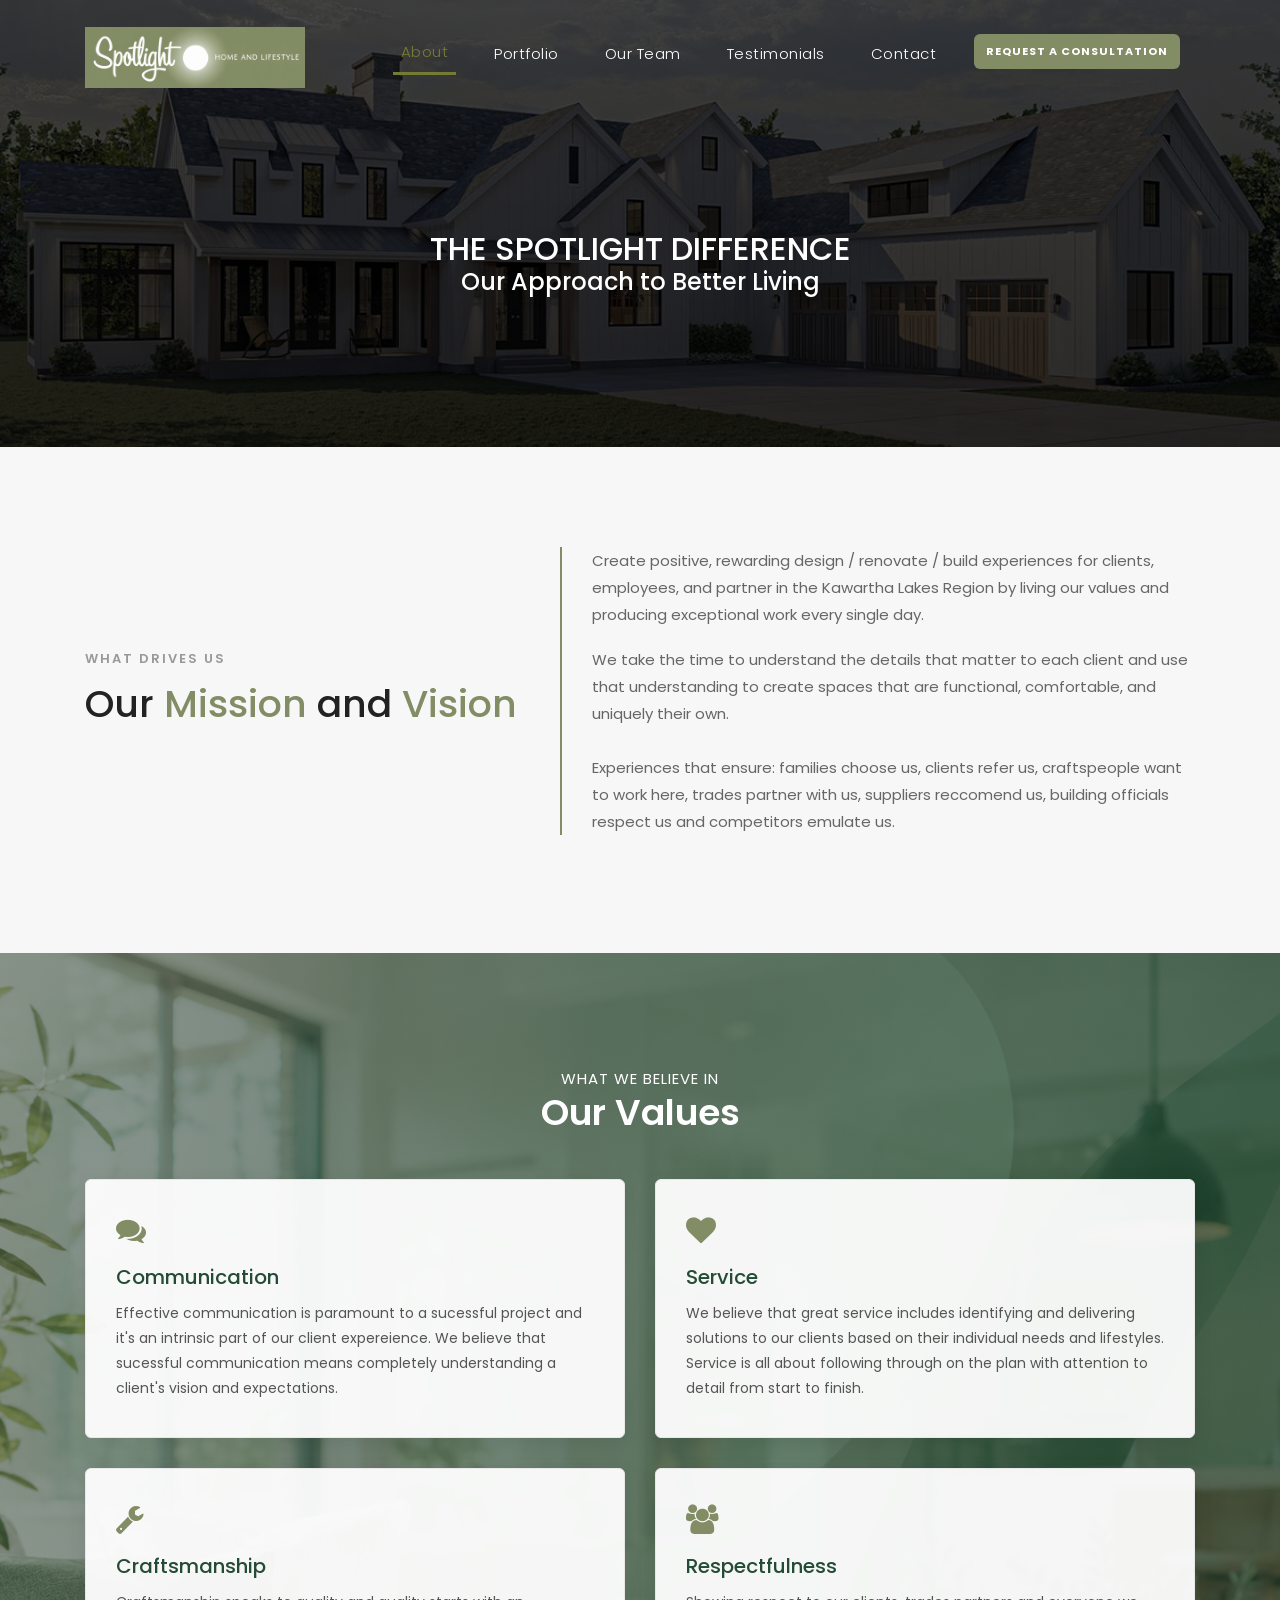
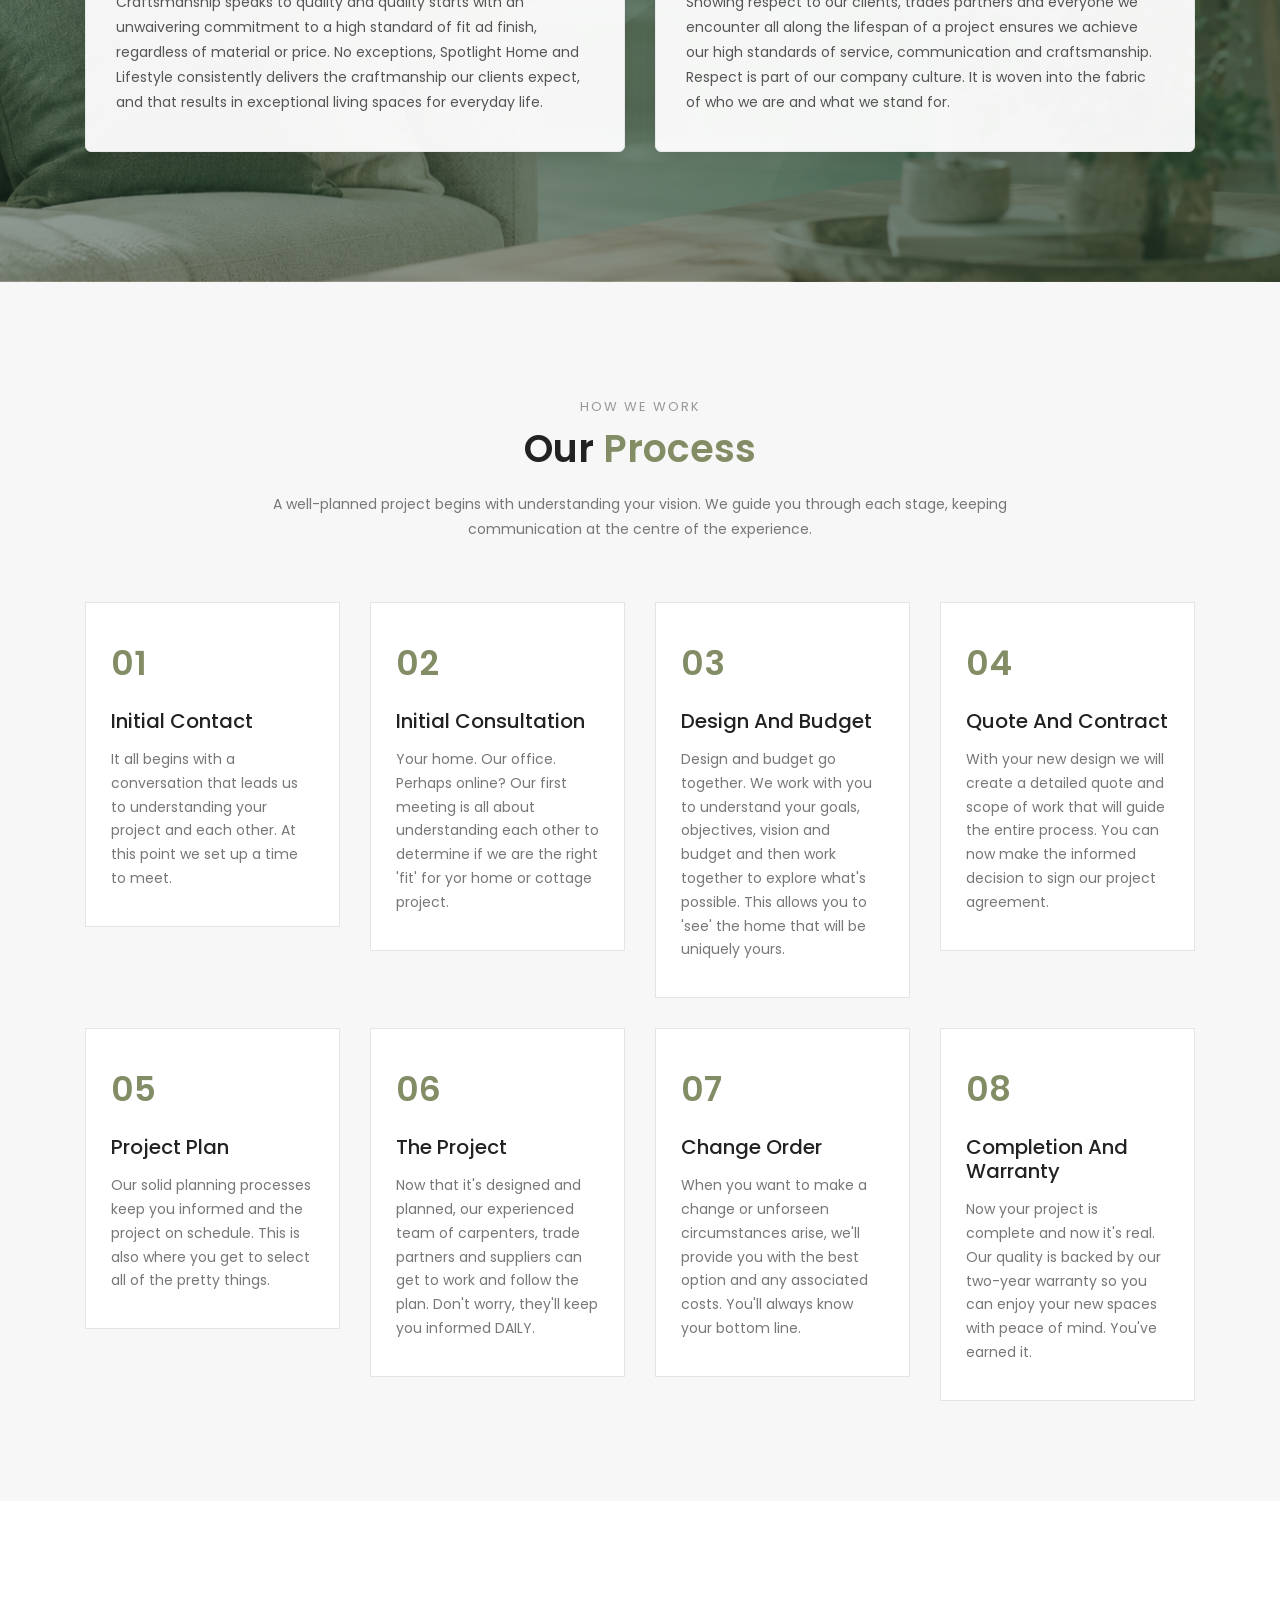
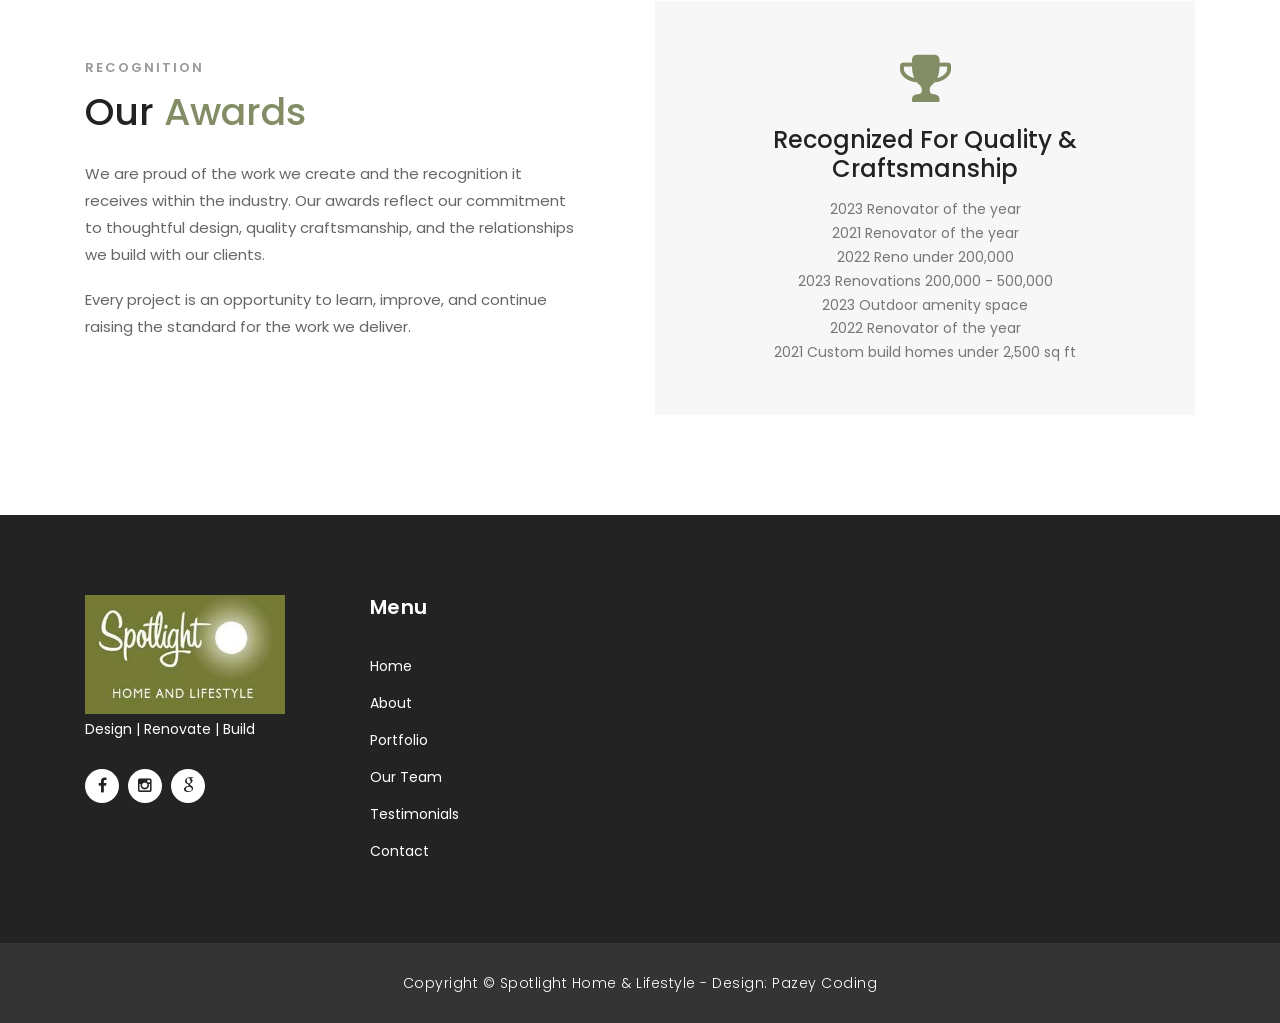
<file: about-spotlight.html>
<!DOCTYPE html>
<html lang="en">

<head>

  <meta charset="utf-8">
  <meta name="viewport" content="width=device-width, initial-scale=1, shrink-to-fit=no">

  <meta name="description" content="Learn more about Spotlight Home & Lifestyle, our approach to design, renovation and construction, and the values that guide every project.">

  <title>Spotlight Home & Lifestyle</title>

  <!-- Bootstrap -->
  <link href="vendor/bootstrap/css/bootstrap.min.css" rel="stylesheet">

  <!-- Fonts -->
  <link href="https://fonts.googleapis.com/css?family=Poppins:100,200,300,400,500,600,700,800,900&display=swap" rel="stylesheet">

  <!-- CSS -->
  <link rel="stylesheet" href="assets/css/fontawesome.css">
  <link rel="stylesheet" href="assets/css/spotlight.css">
  <link rel="stylesheet" href="assets/css/owl.css">

</head>

<body>

<!-- =========================================
HEADER
========================================= -->

<header>
  <nav class="navbar navbar-expand-lg">

    <div class="container">

      <a class="navbar-brand" href="index.html">
        <img src="spotlight-logo-long.PNG"
             alt="Spotlight Home & Lifestyle"
             style="max-width:250px; max-height:400px;">
      </a>

      <button class="navbar-toggler"
              type="button"
              data-toggle="collapse"
              data-target="#navbarResponsive"
              aria-controls="navbarResponsive"
              aria-expanded="false"
              aria-label="Toggle navigation">

        <span class="navbar-toggler-icon"></span>

      </button>

      <div class="collapse navbar-collapse" id="navbarResponsive">

        <ul class="navbar-nav ml-auto">

    

          <li class="nav-item active">
            <a class="nav-link" href="about-spotlight.html">About</a>
          </li>

          <li class="nav-item">
            <a class="nav-link" href="spotlight-projects.html">Portfolio</a>
          </li>

          <li class="nav-item">
            <a class="nav-link" href="spotlight-team.html">Our Team</a>
          </li>

          <li class="nav-item">
            <a class="nav-link" href="spotlight-testimonials.html">Testimonials</a>
          </li>

    <li class="nav-item">
  <a class="nav-link" href="contact-spotlight.html">Contact</a>
</li>

<li class="nav-item consultation-nav-item">
  <a class="consultation-nav-btn" href="contact-spotlight.html">
    Request a Consultation
  </a>
</li>

        </ul>

      </div>

    </div>

  </nav>
</header>


<!-- =========================================
PAGE BANNER
========================================= -->

<div class="page-heading">

  <div class="container">

    <div class="row">

      <div class="col-md-12">

        <div class="text-content">

          <h2>THE SPOTLIGHT DIFFERENCE</h2>

          <h4>Our Approach to Better Living</h4>

        </div>

      </div>

    </div>

  </div>

</div>





<!-- =========================================
MISSION
========================================= -->

<section class="about-feature-section">

  <div class="container">

    <div class="row align-items-center">

      <div class="col-md-5">

        <div class="about-section-heading">

          <span>WHAT DRIVES US</span>

          <h2>Our <em>Mission</em> and <em>Vision</em></h2>

        </div>

      </div>

      <div class="col-md-7">

        <div class="about-large-text">

          <p>
         Create positive, rewarding design / renovate / build experiences for clients, employees, and partner in the Kawartha Lakes Region by living our values and producing exceptional work every single day.
          </p>

          <p>
            We take the time to understand the details that matter to
            each client and use that understanding to create spaces that
            are functional, comfortable, and uniquely their own.<br><br>
            Experiences that ensure: families choose us, clients refer us, craftspeople want to work here, trades partner with us, suppliers reccomend us, building officials respect us and competitors emulate us.
          </p>

          
        </div>

      </div>

    </div>

  </div>

</section>


<!-- =========================================
VALUES
========================================= -->

<section class="about-values">

  <div class="container">

    <div class="row">

      <div class="col-md-12">

        <div class="section-heading">

          <span style="color: white;">WHAT WE BELIEVE IN</span>

          <h2>Our Values</h2>

        </div>

      </div>

    </div>


    <!-- ROW 1 -->

    <div class="row">

      <div class="col-md-6">

        <div class="value-card">

          <i class="fa fa-comments"></i>

          <h4>Communication</h4>

          <p>
            Effective communication is paramount to a sucessful project and it's an intrinsic part of our client expereience. We believe that sucessful communication means completely understanding a client's vision and expectations. 
          </p>

        </div>

      </div>


      <div class="col-md-6">

        <div class="value-card">

          <i class="fa fa-heart"></i>

          <h4>Service</h4>

          <p>
           We believe that great service includes identifying and delivering solutions to our clients based on their individual needs and lifestyles. Service is all about following through on the plan with attention to detail from start to finish.
          </p>

        </div>

      </div>

    </div>


    <!-- ROW 2 -->

    <div class="row">

      <div class="col-md-6">

        <div class="value-card">

          <i class="fa fa-wrench"></i>

          <h4>Craftsmanship</h4>

          <p>
          Craftsmanship speaks to quality and quality starts with an unwaivering commitment to a high standard of fit ad finish, regardless of material or price. No exceptions, Spotlight Home and Lifestyle consistently delivers the craftmanship our clients expect, and that results in exceptional living spaces for everyday life.
          </p>

        </div>

      </div>


      <div class="col-md-6">

        <div class="value-card">

          <i class="fa fa-users"></i>

          <h4>Respectfulness</h4>

          <p>
            Showing respect to our clients, trades partners and everyone we encounter all along the lifespan of a project ensures we achieve our high standards of service, communication and craftsmanship. Respect is part of our company culture. It is woven into the fabric of who we are and what we stand for.
          </p>

        </div>

      </div>

    </div>

  </div>

</section>


<!-- =========================================
PROCESS
========================================= -->

<section class="about-process" ID="process">

  <div class="container">

    <div class="row">

      <div class="col-md-12">

        <div class="section-heading">

          <span>HOW WE WORK</span>

          <h2>Our <em>Process</em></h2>

          <p>
            A well-planned project begins with understanding your vision.
            We guide you through each stage, keeping communication at the
            centre of the experience.
          </p>

        </div>

      </div>

    </div>


    <div class="row">

      <div class="col-md-3">

        <div class="process-card">

          <div class="process-number">01</div>

          <h4>Initial Contact</h4>

          <p>
       It all begins with a conversation that leads us to understanding your project and each other. At this point we set up a time to meet.
          </p>

        </div>

      </div>


      <div class="col-md-3">

        <div class="process-card">

          <div class="process-number">02</div>

          <h4>Initial Consultation</h4>

          <p>
           Your home. Our office. Perhaps online? Our first meeting is all about understanding each other to determine if we are the right 'fit' for yor home or cottage project.
          </p>

        </div>

      </div>


      <div class="col-md-3">

        <div class="process-card">

          <div class="process-number">03</div>

          <h4>Design And Budget</h4>

          <p>
           Design and budget go together. We work with you to understand your goals, objectives, vision and budget and then work together to explore what's possible. This allows you to 'see' the home that will be uniquely yours.
          </p>

        </div>

      </div>


      <div class="col-md-3">

        <div class="process-card">

          <div class="process-number">04</div>

          <h4>Quote And Contract</h4>

          <p>
    With your new design we will create a detailed quote and scope of work that will guide the entire process. You can now make the informed decision to sign our project agreement.
          </p>

        </div>

      </div>

            <div class="col-md-3">

        <div class="process-card">

          <div class="process-number">05</div>

          <h4>Project Plan</h4>

          <p>
Our solid planning processes keep you informed and the project on schedule. This is also where you get to select all of the pretty things.
          </p>

        </div>

      </div>

                  <div class="col-md-3">

        <div class="process-card">

          <div class="process-number">06</div>

          <h4>The Project</h4>

          <p>
Now that it's designed and planned, our experienced team of carpenters, trade partners and suppliers can get to work and follow the plan. Don't worry, they'll keep you informed DAILY.
          </p>

        </div>

      </div>

      
                  <div class="col-md-3">

        <div class="process-card">

          <div class="process-number">07</div>

          <h4>Change Order</h4>

          <p>
When you want to make a change or unforseen circumstances arise, we'll provide you with the best option and any associated costs. You'll always know your bottom line.
          </p>

        </div>

      </div>

                    <div class="col-md-3">

        <div class="process-card">

          <div class="process-number">08</div>

          <h4>Completion And Warranty</h4>

          <p>
Now your project is complete and now it's real. Our quality is backed by our two-year warranty so you can enjoy your new spaces with peace of mind. You've earned it.
          </p>

        </div>

      </div>


    </div>

  </div>

</section>


<!-- =========================================
AWARDS
========================================= -->

<section class="about-awards" ID="awards">

  <div class="container">

    <div class="row align-items-center">

      <div class="col-md-6">

        <div class="awards-content">

          <span>RECOGNITION</span>

          <h2>Our <em>Awards</em></h2>

          <p>
            We are proud of the work we create and the recognition it
            receives within the industry. Our awards reflect our
            commitment to thoughtful design, quality craftsmanship,
            and the relationships we build with our clients.
          </p>

          <p>
            Every project is an opportunity to learn, improve, and
            continue raising the standard for the work we deliver.
          </p>

        </div>

      </div>


      <div class="col-md-6">

        <div class="award-placeholder">

          <i class="fa fa-trophy"></i>

          <h4>Recognized For Quality & Craftsmanship</h4>

          <p>
          
2023 Renovator of the year<br>
2021 Renovator of the year<br>
2022 Reno under 200,000<br>
2023 Renovations 200,000 - 500,000<br>
2023 Outdoor amenity space<br>
2022 Renovator of the year<br>
2021 Custom build homes under 2,500 sq ft 
          </p>

        </div>

      </div>

    </div>

  </div>

</section>





<!-- =========================================
FOOTER
========================================= -->

<footer>

  <div class="container">

    <div class="row">

      <div class="col-md-3 footer-item">

   <img src="spotlight logo.jpg" alt="Spotlight Logo" style="max-width: 200px; max-height: 250px;">

        <p>Design | Renovate | Build</p>

       <ul class="social-icons">
  <li>
    <a rel="nofollow" href="https://www.facebook.com/spotlighthomeandlifestyle" target="_blank">
      <i class="fa fa-facebook"></i>
    </a>
  </li>

  <li>
    <a href="https://www.instagram.com/spotlighthomeandlifestyle?stkn=MXFjdmdoZDBtM3pxMg==">
      <i class="fa fa-instagram"></i>
    </a>
  </li>

  <li>
    <a href="https://share.google/CDrPjOCN7Ba2OfGo3">
      <i class="fa fa-google"></i>
    </a>
  </li>
</ul>

      </div>


      <div class="col-md-3 footer-item">

        <h4>Menu</h4>

        <ul class="menu-list">

          <li><a href="index.html">Home</a></li>
          <li><a href="about-spotlight.html">About</a></li>
          <li><a href="spotlight-projects.html">Portfolio</a></li>
          <li><a href="spotlight-team.html">Our Team</a></li>
          <li><a href="spotlight-testimonials.html">Testimonials</a></li>
          <li><a href="contact-spotlight.html">Contact</a></li>

        </ul>

      </div>




        

              </div>

            </div>

          </form>

        </div>

      </div>

    </div>

  </div>

</footer>


<div class="sub-footer">

  <div class="container">

    <div class="row">

      <div class="col-md-12">

        <p>
          Copyright &copy; Spotlight Home & Lifestyle
          - Design: Pazey Coding
        </p>

      </div>

    </div>

  </div>

</div>


<!-- =========================================
SCRIPTS
========================================= -->

<script src="vendor/jquery/jquery.min.js"></script>
<script src="vendor/bootstrap/js/bootstrap.bundle.min.js"></script>

    <!-- Additional Scripts -->
<script src="assets/js/custom.js"></script>
<script src="assets/js/owl.js"></script>
<script src="assets/js/slick.js"></script>
<script src="assets/js/accordions.js"></script>

</body>
</html>
</file>
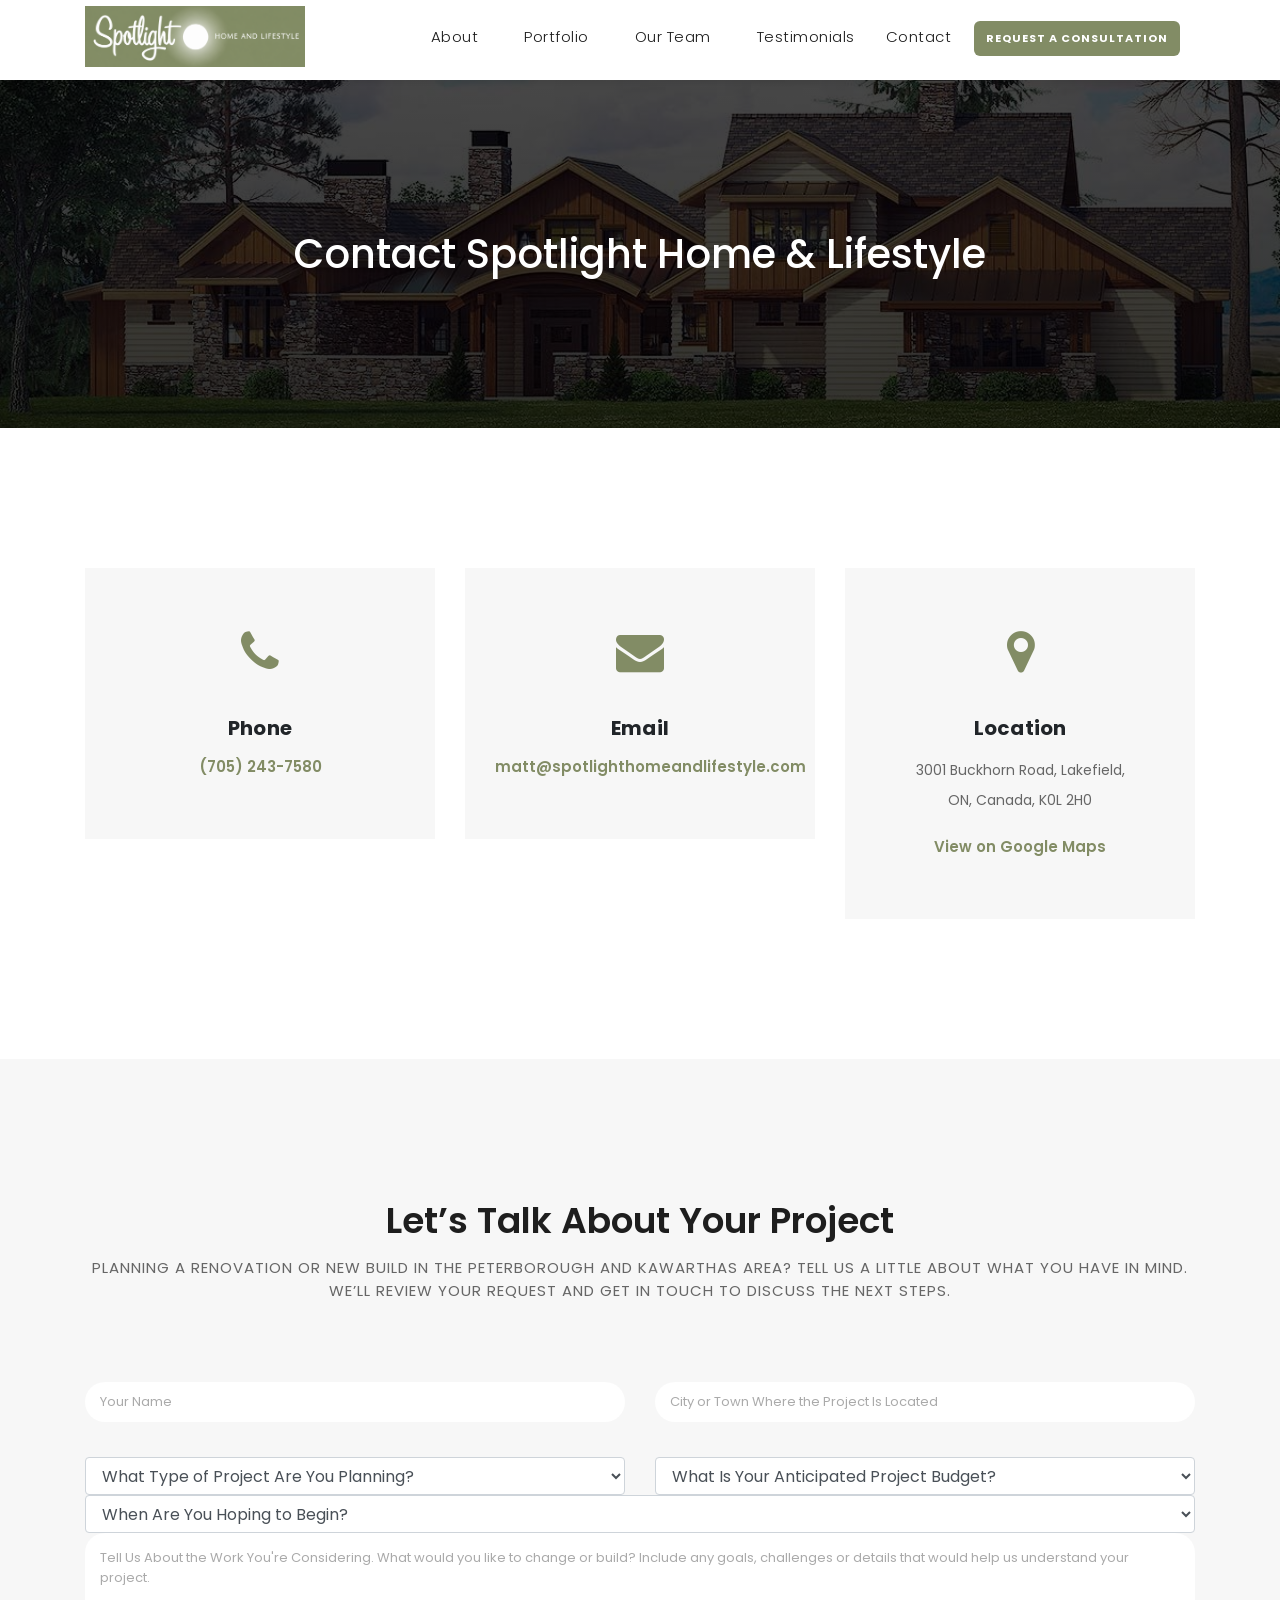
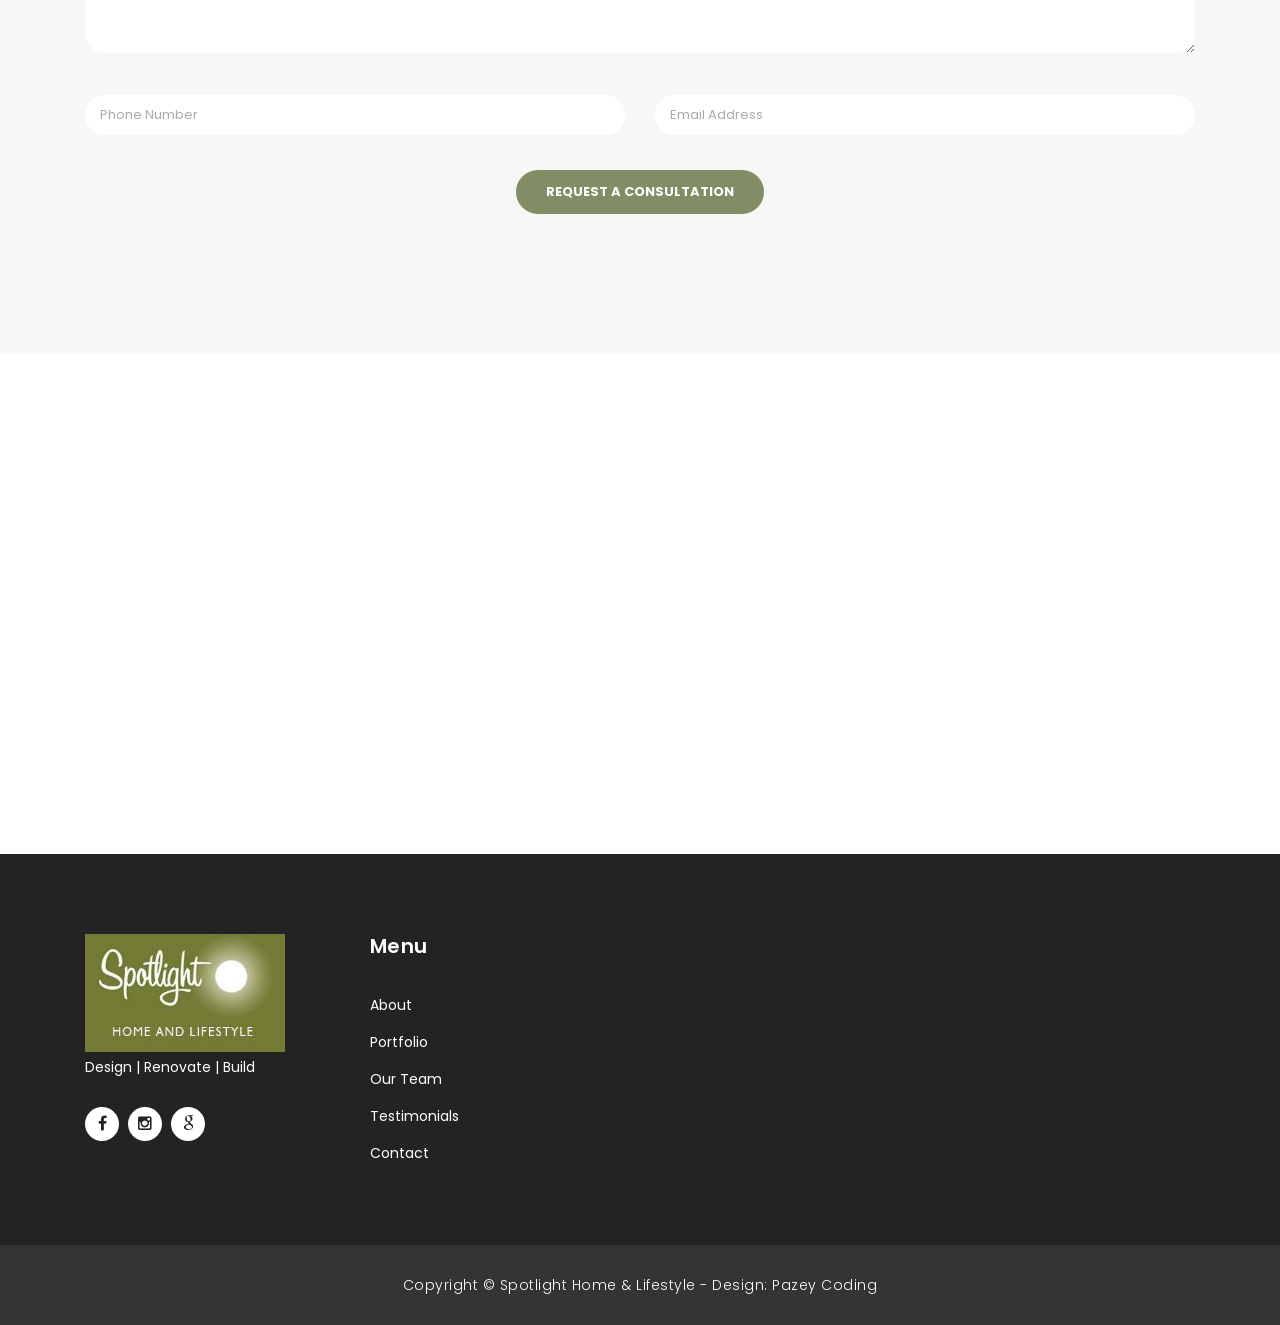
<file: contact-spotlight.html>
<!DOCTYPE html>
<html lang="en">

  <head>

    <meta charset="utf-8">
    <meta name="viewport" content="width=device-width, initial-scale=1, shrink-to-fit=no">
    <meta name="description" content="">
    <meta name="author" content="TemplateMo">
    <link href="https://fonts.googleapis.com/css?family=Poppins:100,200,300,400,500,600,700,800,900&display=swap" rel="stylesheet">

    <title>Spotlight Home & Lifestyle</title>

    <!-- Bootstrap core CSS -->
    <link href="vendor/bootstrap/css/bootstrap.min.css" rel="stylesheet">

    <!-- Additional CSS Files -->
    <link rel="stylesheet" href="assets/css/fontawesome.css">
    <link rel="stylesheet" href="assets/css/spotlight.css">
    <link rel="stylesheet" href="assets/css/owl.css">

  </head>

  <body>

    <!-- ***** Preloader Start ***** -->
    <div id="preloader">
        <div class="jumper">
            <div></div>
            <div></div>
            <div></div>
        </div>
    </div>  
    <!-- ***** Preloader End ***** -->



    <header class="">
      <nav class="navbar navbar-expand-lg">
        <div class="container">
          <a class="navbar-brand" href="index.html"><img src="spotlight-logo-long.PNG" style="max-width: 250px; max-height: 400px;"></a>
          <button class="navbar-toggler" type="button" data-toggle="collapse" data-target="#navbarResponsive" aria-controls="navbarResponsive" aria-expanded="false" aria-label="Toggle navigation">
            <span class="navbar-toggler-icon"></span>
          </button>
          <div class="collapse navbar-collapse" id="navbarResponsive">
            <ul class="navbar-nav ml-auto">
              <li class="nav-item active">
             
              <li class="nav-item">
                <a class="nav-link" href="about-spotlight.html">About</a>
              </li>  
              <li class="nav-item">
                <a class="nav-link" href="spotlight-projects.html">Portfolio</a>
              </li>                          
              <li class="nav-item">
                <a class="nav-link" href="spotlight-team.html">Our Team</a>
              </li>
              <li class="nav-item">
                <a class="nav-link" href="spotlight-testimonials.html">Testimonials</a>
              </li>
               <a class="nav-link" href="contact-spotlight.html">Contact</a>
</li>

<li class="nav-item consultation-nav-item">
  <a class="consultation-nav-btn" href="contact-spotlight.html">
    Request a Consultation
  </a>
</li>
            </ul>
          </div>
        </div>
      </nav>
    </header>

    <!-- Page Content -->
    <div class="page-heading4 header-text">
      <div class="container">
        <div class="row">
          <div class="col-md-12">
            <h1>Contact Spotlight Home & Lifestyle</h1>

          </div>
        </div>
      </div>
    </div>

    <div class="contact-information">
      <div class="container">
        <div class="row">
          <div class="col-md-4">
            <div class="contact-item">
              <i class="fa fa-phone"></i>
              <h4>Phone</h4>
              
              <a href="+1-705-243-7580">(705) 243-7580</a>
            </div>
          </div>
          <div class="col-md-4">
            <div class="contact-item">
              <i class="fa fa-envelope"></i>
              <h4>Email</h4>
       
              <a href="mailto:matt@spotlighthomeandlifestyle.com">matt@spotlighthomeandlifestyle.com</a>
            </div>
          </div>
          <div class="col-md-4">
            <div class="contact-item">
              <i class="fa fa-map-marker"></i>
              <h4>Location</h4>
              <p>
3001 Buckhorn Road, Lakefield, <br> ON, Canada, K0L 2H0</p>
              <a href="#">View on Google Maps</a>
            </div>
          </div>
        </div>
</div>
</div>

<div class="callback-form contact-us">
  <div class="container">
    <div class="row">

      <div class="col-md-12">
        <div class="section-heading">
          <h2>Let’s Talk About Your Project</h2>
          <span>
        Planning a renovation or new build in the Peterborough and Kawarthas area? Tell us a little about what you have in mind. We’ll review your request and get in touch to discuss the next steps.
          </span>
        </div>
      </div>

      <div class="col-md-12">
        <div class="contact-form">

               <form id="project-consultation"
      action="https://formsubmit.co/matt@spotlighthomeandlifestyle.com"
      method="POST">
      

        <!-- Email settings -->
  <input type="hidden" name="_subject" value="New Project Consultation Request - Spotlight Home & Lifestyle">
  <input type="hidden" name="_template" value="table">

  <input type="hidden" name="_next" value="https://spotlighthomeandlifestyle.com/thank-you.html">

            <!-- Name + Location -->
            <div class="row">

              <div class="col-lg-6 col-md-12">
                <fieldset>
                  <input
                    name="name"
                    type="text"
                    class="form-control"
                    id="name"
                    placeholder="Your Name"
                    required>
                </fieldset>
              </div>

              <div class="col-lg-6 col-md-12">
                <fieldset>
                  <input
                    name="project_location"
                    type="text"
                    class="form-control"
                    id="project_location"
                    placeholder="City or Town Where the Project Is Located"
                    required>
                </fieldset>
                
              </div>

              <!-- Project Type -->
              <div class="col-lg-6 col-md-12">
                <fieldset>
                  <select
                    name="project_type"
                    class="form-control"
                    id="project_type"
                    required>
                    <option value="" disabled selected>
                      What Type of Project Are You Planning?
                    </option>
                    <option value="Interior renovation">Interior renovation</option>
                    <option value="Basement renovation or finishing">
                      Basement renovation or finishing
                    </option>
                    <option value="Kitchen or bathroom renovation">
                      Kitchen or bathroom renovation
                    </option>
                    <option value="Addition">Addition</option>
                    <option value="New home, garage or other new build">
                      New home, garage or other new build
                    </option>
                    <option value="Outdoor living space or deck">
                      Outdoor living space or deck
                    </option>
                    <option value="Secondary suite">Secondary suite</option>
                    <option value="Other">Other</option>
                  </select>
                </fieldset>
              </div>

              <!-- Budget -->
              <div class="col-lg-6 col-md-12">
                <fieldset>
                  <select
                    name="project_budget"
                    class="form-control"
                    id="project_budget"
                    required>
                    <option value="" disabled selected>
                      What Is Your Anticipated Project Budget?
                    </option>
                    <option value="$25,000–$75,000">$25,000–$75,000</option>
                    <option value="$75,000–$150,000">$75,000–$150,000</option>
                    <option value="$150,000–$300,000">$150,000–$300,000</option>
                    <option value="$300,000–$500,000">$300,000–$500,000</option>
                    <option value="$500,000+">$500,000+</option>
                  </select>
                </fieldset>
              </div>

              <!-- Timeline -->
              <div class="col-lg-12">
                <fieldset>
                  <select
                    name="project_timeline"
                    class="form-control"
                    id="project_timeline"
                    required>
                    <option value="" disabled selected>
                      When Are You Hoping to Begin?
                    </option>
                    <option value="Within 3–6 months">Within 3–6 months</option>
                    <option value="Within 6–12 months">Within 6–12 months</option>
                    <option value="More than 12 months from now">
                      More than 12 months from now
                    </option>
                    <option value="I'm still exploring options">
                      I’m still exploring options
                    </option>
                  </select>
                </fieldset>
              </div>

              <!-- Project Details -->
              <div class="col-lg-12">
                <fieldset>
                  <textarea
                    name="project_details"
                    rows="7"
                    class="form-control"
                    id="project_details"
                    placeholder="Tell Us About the Work You're Considering. What would you like to change or build? Include any goals, challenges or details that would help us understand your project."
                    required></textarea>
                </fieldset>
         
              </div>

              <!-- Phone -->
              <div class="col-lg-6 col-md-12">
                <fieldset>
                  <input
                    name="phone"
                    type="tel"
                    class="form-control"
                    id="phone"
                    placeholder="Phone Number"
                    required>
                </fieldset>
              </div>

              <!-- Email -->
              <div class="col-lg-6 col-md-12">
                <fieldset>
                  <input
                    name="email"
                    type="email"
                    class="form-control"
                    id="email"
                    placeholder="Email Address"
                    required>
                </fieldset>
              </div>

              <!-- Submit -->
              <div class="col-lg-12">
                <fieldset>
                  <button
                    type="submit"
                    id="form-submit"
                    class="filled-button">
                    Request a Consultation
                  </button>
                </fieldset>
              </div>

            </div>

          </form>

        </div>
      </div>

    </div>
  </div>
</div>


    <div id="map">
<!-- How to change your own map point
	1. Go to Google Maps
	2. Click on your location point
	3. Click "Share" and choose "Embed map" tab
	4. Copy only URL and paste it within the src="" field below
-->
<div class="map-container">
  <iframe
    src="https://www.google.com/maps/embed?pb=!1m23!1m12!1m3!1d91370.40932722544!2d-78.5547277!3d44.3032628!2m3!1f0!2f0!3f0!3m2!1i1024!2i768!4f13.1!4m8!3e6!4m0!4m5!1s0x89d58987fb1a2a81%3A0x171cf374ee528dcc!2sSpotlight%20Home%20%26%20Lifestyle%20Inc.%2C%203001%20Buckhorn%20Rd%2C%20Lakefield%2C%20ON%20K0L%202H0!3m2!1d44.5312304!2d-78.32572979999999!5e0!3m2!1sen!2sca!4v1790645018266!5m2!1sen!2sca"
    loading="lazy"
    allowfullscreen
    referrerpolicy="strict-origin-when-cross-origin">
  </iframe>
</div>
    </div>



    <!-- Footer Starts Here -->
    <footer>
      <div class="container">
        <div class="row">
          <div class="col-md-3 footer-item">
            <img src="spotlight logo.jpg" alt="Spotlight Logo" style="max-width: 200px; max-height: 250px;">
            <p>Design | Renovate | Build</p>
<ul class="social-icons">
  <li>
    <a rel="nofollow" href="https://www.facebook.com/spotlighthomeandlifestyle" target="_blank">
      <i class="fa fa-facebook"></i>
    </a>
  </li>

  <li>
    <a href="https://www.instagram.com/spotlighthomeandlifestyle?stkn=MXFjdmdoZDBtM3pxMg==">
      <i class="fa fa-instagram"></i>
    </a>
  </li>

  <li>
    <a href="https://share.google/CDrPjOCN7Ba2OfGo3">
      <i class="fa fa-google"></i>
    </a>
  </li>



</ul>
             
            </ul>
          </div>
          <div class="col-md-3 footer-item">
            <h4>Menu</h4>
            <ul class="menu-list">
              <li><a href="about-spotlight.html">About</a></li>
              <li><a href="spotlight-projects.html">Portfolio</a></li>
              <li><a href="spotlight-team.html">Our Team</a></li>
              <li><a href="spotlight-testimonials.html">Testimonials</a></li>
              <li><a href="contact-spotlight.html">Contact</a></li>
            </ul>
          </div>

          <div class="col-md-3 footer-item last-item">
  
            </div>
          </div>
        </div>
      </div>
    </footer>
    
    <div class="sub-footer">
      <div class="container">
        <div class="row">
          <div class="col-md-12">
            <p>Copyright &copy; Spotlight Home & Lifestyle 
            
            - Design: Pazey Coding</a></p>
          </div>
        </div>
      </div>
    </div>

    <!-- Bootstrap core JavaScript -->
    <script src="vendor/jquery/jquery.min.js"></script>
    <script src="vendor/bootstrap/js/bootstrap.bundle.min.js"></script>

    <!-- Additional Scripts -->
<script src="assets/js/custom.js"></script>
<script src="assets/js/owl.js"></script>
<script src="assets/js/slick.js"></script>
<script src="assets/js/accordions.js"></script>

    <script language = "text/Javascript"> 
      cleared[0] = cleared[1] = cleared[2] = 0; //set a cleared flag for each field
      function clearField(t){                   //declaring the array outside of the
      if(! cleared[t.id]){                      // function makes it static and global
          cleared[t.id] = 1;  // you could use true and false, but that's more typing
          t.value='';         // with more chance of typos
          t.style.color='#fff';
          }
      }
    </script>

  </body>
</html>
</file>
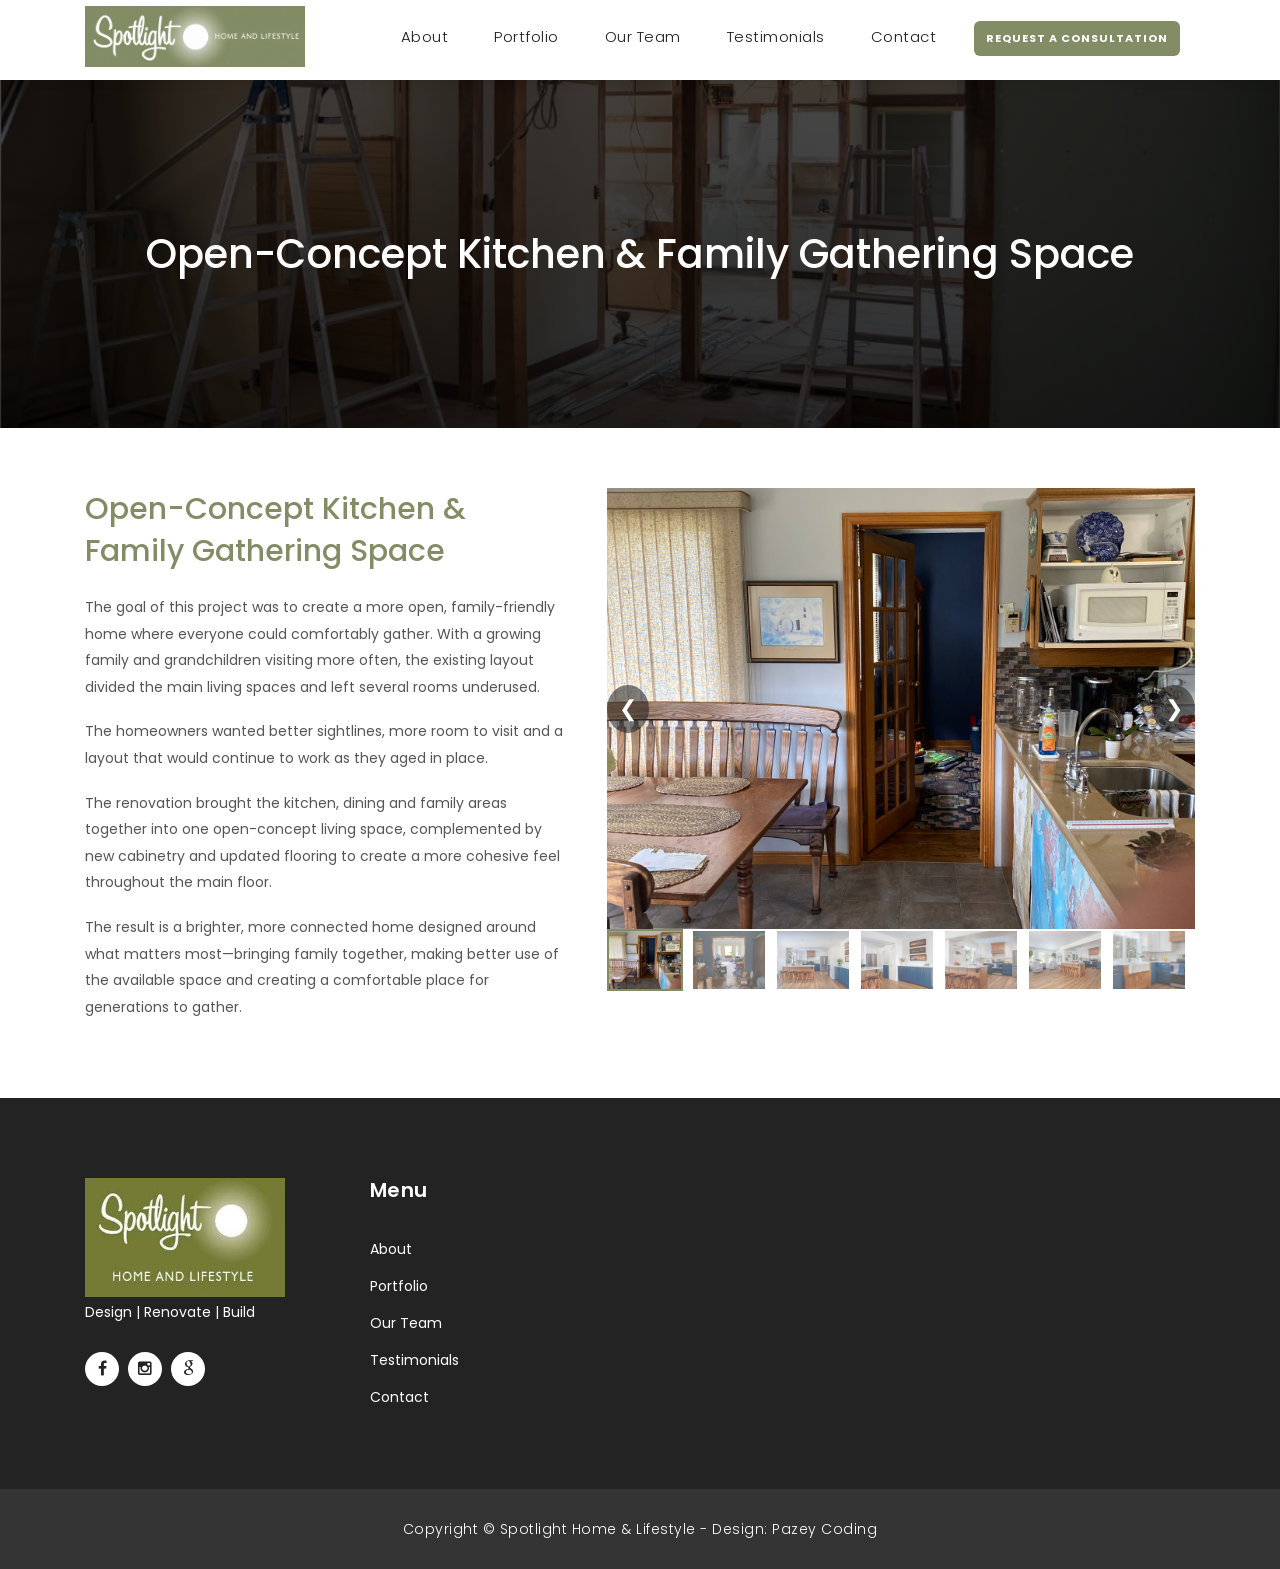
<file: gathering-space.html>
<!DOCTYPE html>
<html lang="en">

<head>
  <meta charset="utf-8">
  <meta name="viewport" content="width=device-width, initial-scale=1, shrink-to-fit=no">

  <link href="https://fonts.googleapis.com/css?family=Poppins:100,200,300,400,500,600,700,800,900&display=swap" rel="stylesheet">

  <meta name="description" content="Explore an open-concept kitchen renovation by Spotlight Home & Lifestyle in the Kawarthas, featuring updated cabinetry, improved flow and a family-friendly living space designed for generations to gather.">

  <meta name="author" content="Spotlight Home & Lifestyle">

  <title>Open-Concept Kitchen Renovation | Spotlight Home & Lifestyle</title>

  <meta property="og:title" content="Open-Concept Kitchen & Family Gathering Space | Spotlight Home & Lifestyle">
  <meta property="og:description" content="Discover a thoughtfully renovated main floor that brings the kitchen, dining and family areas together in a brighter, more connected home.">
  <meta property="og:type" content="website">

  <!-- Bootstrap core CSS -->
  <link href="vendor/bootstrap/css/bootstrap.min.css" rel="stylesheet">

  <!-- Additional CSS Files -->
  <link rel="stylesheet" href="assets/css/fontawesome.css">
  <link rel="stylesheet" href="assets/css/spotlight.css">
  <link rel="stylesheet" href="assets/css/owl.css">

  <style>
    /* Project layout */
    .portfolio-project {
      padding: 60px 0;
    }

    .project-layout {
      display: grid;
      grid-template-columns: minmax(0, 0.9fr) minmax(0, 1.1fr);
      align-items: start;
      gap: 40px;
    }

    .project-description {
      min-width: 0;
    }

    .project-description h2 {
      margin-bottom: 22px;
      line-height: 1.4;
    }

    .project-description p {
      margin-bottom: 18px;
      line-height: 1.9;
    }

    /* Slideshow */
    .project-slideshow {
      width: 100%;
      min-width: 0;
    }

    .slideshow-wrapper {
      width: 100%;
      margin: 0;
      padding: 0;
      background: transparent;
      border: none;
      box-shadow: none;
    }

    .main-slide {
      position: relative;
      width: 100%;
      aspect-ratio: 4 / 3;
      overflow: hidden;
      background: transparent;
      border: none;
      box-shadow: none;
    }

    .main-slide > img {
      display: block;
      width: 100%;
      height: 100%;
      object-fit: cover;
      object-position: center;
      border: none;
      box-shadow: none;
      transition: opacity 0.2s ease;
    }

    .slide-caption {
      position: absolute;
      left: 0;
      bottom: 0;
      padding: 12px 18px;
      background: rgba(30, 30, 30, 0.65);
      color: #fff;
    }

    .slide-caption h2 {
      margin: 0;
      color: #fff;
      font-size: 16px;
      font-weight: 600;
      letter-spacing: 2px;
    }

    .slide-arrow {
      position: absolute;
      top: 50%;
      transform: translateY(-50%);
      display: flex;
      align-items: center;
      justify-content: center;
      width: 42px;
      height: 48px;
      padding: 0;
      color: #fff;
      background: rgba(30, 30, 30, 0.55);
      border: none;
      cursor: pointer;
      font-size: 22px;
      transition: background 0.2s ease;
    }

    .slide-arrow:hover {
      background: #828C65;
    }

    .slide-arrow.prev {
      left: 0;
    }

    .slide-arrow.next {
      right: 0;
    }

    /* Thumbnails directly below the main photo */
    .thumbnail-wrapper {
      display: grid;
      grid-template-columns: repeat(6, minmax(0, 1fr));
      gap: 8px;
      width: 100%;
      margin: 10px 0 0;
      padding: 0;
      background: transparent;
      border: none;
      box-shadow: none;
    }

    .thumbnail {
      width: 100%;
      aspect-ratio: 1 / 1;
      min-width: 0;
      overflow: hidden;
      padding: 0;
      border: 2px solid transparent;
      cursor: pointer;
      opacity: 0.75;
      transition: opacity 0.2s ease, border-color 0.2s ease;
    }

    .thumbnail:hover {
      opacity: 1;
    }

    .thumbnail.active {
      border-color: #828C65;
      opacity: 1;
    }

    .thumbnail img {
      display: block;
      width: 100%;
      height: 100%;
      object-fit: cover;
      border: none;
      box-shadow: none;
    }

    /* Tablet */
    @media (max-width: 991px) {
      .project-layout {
        gap: 28px;
      }

      .thumbnail-wrapper {
        grid-template-columns: repeat(4, minmax(0, 1fr));
      }
    }

    /* Mobile: description above slideshow */
    @media (max-width: 767px) {
      .portfolio-project {
        padding: 35px 0 45px;
      }

      .project-layout {
        display: flex;
        flex-direction: column;
        gap: 25px;
      }

      .project-description {
        order: 1;
        width: 100%;
      }

      .project-slideshow {
        order: 2;
        width: 100%;
      }

      .project-description h2 {
        margin-bottom: 16px;
        font-size: 25px;
      }

      .project-description p {
        font-size: 14px;
        line-height: 1.8;
      }

      .thumbnail-wrapper {
        grid-template-columns: repeat(4, minmax(0, 1fr));
        gap: 7px;
      }

      .slide-arrow {
        width: 36px;
        height: 42px;
        font-size: 19px;
      }
    }

    @media (max-width: 400px) {
      .thumbnail-wrapper {
        grid-template-columns: repeat(3, minmax(0, 1fr));
      }
    }
  </style>
</head>

<body>

  <!-- Preloader -->
  <div id="preloader">
    <div class="jumper">
      <div></div>
      <div></div>
      <div></div>
    </div>
  </div>

  <!-- Header and Navigation -->
  <header class="">
    <nav class="navbar navbar-expand-lg">
      <div class="container">

        <a class="navbar-brand" href="index.html">
          <img src="spotlight-logo-long.PNG" style="max-width: 250px; max-height: 400px;" alt="Spotlight Home & Lifestyle">
        </a>

        <button class="navbar-toggler" type="button" data-toggle="collapse" data-target="#navbarResponsive" aria-controls="navbarResponsive" aria-expanded="false" aria-label="Toggle navigation">
          <span class="navbar-toggler-icon"></span>
        </button>

        <div class="collapse navbar-collapse" id="navbarResponsive">
          <ul class="navbar-nav ml-auto">

            <li class="nav-item">
              <a class="nav-link" href="about-spotlight.html">About</a>
            </li>

            <li class="nav-item">
              <a class="nav-link" href="spotlight-projects.html">Portfolio</a>
            </li>

            <li class="nav-item">
              <a class="nav-link" href="spotlight-team.html">Our Team</a>
            </li>

            <li class="nav-item">
              <a class="nav-link" href="spotlight-testimonials.html">Testimonials</a>
            </li>

            <li class="nav-item">
              <a class="nav-link" href="contact-spotlight.html">Contact</a>
            </li>

            <li class="nav-item consultation-nav-item">
              <a class="consultation-nav-btn" href="contact-spotlight.html">
                Request a Consultation
              </a>
            </li>

          </ul>
        </div>
      </div>
    </nav>
  </header>

  <!-- Page Content -->

  <!-- Portfolio Heading -->
  <div class="page-heading3 header-text">
    <div class="container">
      <div class="row">
        <div class="col-md-12">
          <h1>Open-Concept Kitchen &amp; Family Gathering Space</h1>
        </div>
      </div>
    </div>
  </div>

  <!-- Portfolio Slideshow and Description -->
  <section class="portfolio-project">
    <div class="container">

      <div class="project-layout">

        <!-- Project Description: Left on Desktop, Top on Mobile -->
        <div class="project-description">

          <h2 style="color: #828C65;">Open-Concept Kitchen &amp; Family Gathering Space</h2>

          <p>
            The goal of this project was to create a more open, family-friendly
            home where everyone could comfortably gather. With a growing family
            and grandchildren visiting more often, the existing layout divided
            the main living spaces and left several rooms underused.
          </p>

          <p>
            The homeowners wanted better sightlines, more room to visit and a
            layout that would continue to work as they aged in place.
          </p>

          <p>
            The renovation brought the kitchen, dining and family areas together
            into one open-concept living space, complemented by new cabinetry
            and updated flooring to create a more cohesive feel throughout the
            main floor.
          </p>

          <p>
            The result is a brighter, more connected home designed around what
            matters most—bringing family together, making better use of the
            available space and creating a comfortable place for generations
            to gather.
          </p>

        </div>

        <!-- Slideshow: Right on Desktop, Bottom on Mobile -->
        <div class="project-slideshow">

          <div class="slideshow-wrapper">

            <div class="main-slide">

              <img
                id="mainImage"
                src="Pazey Pics/Pazey Pics/Zimnicki/Before 2.jpg"
                alt="Open-concept kitchen renovation before photo"
              >

              <div class="slide-caption">
                <h2 id="slideTitle">BEFORE</h2>
              </div>

              <button
                type="button"
                class="slide-arrow prev"
                onclick="changeSlide(-1)"
                aria-label="Previous image">
                &#10094;
              </button>

              <button
                type="button"
                class="slide-arrow next"
                onclick="changeSlide(1)"
                aria-label="Next image">
                &#10095;
              </button>

            </div>

            <!-- Thumbnails -->
            <div class="thumbnail-wrapper">

              <div class="thumbnail active" role="button" tabindex="0" onclick="showSlide(0)" onkeydown="if(event.key==='Enter'||event.key===' '){event.preventDefault();showSlide(0)}">
                <img src="Pazey Pics/Pazey Pics/Zimnicki/Before 2.jpg" alt="Before renovation, image 1" loading="lazy">
              </div>

              <div class="thumbnail" role="button" tabindex="0" onclick="showSlide(1)" onkeydown="if(event.key==='Enter'||event.key===' '){event.preventDefault();showSlide(1)}">
                <img src="Pazey Pics/Pazey Pics/Zimnicki/Before 3.jpg" alt="Before renovation, image 2" loading="lazy">
              </div>

              <div class="thumbnail" role="button" tabindex="0" onclick="showSlide(2)" onkeydown="if(event.key==='Enter'||event.key===' '){event.preventDefault();showSlide(2)}">
                <img src="Pazey Pics/Pazey Pics/Zimnicki/spotlight-kitchen-renovation.jpg" alt="Renovated kitchen, image 1" loading="lazy">
              </div>

              <div class="thumbnail" role="button" tabindex="0" onclick="showSlide(3)" onkeydown="if(event.key==='Enter'||event.key===' '){event.preventDefault();showSlide(3)}">
                <img src="Pazey Pics/Pazey Pics/Zimnicki/spotlight-renovation.jpg" alt="Completed home renovation, image 2" loading="lazy">
              </div>

              <div class="thumbnail" role="button" tabindex="0" onclick="showSlide(4)" onkeydown="if(event.key==='Enter'||event.key===' '){event.preventDefault();showSlide(4)}">
                <img src="Pazey Pics/Pazey Pics/Zimnicki/After 2.jpg" alt="Completed renovation, image 3" loading="lazy">
              </div>

              <div class="thumbnail" role="button" tabindex="0" onclick="showSlide(5)" onkeydown="if(event.key==='Enter'||event.key===' '){event.preventDefault();showSlide(5)}">
                <img src="Pazey Pics/Pazey Pics/Zimnicki/After 4.jpg" alt="Completed renovation, image 4" loading="lazy">
              </div>

              <div class="thumbnail" role="button" tabindex="0" onclick="showSlide(6)" onkeydown="if(event.key==='Enter'||event.key===' '){event.preventDefault();showSlide(6)}">
                <img src="Pazey Pics/Pazey Pics/Zimnicki/After 5.jpg" alt="Completed renovation, image 5" loading="lazy">
              </div>

              <div class="thumbnail" role="button" tabindex="0" onclick="showSlide(7)" onkeydown="if(event.key==='Enter'||event.key===' '){event.preventDefault();showSlide(7)}">
                <img src="Pazey Pics/Pazey Pics/Zimnicki/After 6.jpg" alt="Completed renovation, image 6" loading="lazy">
              </div>

              <div class="thumbnail" role="button" tabindex="0" onclick="showSlide(8)" onkeydown="if(event.key==='Enter'||event.key===' '){event.preventDefault();showSlide(8)}">
                <img src="Pazey Pics/Pazey Pics/Zimnicki/After 7.jpg" alt="Completed renovation, image 7" loading="lazy">
              </div>

              <div class="thumbnail" role="button" tabindex="0" onclick="showSlide(9)" onkeydown="if(event.key==='Enter'||event.key===' '){event.preventDefault();showSlide(9)}">
                <img src="Pazey Pics/Pazey Pics/Zimnicki/After 8.jpg" alt="Completed renovation, image 8" loading="lazy">
              </div>

              <div class="thumbnail" role="button" tabindex="0" onclick="showSlide(10)" onkeydown="if(event.key==='Enter'||event.key===' '){event.preventDefault();showSlide(10)}">
                <img src="Pazey Pics/Pazey Pics/Zimnicki/After 10.jpg" alt="Completed renovation, image 9" loading="lazy">
              </div>

            </div>
          </div>
        </div>

      </div>
    </div>
  </section>

  <!-- Footer -->
  <footer>
    <div class="container">
      <div class="row">

        <div class="col-md-3 footer-item">
          <img src="spotlight logo.jpg" alt="Spotlight Logo" style="max-width: 200px; max-height: 250px;">
          <p>Design | Renovate | Build</p>

          <ul class="social-icons">
            <li>
              <a rel="nofollow" href="https://www.facebook.com/spotlighthomeandlifestyle" target="_blank" rel="noopener noreferrer">
                <i class="fa fa-facebook"></i>
              </a>
            </li>

            <li>
              <a href="https://www.instagram.com/spotlighthomeandlifestyle?stkn=MXFjdmdoZDBtM3pxMg==" target="_blank" rel="noopener noreferrer">
                <i class="fa fa-instagram"></i>
              </a>
            </li>

            <li>
              <a href="https://share.google/CDrPjOCN7Ba2OfGo3" target="_blank" rel="noopener noreferrer">
                <i class="fa fa-google"></i>
              </a>
            </li>
          </ul>
        </div>

        <div class="col-md-3 footer-item">
          <h4>Menu</h4>

          <ul class="menu-list">
            <li><a href="about-spotlight.html">About</a></li>
            <li><a href="spotlight-projects.html">Portfolio</a></li>
            <li><a href="spotlight-team.html">Our Team</a></li>
            <li><a href="spotlight-testimonials.html">Testimonials</a></li>
            <li><a href="contact-spotlight.html">Contact</a></li>
          </ul>
        </div>

      </div>
    </div>
  </footer>

  <div class="sub-footer">
    <div class="container">
      <div class="row">
        <div class="col-md-12">
          <p>
            Copyright &copy; Spotlight Home &amp; Lifestyle
            - Design: Pazey Coding
          </p>
        </div>
      </div>
    </div>
  </div>

  <!-- Bootstrap core JavaScript -->
  <script src="vendor/jquery/jquery.min.js"></script>
  <script src="vendor/bootstrap/js/bootstrap.bundle.min.js"></script>

  <!-- Additional Scripts -->
  <script src="assets/js/custom.js"></script>
  <script src="assets/js/owl.js"></script>
  <script src="assets/js/slick.js"></script>
  <script src="assets/js/accordions.js"></script>

  <!-- Project Slideshow -->
  <script>
    const slides = [
      {
        image: "Pazey Pics/Pazey Pics/Zimnicki/Before 2.jpg",
        title: "BEFORE",
        alt: "Original kitchen and main-floor layout before renovation"
      },
      {
        image: "Pazey Pics/Pazey Pics/Zimnicki/Before 3.jpg",
        title: "BEFORE",
        alt: "Additional view of the original living space"
      },
      {
        image: "Pazey Pics/Pazey Pics/Zimnicki/spotlight-kitchen-renovation.jpg",
        title: "AFTER",
        alt: "Renovated open-concept kitchen"
      },
      {
        image: "Pazey Pics/Pazey Pics/Zimnicki/spotlight-renovation.jpg",
        title: "AFTER",
        alt: "Completed main-floor renovation"
      },
      {
        image: "Pazey Pics/Pazey Pics/Zimnicki/After 2.jpg",
        title: "AFTER",
        alt: "Renovated family living space"
      },
      {
        image: "Pazey Pics/Pazey Pics/Zimnicki/After 4.jpg",
        title: "AFTER",
        alt: "View of the completed open-concept home"
      },
      {
        image: "Pazey Pics/Pazey Pics/Zimnicki/After 5.jpg",
        title: "AFTER",
        alt: "Updated kitchen and family gathering space"
      },
      {
        image: "Pazey Pics/Pazey Pics/Zimnicki/After 6.jpg",
        title: "AFTER",
        alt: "Additional view of the completed renovation"
      },
      {
        image: "Pazey Pics/Pazey Pics/Zimnicki/After 7.jpg",
        title: "AFTER",
        alt: "Finished open-concept main floor"
      },
      {
        image: "Pazey Pics/Pazey Pics/Zimnicki/After 8.jpg",
        title: "AFTER",
        alt: "Renovated home interior"
      },
      {
        image: "Pazey Pics/Pazey Pics/Zimnicki/After 10.jpg",
        title: "AFTER",
        alt: "Final view of the renovated family space"
      }
    ];

    let currentSlide = 0;

    function showSlide(index) {
      if (index < 0) {
        index = slides.length - 1;
      }

      if (index >= slides.length) {
        index = 0;
      }

      currentSlide = index;

      const mainImage = document.getElementById("mainImage");
      const slideTitle = document.getElementById("slideTitle");
      const thumbnails = document.querySelectorAll(".thumbnail");

      mainImage.style.opacity = "0";

      const preloadImage = new Image();

      preloadImage.onload = function () {
        mainImage.src = slides[index].image;
        mainImage.alt = slides[index].alt;
        mainImage.style.opacity = "1";
      };

      preloadImage.onerror = function () {
        mainImage.src = slides[index].image;
        mainImage.alt = slides[index].alt;
        mainImage.style.opacity = "1";
      };

      preloadImage.src = slides[index].image;

      slideTitle.textContent = slides[index].title;

      thumbnails.forEach(function (thumbnail) {
        thumbnail.classList.remove("active");
      });

      if (thumbnails[index]) {
        thumbnails[index].classList.add("active");
      }
    }

    function changeSlide(direction) {
      showSlide(currentSlide + direction);
    }

    document.addEventListener("DOMContentLoaded", function () {
      showSlide(0);
    });
  </script>

</body>
</html>
</file>
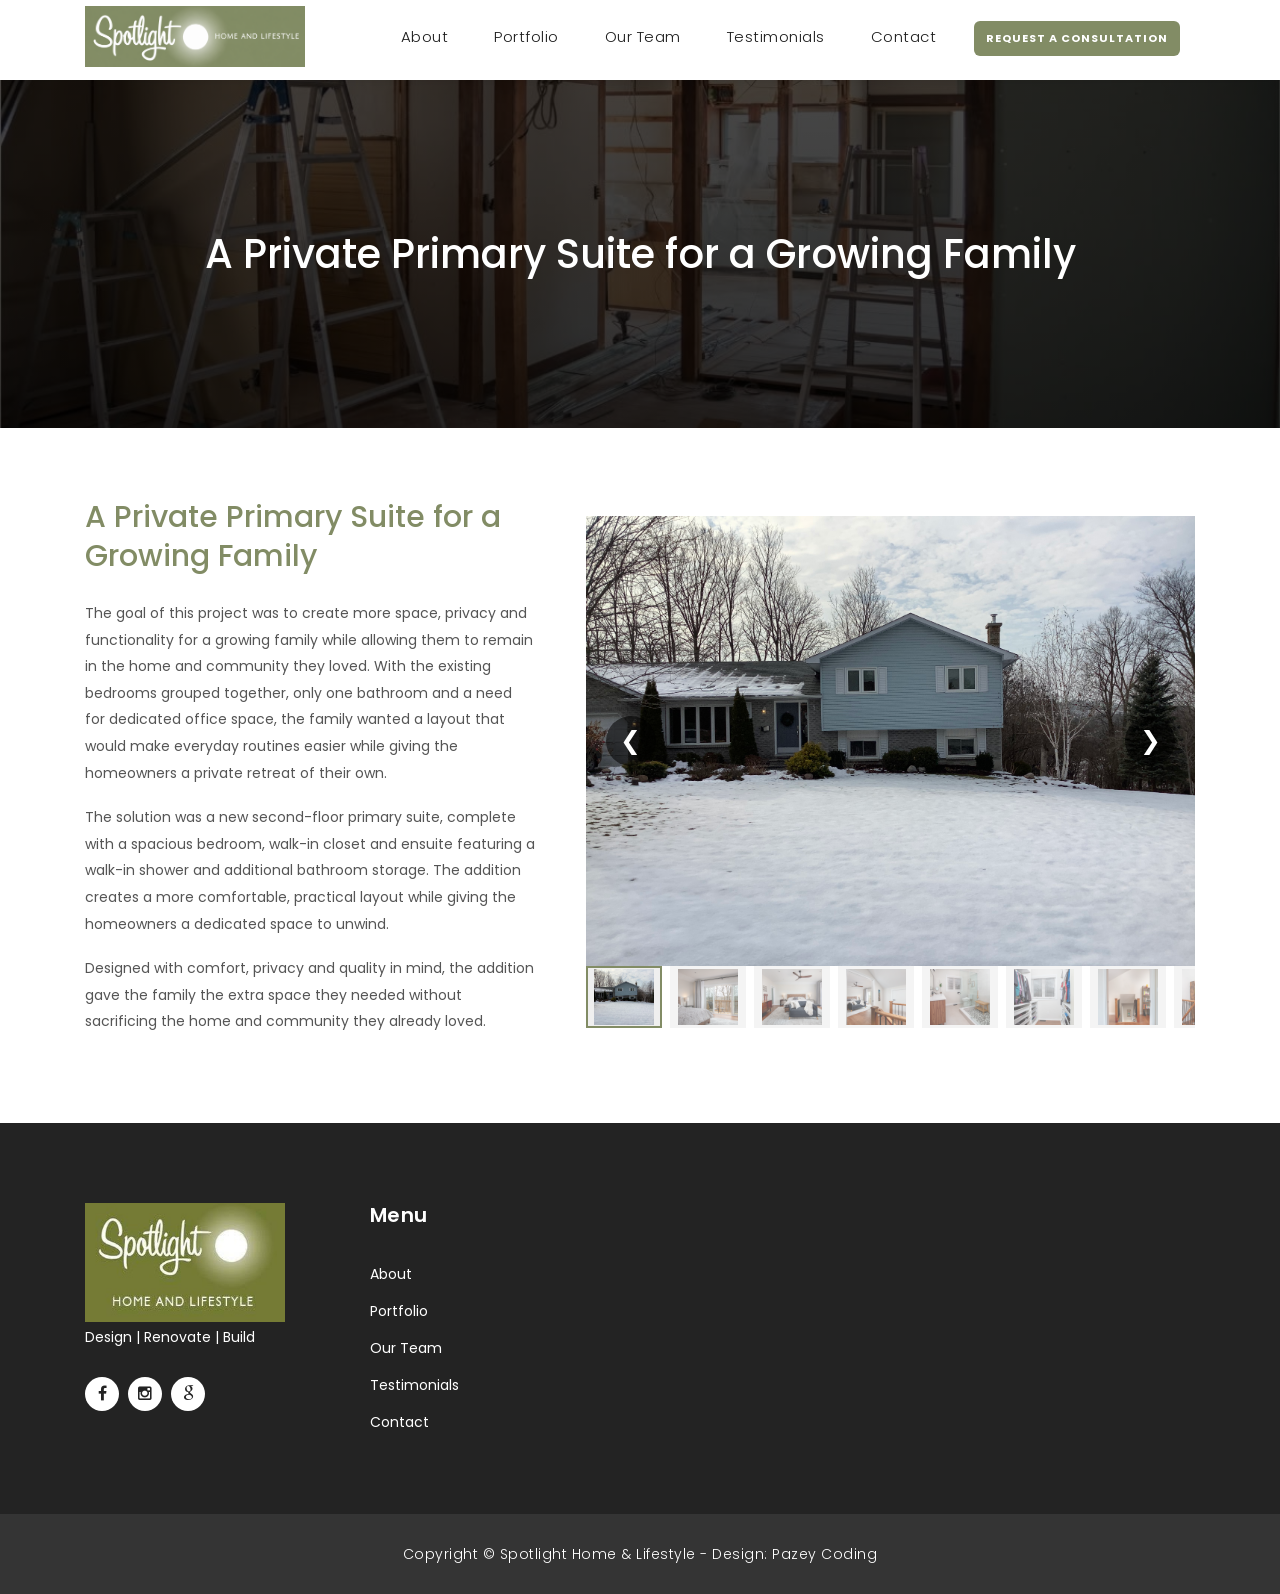
<file: private-suite-transformation.html>
<!DOCTYPE html>
<html lang="en">
<head>
  <meta charset="utf-8">
  <meta name="viewport" content="width=device-width, initial-scale=1, shrink-to-fit=no">
  <meta name="description" content="Explore a second-floor primary suite addition in the Kawarthas by Spotlight Home & Lifestyle, designed with a spacious bedroom, walk-in closet and ensuite for a growing family.">
  <meta name="author" content="Spotlight Home & Lifestyle">
  <meta property="og:title" content="Primary Suite Addition in the Kawarthas | Spotlight Home & Lifestyle">
  <meta property="og:description" content="See how a second-floor primary suite with a walk-in closet and ensuite created more privacy and space for a growing family.">
  <meta property="og:type" content="website">
  <title>Primary Suite Addition in the Kawarthas | Spotlight Home & Lifestyle</title>

  <link href="https://fonts.googleapis.com/css?family=Poppins:100,200,300,400,500,600,700,800,900&display=swap" rel="stylesheet">
  <link href="vendor/bootstrap/css/bootstrap.min.css" rel="stylesheet">
  <link rel="stylesheet" href="assets/css/fontawesome.css">
  <link rel="stylesheet" href="assets/css/spotlight.css">
  <link rel="stylesheet" href="assets/css/owl.css">
</head>

<body>
  <div id="preloader">
    <div class="jumper"><div></div><div></div><div></div></div>
  </div>

  <header>
    <nav class="navbar navbar-expand-lg">
      <div class="container">
        <a class="navbar-brand" href="index.html">
          <img src="spotlight-logo-long.PNG" alt="Spotlight Home & Lifestyle" style="max-width: 250px; max-height: 400px;">
        </a>
        <button class="navbar-toggler" type="button" data-toggle="collapse" data-target="#navbarResponsive"
          aria-controls="navbarResponsive" aria-expanded="false" aria-label="Toggle navigation">
          <span class="navbar-toggler-icon"></span>
        </button>
        <div class="collapse navbar-collapse" id="navbarResponsive">
          <ul class="navbar-nav ml-auto">
            <li class="nav-item"><a class="nav-link" href="about-spotlight.html">About</a></li>
            <li class="nav-item"><a class="nav-link" href="spotlight-projects.html">Portfolio</a></li>
            <li class="nav-item"><a class="nav-link" href="spotlight-team.html">Our Team</a></li>
            <li class="nav-item"><a class="nav-link" href="spotlight-testimonials.html">Testimonials</a></li>
            <li class="nav-item"><a class="nav-link" href="contact-spotlight.html">Contact</a></li>
            <li class="nav-item consultation-nav-item">
              <a class="consultation-nav-btn" href="contact-spotlight.html">Request a Consultation</a>
            </li>
          </ul>
        </div>
      </div>
    </nav>
  </header>

  <div class="page-heading3 header-text">
    <div class="container">
      <div class="row">
        <div class="col-md-12">
          <h1>A Private Primary Suite for a Growing Family</h1>
        </div>
      </div>
    </div>
  </div>

  <section class="portfolio-project">
    <div class="container">
      <div class="project-layout">

        <div class="project-description">
          <h2 style="color: #828C65;">A Private Primary Suite for a Growing Family</h2>

          <p>
            The goal of this project was to create more space, privacy and functionality for a growing
            family while allowing them to remain in the home and community they loved. With the existing
            bedrooms grouped together, only one bathroom and a need for dedicated office space, the family
            wanted a layout that would make everyday routines easier while giving the homeowners a private
            retreat of their own.
          </p>

          <p>
            The solution was a new second-floor primary suite, complete with a spacious bedroom, walk-in
            closet and ensuite featuring a walk-in shower and additional bathroom storage. The addition
            creates a more comfortable, practical layout while giving the homeowners a dedicated space
            to unwind.
          </p>

          <p>
            Designed with comfort, privacy and quality in mind, the addition gave the family the extra
            space they needed without sacrificing the home and community they already loved.
          </p>
        </div>

        <div class="project-slideshow">
          <div class="slideshow-wrapper">
            <div class="main-slide">
              <img id="mainImage"
                src="Pazey Pics/Pazey Pics/Blackburn/Before.jpg"
                alt="Home before the second-floor primary suite addition">

              <div class="slide-caption">
                <h2 id="slideTitle">BEFORE</h2>
              </div>

              <button type="button" class="slide-arrow prev" onclick="changeSlide(-1)" aria-label="Previous image">
                &#10094;
              </button>
              <button type="button" class="slide-arrow next" onclick="changeSlide(1)" aria-label="Next image">
                &#10095;
              </button>
            </div>

            <div class="thumbnail-wrapper">
              <button type="button" class="thumbnail active" onclick="showSlide(0)" aria-label="View before photo">
                <img src="Pazey Pics/Pazey Pics/Blackburn/Before.jpg" alt="Home before primary suite addition">
              </button>
              <button type="button" class="thumbnail" onclick="showSlide(1)" aria-label="View suite photo 1">
                <img src="Pazey Pics/Pazey Pics/Blackburn/spotlight-suite.jpg" alt="Primary suite project photo 1">
              </button>
              <button type="button" class="thumbnail" onclick="showSlide(2)" aria-label="View suite photo 2">
                <img src="Pazey Pics/Pazey Pics/Blackburn/spotlight-private-suite.jpg" alt="Primary suite project photo 2">
              </button>
              <button type="button" class="thumbnail" onclick="showSlide(3)" aria-label="View suite photo 3">
                <img src="Pazey Pics/Pazey Pics/Blackburn/spotlight-private-suite2.jpg" alt="Primary suite project photo 3">
              </button>
              <button type="button" class="thumbnail" onclick="showSlide(4)" aria-label="View suite photo 4">
                <img src="Pazey Pics/Pazey Pics/Blackburn/spotlight-private-suite3.jpg" alt="Primary suite project photo 4">
              </button>
              <button type="button" class="thumbnail" onclick="showSlide(5)" aria-label="View suite photo 5">
                <img src="Pazey Pics/Pazey Pics/Blackburn/spotlight-private-suite4.jpg" alt="Primary suite project photo 5">
              </button>
              <button type="button" class="thumbnail" onclick="showSlide(6)" aria-label="View suite photo 6">
                <img src="Pazey Pics/Pazey Pics/Blackburn/spotlight-private-suite5.jpg" alt="Primary suite project photo 6">
              </button>
              <button type="button" class="thumbnail" onclick="showSlide(7)" aria-label="View suite photo 7">
                <img src="Pazey Pics/Pazey Pics/Blackburn/spotlight-private-suite6.jpg" alt="Primary suite project photo 7">
              </button>
              <button type="button" class="thumbnail" onclick="showSlide(8)" aria-label="View suite photo 8">
                <img src="Pazey Pics/Pazey Pics/Blackburn/spotlight-private-suite7.jpg" alt="Primary suite project photo 8">
              </button>
              <button type="button" class="thumbnail" onclick="showSlide(9)" aria-label="View suite photo 9">
                <img src="Pazey Pics/Pazey Pics/Blackburn/spotlight-private-suite8.jpg" alt="Primary suite project photo 9">
              </button>
              <button type="button" class="thumbnail" onclick="showSlide(10)" aria-label="View suite photo 10">
                <img src="Pazey Pics/Pazey Pics/Blackburn/spotlight-private-suite9.jpg" alt="Primary suite project photo 10">
              </button>
            </div>
          </div>
        </div>

      </div>
    </div>
  </section>

  <footer>
    <div class="container">
      <div class="row">
        <div class="col-md-3 footer-item">
          <img src="spotlight logo.jpg" alt="Spotlight Logo" style="max-width: 200px; max-height: 250px;">
          <p>Design | Renovate | Build</p>
          <ul class="social-icons">
            <li>
              <a href="https://www.facebook.com/spotlighthomeandlifestyle" target="_blank" rel="noopener noreferrer" aria-label="Spotlight Home & Lifestyle on Facebook">
                <i class="fa fa-facebook"></i>
              </a>
            </li>
            <li>
              <a href="https://www.instagram.com/spotlighthomeandlifestyle?stkn=MXFjdmdoZDBtM3pxMg==" target="_blank" rel="noopener noreferrer" aria-label="Spotlight Home & Lifestyle on Instagram">
                <i class="fa fa-instagram"></i>
              </a>
            </li>
            <li>
              <a href="https://share.google/CDrPjOCN7Ba2OfGo3" target="_blank" rel="noopener noreferrer" aria-label="Spotlight Home & Lifestyle on Google">
                <i class="fa fa-google"></i>
              </a>
            </li>
          </ul>
        </div>

        <div class="col-md-3 footer-item">
          <h4>Menu</h4>
          <ul class="menu-list">
            <li><a href="about-spotlight.html">About</a></li>
            <li><a href="spotlight-projects.html">Portfolio</a></li>
            <li><a href="spotlight-team.html">Our Team</a></li>
            <li><a href="spotlight-testimonials.html">Testimonials</a></li>
            <li><a href="contact-spotlight.html">Contact</a></li>
          </ul>
        </div>
      </div>
    </div>
  </footer>

  <div class="sub-footer">
    <div class="container">
      <div class="row">
        <div class="col-md-12">
          <p>Copyright &copy; Spotlight Home &amp; Lifestyle - Design: Pazey Coding</p>
        </div>
      </div>
    </div>
  </div>

  <script src="vendor/jquery/jquery.min.js"></script>
  <script src="vendor/bootstrap/js/bootstrap.bundle.min.js"></script>
  <script src="assets/js/custom.js"></script>
  <script src="assets/js/owl.js"></script>
  <script src="assets/js/slick.js"></script>
  <script src="assets/js/accordions.js"></script>

  <script>
    const slides = [
      {
        image: "Pazey Pics/Pazey Pics/Blackburn/Before.jpg",
        title: "BEFORE",
        alt: "Home before the second-floor primary suite addition"
      },
      {
        image: "Pazey Pics/Pazey Pics/Blackburn/spotlight-suite.jpg",
        title: "AFTER",
        alt: "Primary suite addition project photo 1"
      },
      {
        image: "Pazey Pics/Pazey Pics/Blackburn/spotlight-private-suite.jpg",
        title: "AFTER",
        alt: "Primary suite addition project photo 2"
      },
      {
        image: "Pazey Pics/Pazey Pics/Blackburn/spotlight-private-suite2.jpg",
        title: "AFTER",
        alt: "Primary suite addition project photo 3"
      },
      {
        image: "Pazey Pics/Pazey Pics/Blackburn/spotlight-private-suite3.jpg",
        title: "AFTER",
        alt: "Primary suite addition project photo 4"
      },
      {
        image: "Pazey Pics/Pazey Pics/Blackburn/spotlight-private-suite4.jpg",
        title: "AFTER",
        alt: "Primary suite addition project photo 5"
      },
      {
        image: "Pazey Pics/Pazey Pics/Blackburn/spotlight-private-suite5.jpg",
        title: "AFTER",
        alt: "Primary suite addition project photo 6"
      },
      {
        image: "Pazey Pics/Pazey Pics/Blackburn/spotlight-private-suite6.jpg",
        title: "AFTER",
        alt: "Primary suite addition project photo 7"
      },
      {
        image: "Pazey Pics/Pazey Pics/Blackburn/spotlight-private-suite7.jpg",
        title: "AFTER",
        alt: "Primary suite addition project photo 8"
      },
      {
        image: "Pazey Pics/Pazey Pics/Blackburn/spotlight-private-suite8.jpg",
        title: "AFTER",
        alt: "Primary suite addition project photo 9"
      },
      {
        image: "Pazey Pics/Pazey Pics/Blackburn/spotlight-private-suite9.jpg",
        title: "AFTER",
        alt: "Primary suite addition project photo 10"
      }
    ];

    let currentSlide = 0;

    function showSlide(index) {
      if (index < 0) index = slides.length - 1;
      if (index >= slides.length) index = 0;

      currentSlide = index;

      const mainImage = document.getElementById("mainImage");
      const slideTitle = document.getElementById("slideTitle");
      const thumbnails = document.querySelectorAll(".thumbnail");

      mainImage.src = slides[index].image;
      mainImage.alt = slides[index].alt;
      slideTitle.textContent = slides[index].title;

      thumbnails.forEach(function (thumbnail, thumbnailIndex) {
        thumbnail.classList.toggle("active", thumbnailIndex === index);
      });
    }

    function changeSlide(direction) {
      showSlide(currentSlide + direction);
    }

    document.addEventListener("DOMContentLoaded", function () {
      showSlide(0);
    });
  </script>
</body>
</html>
</file>
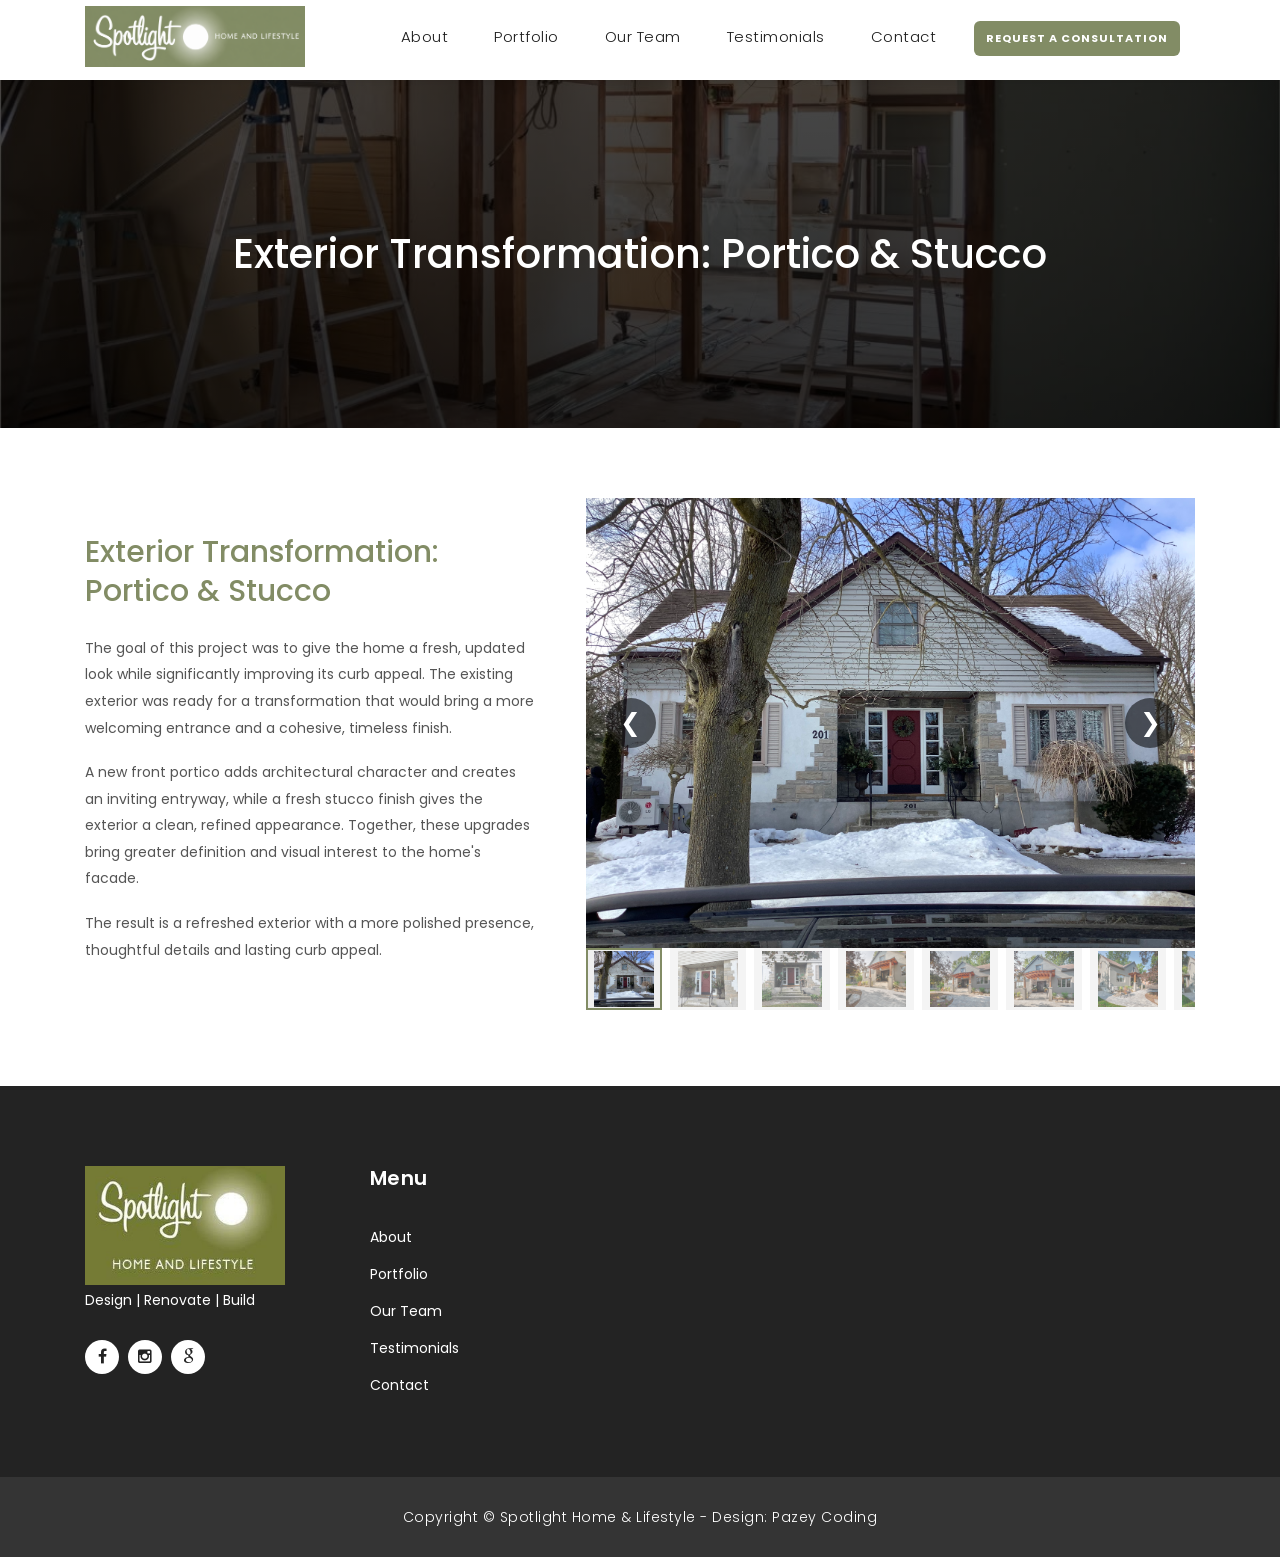
<file: spotlight-exterior-transformation.html>
<!DOCTYPE html>
<html lang="en">
<head>
  <meta charset="utf-8">
  <meta name="viewport" content="width=device-width, initial-scale=1, shrink-to-fit=no">
  <meta name="description" content="Discover an exterior transformation in the Kawarthas by Spotlight Home & Lifestyle, featuring a custom front portico and fresh stucco finish for timeless curb appeal.">
  <meta name="author" content="Spotlight Home & Lifestyle">
  <meta property="og:title" content="Exterior Renovation in the Kawarthas | Spotlight Home & Lifestyle">
  <meta property="og:description" content="See how a new front portico and fresh stucco finish transformed this home's exterior and curb appeal.">
  <meta property="og:type" content="website">
  <title>Exterior Renovation in the Kawarthas | Spotlight Home & Lifestyle</title>

  <link href="https://fonts.googleapis.com/css?family=Poppins:100,200,300,400,500,600,700,800,900&display=swap" rel="stylesheet">
  <link href="vendor/bootstrap/css/bootstrap.min.css" rel="stylesheet">
  <link rel="stylesheet" href="assets/css/fontawesome.css">
  <link rel="stylesheet" href="assets/css/spotlight.css">
  <link rel="stylesheet" href="assets/css/owl.css">
</head>

<body>
  <!-- Preloader -->
  <div id="preloader">
    <div class="jumper">
      <div></div>
      <div></div>
      <div></div>
    </div>
  </div>

  <!-- Header and navigation -->
  <header>
    <nav class="navbar navbar-expand-lg">
      <div class="container">
        <a class="navbar-brand" href="index.html">
          <img src="spotlight-logo-long.PNG" alt="Spotlight Home & Lifestyle" style="max-width: 250px; max-height: 400px;">
        </a>

        <button class="navbar-toggler" type="button" data-toggle="collapse" data-target="#navbarResponsive"
          aria-controls="navbarResponsive" aria-expanded="false" aria-label="Toggle navigation">
          <span class="navbar-toggler-icon"></span>
        </button>

        <div class="collapse navbar-collapse" id="navbarResponsive">
          <ul class="navbar-nav ml-auto">
            <li class="nav-item"><a class="nav-link" href="about-spotlight.html">About</a></li>
            <li class="nav-item"><a class="nav-link" href="spotlight-projects.html">Portfolio</a></li>
            <li class="nav-item"><a class="nav-link" href="spotlight-team.html">Our Team</a></li>
            <li class="nav-item"><a class="nav-link" href="spotlight-testimonials.html">Testimonials</a></li>
            <li class="nav-item"><a class="nav-link" href="contact-spotlight.html">Contact</a></li>
            <li class="nav-item consultation-nav-item">
              <a class="consultation-nav-btn" href="contact-spotlight.html">Request a Consultation</a>
            </li>
          </ul>
        </div>
      </div>
    </nav>
  </header>

  <!-- Project heading -->
  <div class="page-heading3 header-text">
    <div class="container">
      <div class="row">
        <div class="col-md-12">
          <h1>Exterior Transformation: Portico &amp; Stucco</h1>
        </div>
      </div>
    </div>
  </div>

  <!-- Project description and slideshow -->
  <section class="portfolio-project">
    <div class="container">
      <div class="project-layout">

        <!-- Description: left on desktop, above slideshow on mobile -->
        <div class="project-description">
          <h2 style="color: #828C65;">Exterior Transformation: Portico &amp; Stucco</h2>

          <p>
            The goal of this project was to give the home a fresh, updated look while significantly
            improving its curb appeal. The existing exterior was ready for a transformation that
            would bring a more welcoming entrance and a cohesive, timeless finish.
          </p>

          <p>
            A new front portico adds architectural character and creates an inviting entryway,
            while a fresh stucco finish gives the exterior a clean, refined appearance. Together,
            these upgrades bring greater definition and visual interest to the home's facade.
          </p>

          <p>
            The result is a refreshed exterior with a more polished presence, thoughtful details
            and lasting curb appeal.
          </p>
        </div>

        <!-- Slideshow -->
        <div class="project-slideshow">
          <div class="slideshow-wrapper">
            <div class="main-slide">
              <img
                id="mainImage"
                src="Pazey Pics/Pazey Pics/Anderson/exterior-before.jpg"
                alt="Home exterior before the portico and stucco renovation"
              >

              <div class="slide-caption">
                <h2 id="slideTitle">BEFORE</h2>
              </div>

              <button type="button" class="slide-arrow prev" onclick="changeSlide(-1)" aria-label="Previous image">
                &#10094;
              </button>
              <button type="button" class="slide-arrow next" onclick="changeSlide(1)" aria-label="Next image">
                &#10095;
              </button>
            </div>

            <div class="thumbnail-wrapper">
              <button type="button" class="thumbnail active" onclick="showSlide(0)" aria-label="View exterior before image 1">
                <img src="Pazey Pics/Pazey Pics/Anderson/exterior-before.jpg" alt="Exterior before renovation, view 1">
              </button>

              <button type="button" class="thumbnail" onclick="showSlide(1)" aria-label="View exterior before image 2">
                <img src="Pazey Pics/Pazey Pics/Anderson/exterior-before2.jpg" alt="Exterior before renovation, view 2">
              </button>

              <button type="button" class="thumbnail" onclick="showSlide(2)" aria-label="View exterior before image 3">
                <img src="Pazey Pics/Pazey Pics/Anderson/exterior-before3.JPG" alt="Exterior before renovation, view 3">
              </button>

              <button type="button" class="thumbnail" onclick="showSlide(3)" aria-label="View transformed exterior image 1">
                <img src="Pazey Pics/Pazey Pics/Anderson/spotlight-exterior-transformation.jpg" alt="Transformed home exterior with new portico and stucco">
              </button>

              <button type="button" class="thumbnail" onclick="showSlide(4)" aria-label="View transformed exterior image 2">
                <img src="Pazey Pics/Pazey Pics/Anderson/spotlight-project1.jpg" alt="Renovated home exterior, view 2">
              </button>

              <button type="button" class="thumbnail" onclick="showSlide(5)" aria-label="View transformed exterior image 3">
                <img src="Pazey Pics/Pazey Pics/Anderson/exterior-after3.jpg" alt="Renovated home exterior, view 3">
              </button>

              <button type="button" class="thumbnail" onclick="showSlide(6)" aria-label="View transformed exterior image 4">
                <img src="Pazey Pics/Pazey Pics/Anderson/exterior-after4.jpg" alt="Renovated home exterior, view 4">
              </button>

              <button type="button" class="thumbnail" onclick="showSlide(7)" aria-label="View transformed exterior image 5">
                <img src="Pazey Pics/Pazey Pics/Anderson/exterior-after5.jpg" alt="Renovated home exterior, view 5">
              </button>

              <button type="button" class="thumbnail" onclick="showSlide(8)" aria-label="View transformed exterior image 6">
                <img src="Pazey Pics/Pazey Pics/Anderson/exterior-after6.jpg" alt="Renovated home exterior, view 6">
              </button>
            </div>
          </div>
        </div>

      </div>
    </div>
  </section>

  <!-- Footer -->
  <footer>
    <div class="container">
      <div class="row">
        <div class="col-md-3 footer-item">
          <img src="spotlight logo.jpg" alt="Spotlight Home & Lifestyle logo" style="max-width: 200px; max-height: 250px;">
          <p>Design | Renovate | Build</p>
          <ul class="social-icons">
            <li>
              <a href="https://www.facebook.com/spotlighthomeandlifestyle" target="_blank" rel="noopener noreferrer" aria-label="Spotlight Home & Lifestyle on Facebook">
                <i class="fa fa-facebook"></i>
              </a>
            </li>
            <li>
              <a href="https://www.instagram.com/spotlighthomeandlifestyle?stkn=MXFjdmdoZDBtM3pxMg==" target="_blank" rel="noopener noreferrer" aria-label="Spotlight Home & Lifestyle on Instagram">
                <i class="fa fa-instagram"></i>
              </a>
            </li>
            <li>
              <a href="https://share.google/CDrPjOCN7Ba2OfGo3" target="_blank" rel="noopener noreferrer" aria-label="Spotlight Home & Lifestyle on Google">
                <i class="fa fa-google"></i>
              </a>
            </li>
          </ul>
        </div>

        <div class="col-md-3 footer-item">
          <h4>Menu</h4>
          <ul class="menu-list">
            <li><a href="about-spotlight.html">About</a></li>
            <li><a href="spotlight-projects.html">Portfolio</a></li>
            <li><a href="spotlight-team.html">Our Team</a></li>
            <li><a href="spotlight-testimonials.html">Testimonials</a></li>
            <li><a href="contact-spotlight.html">Contact</a></li>
          </ul>
        </div>
      </div>
    </div>
  </footer>

  <div class="sub-footer">
    <div class="container">
      <div class="row">
        <div class="col-md-12">
          <p>Copyright &copy; Spotlight Home &amp; Lifestyle - Design: Pazey Coding</p>
        </div>
      </div>
    </div>
  </div>

  <!-- JavaScript -->
  <script src="vendor/jquery/jquery.min.js"></script>
  <script src="vendor/bootstrap/js/bootstrap.bundle.min.js"></script>
  <script src="assets/js/custom.js"></script>
  <script src="assets/js/owl.js"></script>
  <script src="assets/js/slick.js"></script>
  <script src="assets/js/accordions.js"></script>

  <script>
    const slides = [
      {
        image: "Pazey Pics/Pazey Pics/Anderson/exterior-before.jpg",
        title: "BEFORE",
        alt: "Home exterior before renovation, view 1"
      },
      {
        image: "Pazey Pics/Pazey Pics/Anderson/exterior-before2.jpg",
        title: "BEFORE",
        alt: "Home exterior before renovation, view 2"
      },
      {
        image: "Pazey Pics/Pazey Pics/Anderson/exterior-before3.JPG",
        title: "BEFORE",
        alt: "Home exterior before renovation, view 3"
      },
      {
        image: "Pazey Pics/Pazey Pics/Anderson/spotlight-exterior-transformation.jpg",
        title: "AFTER",
        alt: "Transformed home exterior featuring a new portico and stucco finish"
      },
      {
        image: "Pazey Pics/Pazey Pics/Anderson/spotlight-project1.jpg",
        title: "AFTER",
        alt: "Renovated home exterior, view 2"
      },
      {
        image: "Pazey Pics/Pazey Pics/Anderson/exterior-after3.jpg",
        title: "AFTER",
        alt: "Renovated home exterior, view 3"
      },
      {
        image: "Pazey Pics/Pazey Pics/Anderson/exterior-after4.jpg",
        title: "AFTER",
        alt: "Renovated home exterior, view 4"
      },
      {
        image: "Pazey Pics/Pazey Pics/Anderson/exterior-after5.jpg",
        title: "AFTER",
        alt: "Renovated home exterior, view 5"
      },
      {
        image: "Pazey Pics/Pazey Pics/Anderson/exterior-after6.jpg",
        title: "AFTER",
        alt: "Renovated home exterior, view 6"
      }
    ];

    let currentSlide = 0;

    function showSlide(index) {
      if (index < 0) index = slides.length - 1;
      if (index >= slides.length) index = 0;

      currentSlide = index;

      const mainImage = document.getElementById("mainImage");
      const slideTitle = document.getElementById("slideTitle");
      const thumbnails = document.querySelectorAll(".thumbnail");

      mainImage.src = slides[index].image;
      mainImage.alt = slides[index].alt;
      slideTitle.textContent = slides[index].title;

      thumbnails.forEach(function (thumbnail, thumbnailIndex) {
        thumbnail.classList.toggle("active", thumbnailIndex === index);
      });
    }

    function changeSlide(direction) {
      showSlide(currentSlide + direction);
    }

    document.addEventListener("DOMContentLoaded", function () {
      showSlide(0);
    });
  </script>
</body>
</html>
</file>
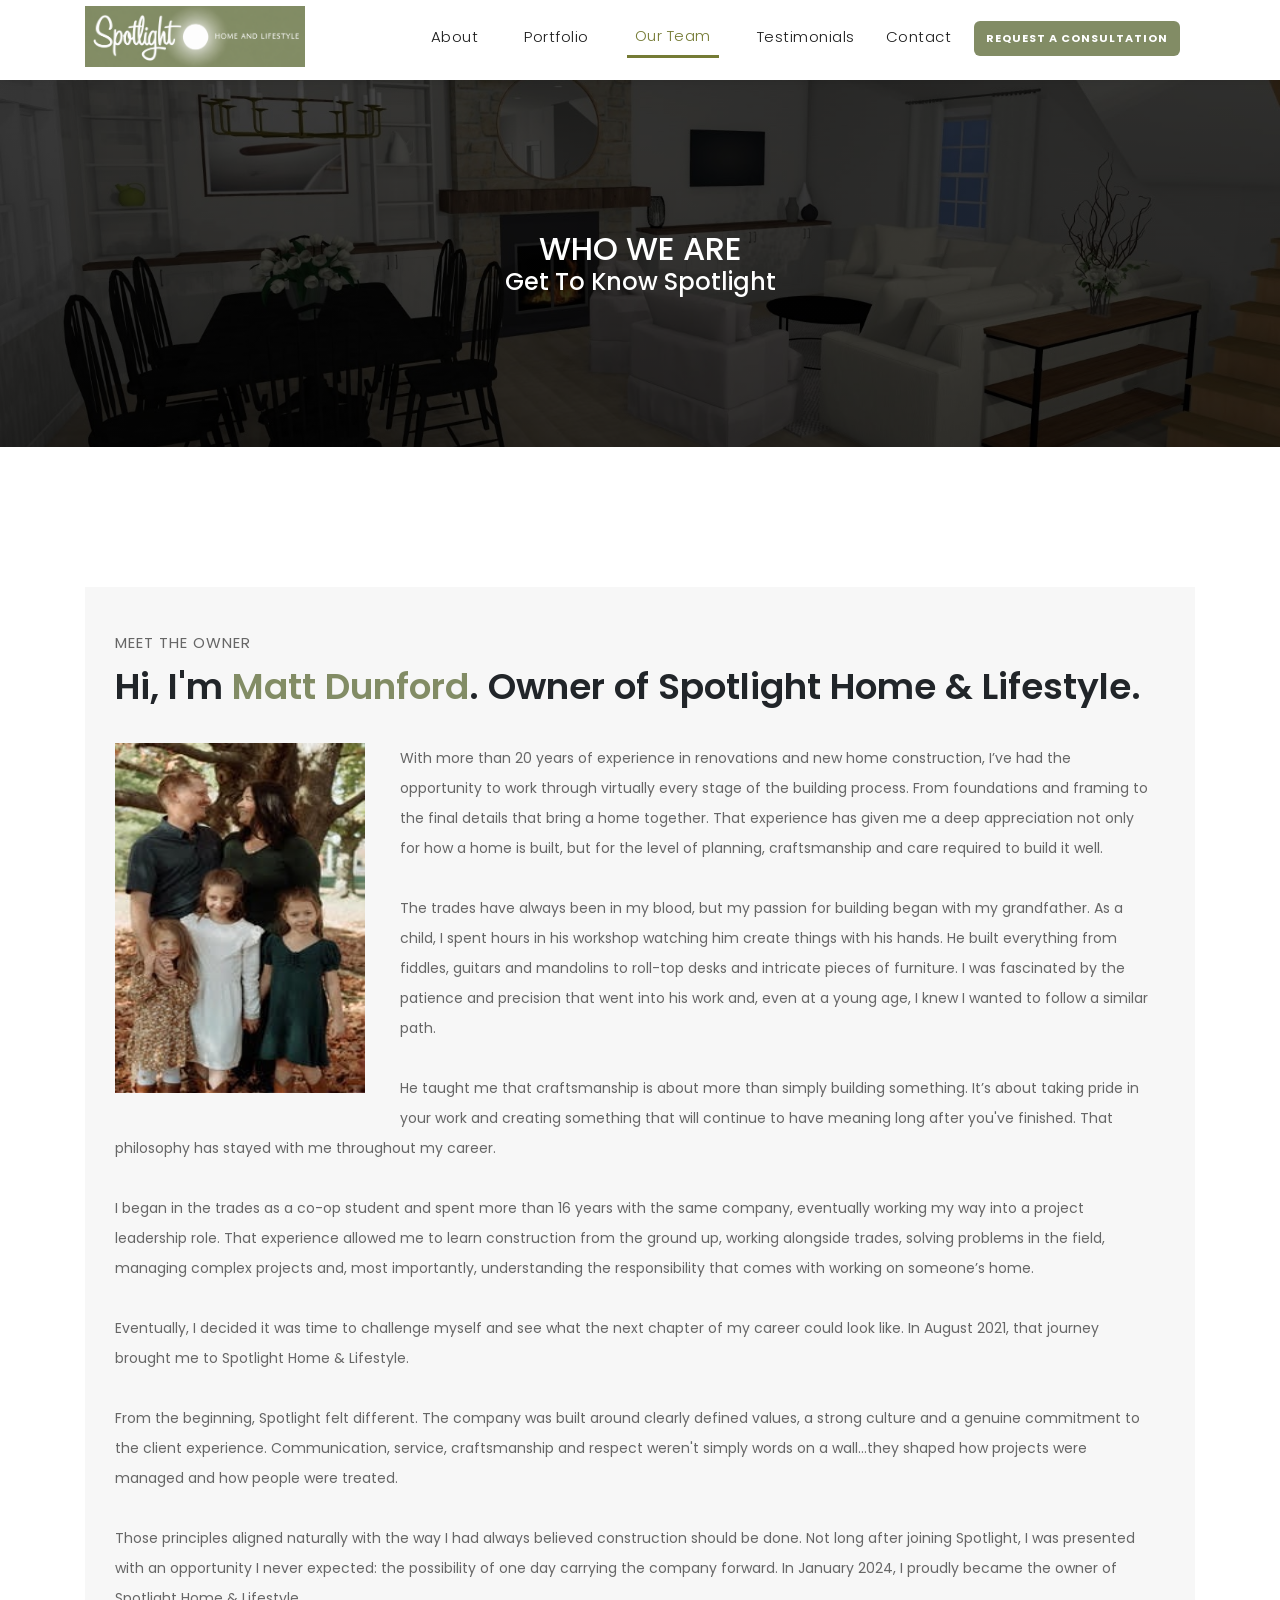
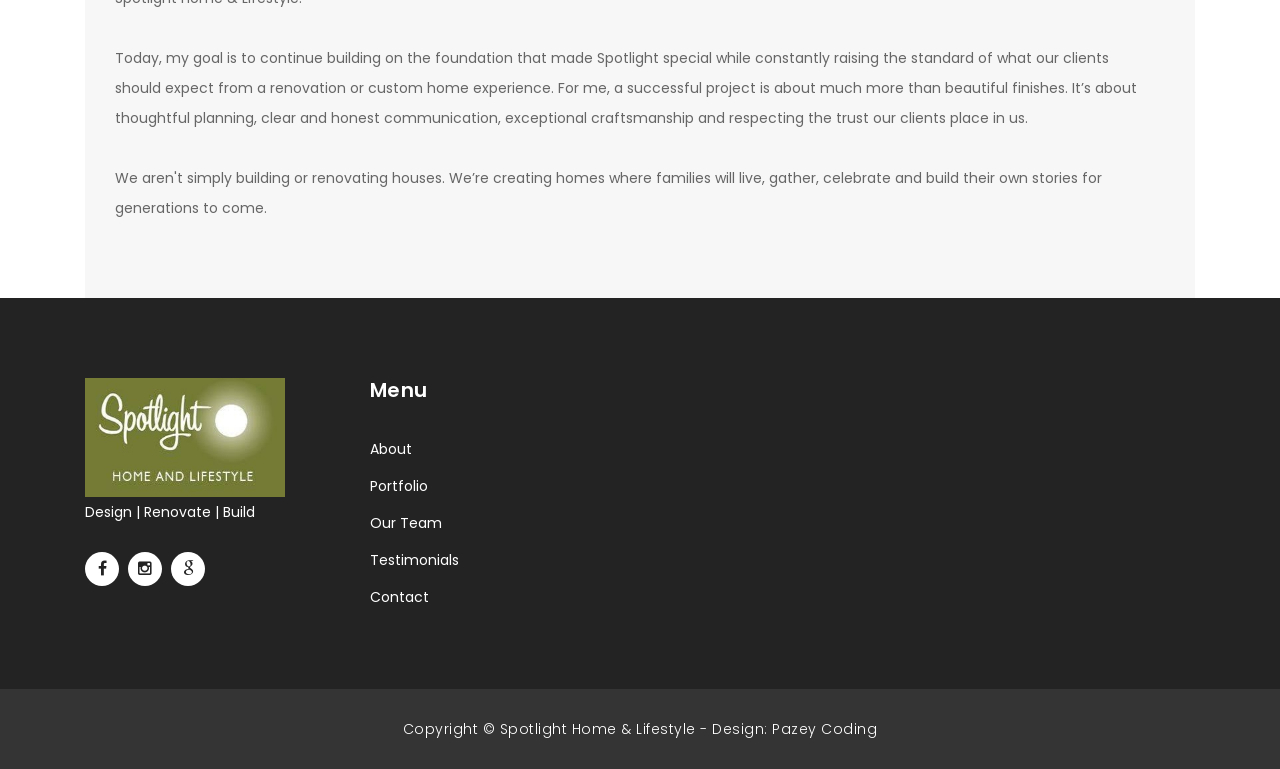
<file: spotlight-team.html>
<!DOCTYPE html>
<html lang="en">

  <head>

    <meta charset="utf-8">
    <meta name="viewport" content="width=device-width, initial-scale=1, shrink-to-fit=no">
    <meta name="description" content="">
    <meta name="author" content="">
    <link href="https://fonts.googleapis.com/css?family=Poppins:100,200,300,400,500,600,700,800,900&display=swap" rel="stylesheet">

    <title>Spotlight Home & Lifestyle</title>

    <!-- Bootstrap core CSS -->
    <link href="vendor/bootstrap/css/bootstrap.min.css" rel="stylesheet">

    <!-- Additional CSS Files -->
    <link rel="stylesheet" href="assets/css/fontawesome.css">
    <link rel="stylesheet" href="assets/css/spotlight.css">
    <link rel="stylesheet" href="assets/css/owl.css">

  </head>

  <body>

    <!-- ***** Preloader Start ***** -->
    <div id="preloader">
        <div class="jumper">
            <div></div>
            <div></div>
            <div></div>
        </div>
    </div>  
    <!-- ***** Preloader End ***** -->



    <header class="">
      <nav class="navbar navbar-expand-lg">
        <div class="container">
          <a class="navbar-brand" href="index.html"><img src="spotlight-logo-long.PNG" style="max-width: 250px; max-height: 400px;"></a>
          <button class="navbar-toggler" type="button" data-toggle="collapse" data-target="#navbarResponsive" aria-controls="navbarResponsive" aria-expanded="false" aria-label="Toggle navigation">
            <span class="navbar-toggler-icon"></span>
          </button>
          <div class="collapse navbar-collapse" id="navbarResponsive">
            <ul class="navbar-nav ml-auto">
              <li class="nav-item active">
             
              <li class="nav-item">
                <a class="nav-link" href="about-spotlight.html">About</a>
              </li>  
              <li class="nav-item">
                <a class="nav-link" href="spotlight-projects.html">Portfolio</a>
              </li>                          
              <li class="nav-item active">
                <a class="nav-link" href="spotlight-team.html">Our Team</a>
              </li>
              <li class="nav-item">
                <a class="nav-link" href="spotlight-testimonials.html">Testimonials</a>
              </li>
              <a class="nav-link" href="contact-spotlight.html">Contact</a>
</li>

<li class="nav-item consultation-nav-item">
  <a class="consultation-nav-btn" href="contact-spotlight.html">
    Request a Consultation
  </a>
</li>
            </ul>
          </div>
        </div>
      </nav>
    </header>

        <!-- Page Content -->
    <div class="page-heading5 header-text">
      <div class="container">
        <div class="row">
          <div class="col-md-12">
                <h2>WHO WE ARE</h2>

          <h4>Get To Know Spotlight</h4>
         
          </div>
        </div>
      </div>
    </div>

<div class="more-info" id="about">
  <div class="container">
    <div class="row">
      <div class="col-md-12">
        <div class="more-info-content">
          
          <div class="right-content">
            <span>Meet The Owner</span>
            <h2>Hi, I'm <em>Matt Dunford</em>. Owner of Spotlight Home & Lifestyle.</h2>

            <img 
              src="owner1.jpg" 
              alt="Matt Dunford, owner of Spotlight Home & Lifestyle"
              class="owner-image" style="width: 250px; height: 350px;"
            >

            <p>
              With more than 20 years of experience in renovations and new home construction, I’ve had the
              opportunity to work through virtually every stage of the building process. From foundations and
              framing to the final details that bring a home together. That experience has given me a deep
              appreciation not only for how a home is built, but for the level of planning, craftsmanship and care
              required to build it well.
            </p>

            <p>
              The trades have always been in my blood, but my passion for building began with my grandfather.
              As a child, I spent hours in his workshop watching him create things with his hands. He built everything
              from fiddles, guitars and mandolins to roll-top desks and intricate pieces of furniture. I was fascinated by
              the patience and precision that went into his work and, even at a young age, I knew I wanted to follow a
              similar path.
            </p>

            <p>
              He taught me that craftsmanship is about more than simply building something. It’s about taking pride
              in your work and creating something that will continue to have meaning long after you've finished.
              That philosophy has stayed with me throughout my career.
            </p>

            <p>
              I began in the trades as a co-op student and spent more than 16 years with the same company,
              eventually working my way into a project leadership role. That experience allowed me to learn
              construction from the ground up, working alongside trades, solving problems in the field, managing
              complex projects and, most importantly, understanding the responsibility that comes with working on
              someone’s home.
            </p>

            <p>
              Eventually, I decided it was time to challenge myself and see what the next chapter of my career could
              look like. In August 2021, that journey brought me to Spotlight Home & Lifestyle.
            </p>

            <p>
              From the beginning, Spotlight felt different. The company was built around clearly defined values, a
              strong culture and a genuine commitment to the client experience. Communication, service,
              craftsmanship and respect weren't simply words on a wall...they shaped how projects were managed
              and how people were treated.
            </p>

            <p>
              Those principles aligned naturally with the way I had always believed construction should be done.
              Not long after joining Spotlight, I was presented with an opportunity I never expected: the possibility of
              one day carrying the company forward. In January 2024, I proudly became the owner of Spotlight Home
              & Lifestyle.
            </p>

            <p>
              Today, my goal is to continue building on the foundation that made Spotlight special while constantly
              raising the standard of what our clients should expect from a renovation or custom home experience.
              For me, a successful project is about much more than beautiful finishes. It’s about thoughtful planning,
              clear and honest communication, exceptional craftsmanship and respecting the trust our clients place in us.
            </p>

            <p>
              We aren't simply building or renovating houses. We’re creating homes where families will live, gather,
              celebrate and build their own stories for generations to come.
            </p>

          </div>
        </div>
      </div>
    </div>
  </div>
</div>



      <!-- Footer Starts Here -->
    <footer>
      <div class="container">
        <div class="row">
          <div class="col-md-3 footer-item">
            <img src="spotlight logo.jpg" alt="Spotlight Logo" style="max-width: 200px; max-height: 250px;">
            <p>Design | Renovate | Build</p>
<ul class="social-icons">
  <li>
    <a rel="nofollow" href="https://www.facebook.com/spotlighthomeandlifestyle" target="_blank">
      <i class="fa fa-facebook"></i>
    </a>
  </li>

  <li>
    <a href="https://www.instagram.com/spotlighthomeandlifestyle?stkn=MXFjdmdoZDBtM3pxMg==">
      <i class="fa fa-instagram"></i>
    </a>
  </li>

  <li>
    <a href="https://share.google/CDrPjOCN7Ba2OfGo3">
      <i class="fa fa-google"></i>
    </a>
  </li>



</ul>
             
            </ul>
          </div>
          <div class="col-md-3 footer-item">
            <h4>Menu</h4>
            <ul class="menu-list">
              <li><a href="about-spotlight.html">About</a></li>
              <li><a href="spotlight-projects.html">Portfolio</a></li>
              <li><a href="spotlight-team.html">Our Team</a></li>
              <li><a href="spotlight-testimonials.html">Testimonials</a></li>
              <li><a href="contact-spotlight.html">Contact</a></li>
            </ul>
          </div>

          <div class="col-md-3 footer-item last-item">
   
                  </div>
                </div>
              </form>
            </div>
          </div>
        </div>
      </div>
    </footer>
    
    <div class="sub-footer">
      <div class="container">
        <div class="row">
          <div class="col-md-12">
            <p>Copyright &copy; Spotlight Home & Lifestyle 
            
            - Design: Pazey Coding</a></p>
          </div>
        </div>
      </div>
    </div>

    <!-- Bootstrap core JavaScript -->
    <script src="vendor/jquery/jquery.min.js"></script>
    <script src="vendor/bootstrap/js/bootstrap.bundle.min.js"></script>

    <!-- Additional Scripts -->
<script src="assets/js/custom.js"></script>
<script src="assets/js/owl.js"></script>
<script src="assets/js/slick.js"></script>
<script src="assets/js/accordions.js"></script>

    <script language = "text/Javascript"> 
      cleared[0] = cleared[1] = cleared[2] = 0; //set a cleared flag for each field
      function clearField(t){                   //declaring the array outside of the
      if(! cleared[t.id]){                      // function makes it static and global
          cleared[t.id] = 1;  // you could use true and false, but that's more typing
          t.value='';         // with more chance of typos
          t.style.color='#fff';
          }
      }
    </script>

  </body>
</html>
</file>
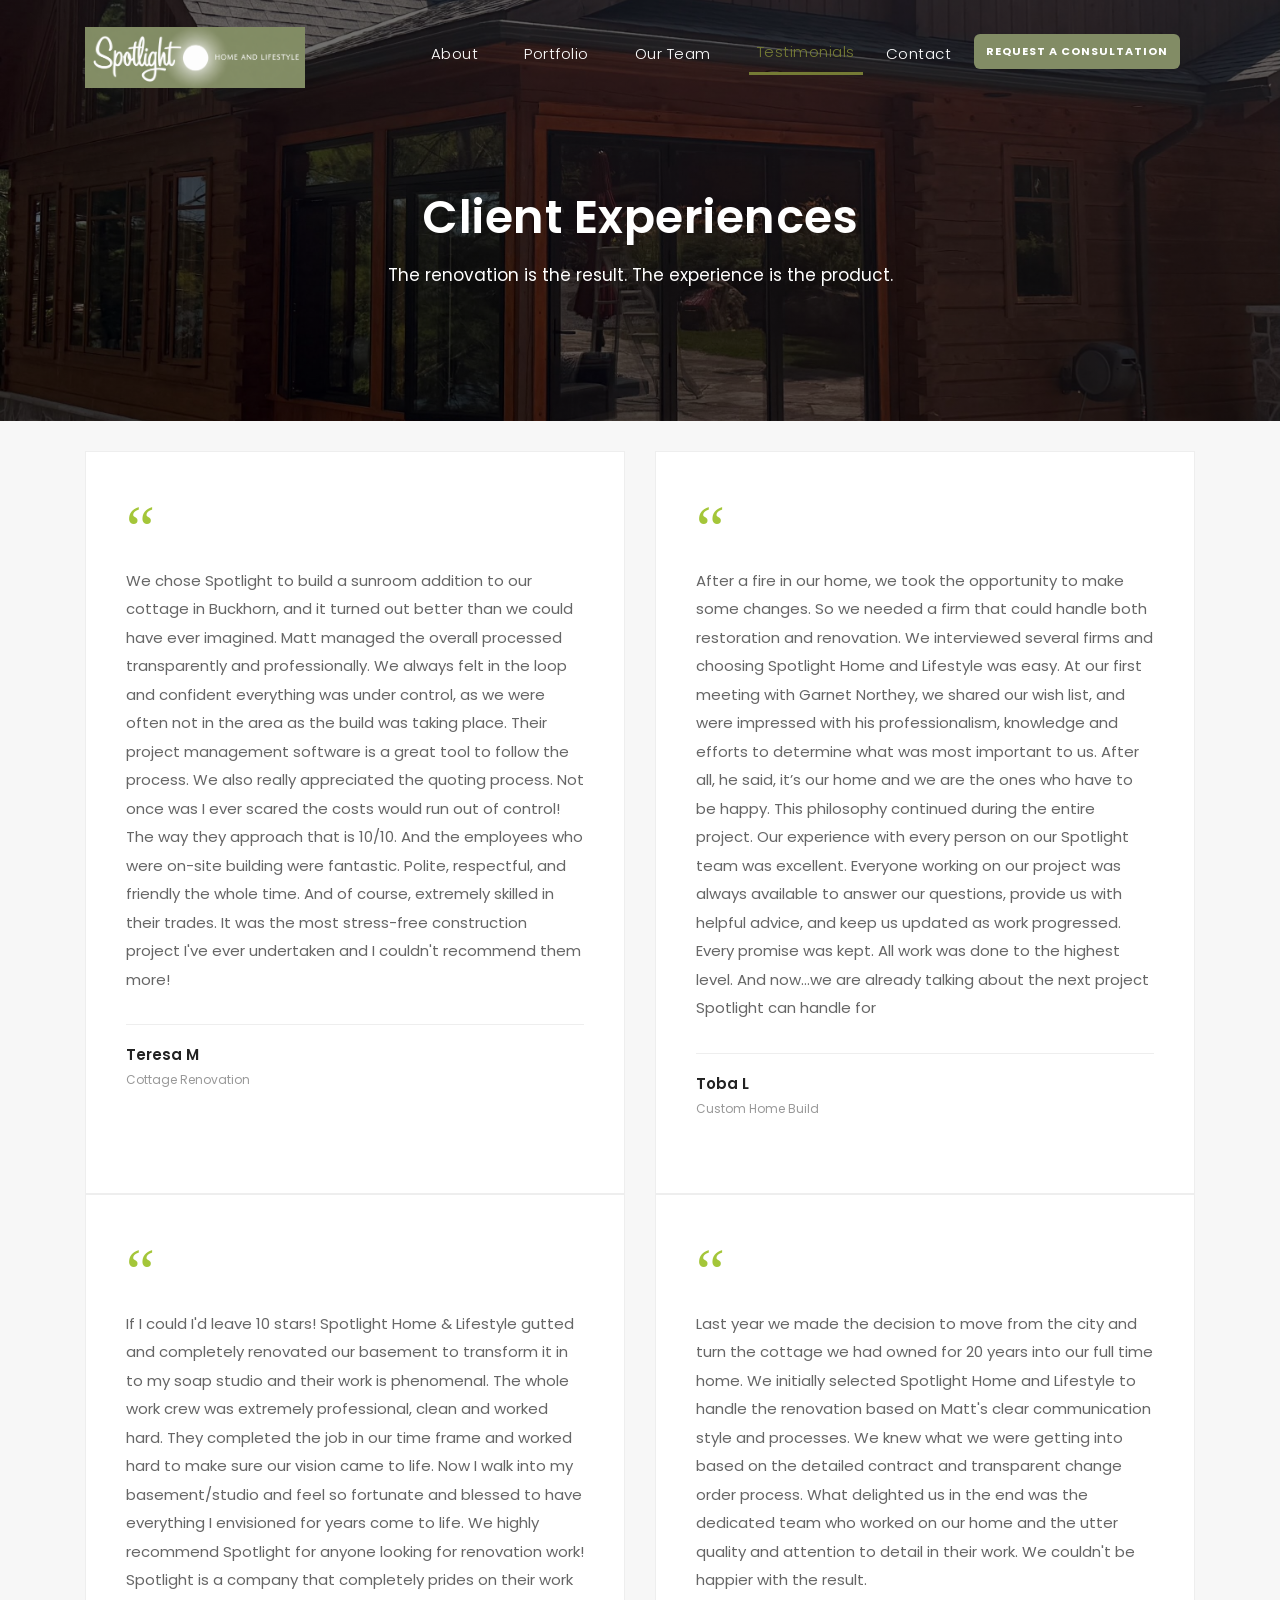
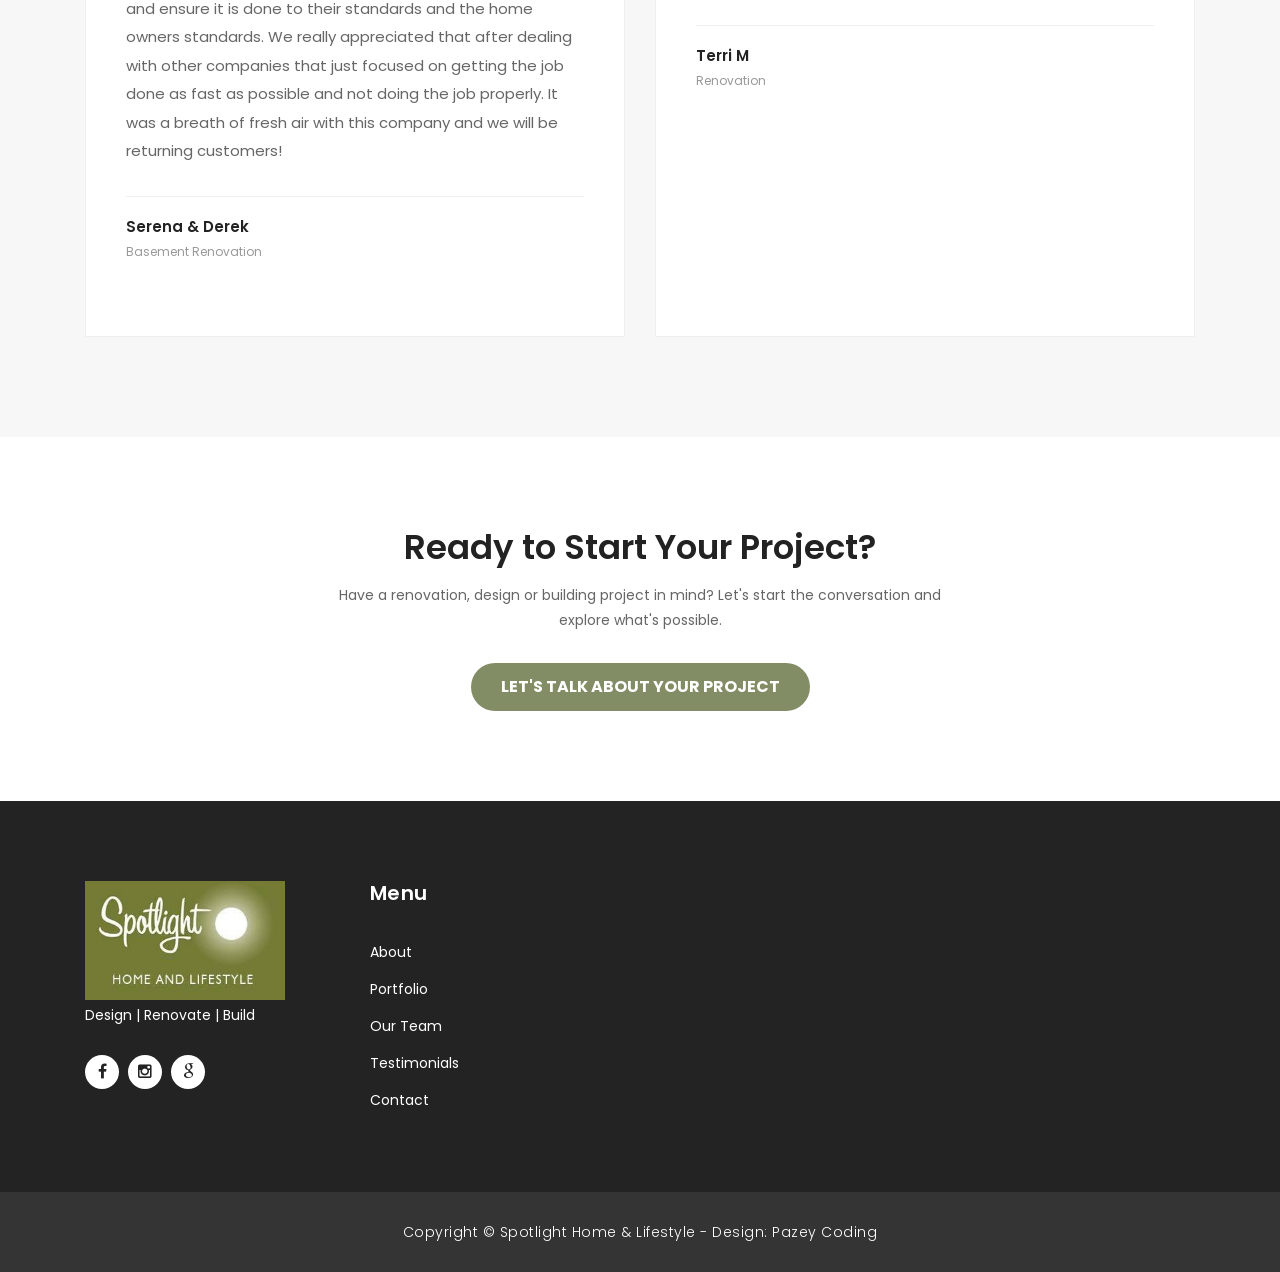
<file: spotlight-testimonials.html>
<!DOCTYPE html>
<html lang="en">

<head>

  <meta charset="utf-8">
  <meta name="viewport" content="width=device-width, initial-scale=1, shrink-to-fit=no">

  <meta name="description" content="Read what clients have to say about Spotlight Home & Lifestyle. Discover experiences from homeowners who have worked with us on renovations, design and home improvement projects.">

  <title>Spotlight Home & Lifestyle</title>

  <!-- Google Fonts -->
  <link href="https://fonts.googleapis.com/css?family=Poppins:100,200,300,400,500,600,700,800,900&display=swap" rel="stylesheet">

  <!-- Bootstrap -->
  <link href="vendor/bootstrap/css/bootstrap.min.css" rel="stylesheet">

  <!-- Font Awesome -->
  <link rel="stylesheet" href="assets/css/fontawesome.css">

    <!-- Additional CSS Files -->
    <link rel="stylesheet" href="assets/css/fontawesome.css">
    <link rel="stylesheet" href="assets/css/spotlight.css">
    <link rel="stylesheet" href="assets/css/owl.css">

  <style>

    /* =========================================
       TESTIMONIAL HERO
    ========================================= */

    .testimonial-hero {
      position: relative;
      background-image:
        linear-gradient(rgba(0, 0, 0, 0.55), rgba(0, 0, 0, 0.55)),
        url("spotlight-addition-project.jpg");
      background-position: center;
      background-size: cover;
      background-repeat: no-repeat;
      padding: 190px 0 130px;
      text-align: center;
      color: #fff;
    }

    .testimonial-hero h1 {
      font-size: 46px;
      font-weight: 600;
      margin-bottom: 15px;
      letter-spacing: .5px;
    }

    .testimonial-hero p {
      max-width: 700px;
      margin: 0 auto;
      font-size: 17px;
      line-height: 1.8;
      color: #fff;
    }


    /* =========================================
       INTRO
    ========================================= */

    .testimonial-intro {
      padding: 90px 0 60px;
      text-align: center;
    }

    .testimonial-intro .section-heading {
      margin-bottom: 25px;
    }

    .testimonial-intro .section-heading span {
      color: #a4c639;
      font-size: 15px;
      font-weight: 600;
      text-transform: uppercase;
      letter-spacing: 1px;
    }

    .testimonial-intro h2 {
      font-size: 34px;
      font-weight: 600;
      color: #1e1e1e;
      margin-top: 10px;
      margin-bottom: 20px;
    }

    .testimonial-intro p {
      max-width: 760px;
      margin: 0 auto;
      color: #666;
      line-height: 1.8;
      font-size: 15px;
    }


    /* =========================================
       TESTIMONIAL CARDS
    ========================================= */

    .testimonial-section {
      padding: 30px 0 100px;
      background: #f7f7f7;
    }

    .testimonial-card {
      height: 100%;
      background: #fff;
      padding: 45px 40px;
      margin-bottom: 30px;
      position: relative;
      border: 1px solid #eeeeee;
      transition: all .3s ease;
    }

    .testimonial-card:hover {
      transform: translateY(-5px);
      box-shadow: 0 12px 35px rgba(0,0,0,.08);
    }

    .testimonial-quote {
      font-size: 65px;
      line-height: 1;
      color: #a4c639;
      font-family: Georgia, serif;
      height: 55px;
      margin-bottom: 15px;
    }

    .testimonial-card p {
      color: #666;
      font-size: 15px;
      line-height: 1.9;
      margin-bottom: 30px;
    }

    .testimonial-client {
      border-top: 1px solid #eeeeee;
      padding-top: 18px;
    }

    .testimonial-client strong {
      color: #222;
      font-size: 15px;
      font-weight: 600;
    }

    .testimonial-client span {
      display: block;
      color: #999;
      font-size: 12px;
      margin-top: 4px;
    }


    /* =========================================
       FEATURED TESTIMONIAL
    ========================================= */

    .featured-testimonial {
      background: #202020;
      color: #fff;
      padding: 70px 50px;
      margin: 20px 0 70px;
      text-align: center;
    }

    .featured-testimonial .testimonial-quote {
      color: #a4c639;
    }

    .featured-testimonial p {
      max-width: 850px;
      margin: 0 auto 25px;
      color: #fff;
      font-size: 19px;
      line-height: 1.9;
    }

    .featured-testimonial strong {
      color: #fff;
      font-size: 15px;
    }


    /* =========================================
       CTA
    ========================================= */

    .testimonial-cta {
      padding: 90px 0;
      text-align: center;
      background: #fff;
    }

    .testimonial-cta h2 {
      font-size: 34px;
      font-weight: 600;
      margin-bottom: 15px;
      color: #222;
    }

    .testimonial-cta p {
      max-width: 650px;
      margin: 0 auto 30px;
      color: #666;
      line-height: 1.8;
    }

    .testimonial-cta .filled-button {
      display: inline-block;
    }


    /* =========================================
       MOBILE
    ========================================= */

    @media (max-width: 767px) {

      .testimonial-hero {
        padding: 140px 20px 100px;
      }

      .testimonial-hero h1 {
        font-size: 32px;
      }

      .testimonial-hero p {
        font-size: 15px;
      }

      .testimonial-intro {
        padding: 65px 20px 40px;
      }

      .testimonial-intro h2 {
        font-size: 28px;
      }

      .testimonial-section {
        padding: 20px 15px 60px;
      }

      .testimonial-card {
        padding: 35px 25px;
      }

      .featured-testimonial {
        padding: 50px 25px;
        margin-bottom: 50px;
      }

      .featured-testimonial p {
        font-size: 16px;
      }

      .testimonial-cta {
        padding: 65px 20px;
      }

      .testimonial-cta h2 {
        font-size: 28px;
      }

    }

  </style>

</head>

<body>


<!-- =========================================
     PRELOADER
========================================= -->

<div id="preloader">
  <div class="jumper">
    <div></div>
    <div></div>
    <div></div>
  </div>
</div>


<!-- =========================================
     HEADER
========================================= -->

<header>

  <nav class="navbar navbar-expand-lg">

    <div class="container">

      <a class="navbar-brand" href="index.html">
        <img
          src="spotlight-logo-long.PNG"
          alt="Spotlight Home & Lifestyle"
          style="max-width:250px; max-height:400px;">
      </a>

      <button
        class="navbar-toggler"
        type="button"
        data-toggle="collapse"
        data-target="#navbarResponsive"
        aria-controls="navbarResponsive"
        aria-expanded="false"
        aria-label="Toggle navigation">

        <span class="navbar-toggler-icon"></span>

      </button>


      <div class="collapse navbar-collapse" id="navbarResponsive">

        <ul class="navbar-nav ml-auto">

          <li class="nav-item">
            <a class="nav-link" href="about-spotlight.html">About</a>
          </li>

          <li class="nav-item">
            <a class="nav-link" href="spotlight-projects.html">Portfolio</a>
          </li>

          <li class="nav-item">
            <a class="nav-link" href="spotlight-team.html">Our Team</a>
          </li>

          <li class="nav-item active">
            <a class="nav-link" href="spotlight-testimonials.html">Testimonials</a>
          </li>

          <a class="nav-link" href="contact-spotlight.html">Contact</a>
</li>

<li class="nav-item consultation-nav-item">
  <a class="consultation-nav-btn" href="contact-spotlight.html">
    Request a Consultation
  </a>
</li>

        </ul>

      </div>

    </div>

  </nav>

</header>



<!-- =========================================
     HERO
========================================= -->

<section class="testimonial-hero">

  <div class="container">

    <h1>Client Experiences</h1>

    <p>
      The renovation is the result. The experience is the product.
    </p>

  </div>

</section>







<!-- =========================================
     TESTIMONIALS
========================================= -->

<section class="testimonial-section">

  <div class="container">

    <div class="row">


      <!-- TESTIMONIAL 1 -->

      <div class="col-lg-6 col-md-6">

        <div class="testimonial-card">

          <div class="testimonial-quote">
            “
          </div>

          <p>
        We chose Spotlight to build a sunroom addition to our cottage in Buckhorn, and it turned out better than we could have ever imagined. Matt managed the overall processed transparently and professionally. We always felt in the loop and confident everything was under control, as we were often not in the area as the build was taking place. Their project management software is a great tool to follow the process.

We also really appreciated the quoting process. Not once was I ever scared the costs would run out of control! The way they approach that is 10/10.

And the employees who were on-site building were fantastic. Polite, respectful, and friendly the whole time. And of course, extremely skilled in their trades.

It was the most stress-free construction project I've ever undertaken and I couldn't recommend them more!
          </p>

          <div class="testimonial-client">

            <strong>Teresa M</strong>

            <span>Cottage Renovation</span>

          </div>

        </div>

      </div>


      <!-- TESTIMONIAL 2 -->

      <div class="col-lg-6 col-md-6">

        <div class="testimonial-card">

          <div class="testimonial-quote">
            “
          </div>

          <p>
    After a fire in our home, we took the opportunity to make some changes. So we needed a firm that could handle both restoration and renovation. We interviewed several firms and choosing Spotlight Home and Lifestyle was easy.

At our first meeting with Garnet Northey, we shared our wish list, and were impressed with his professionalism, knowledge and efforts to determine what was most important to us. After all, he said, it’s our home and we are the ones who have to be happy. This philosophy continued during the entire project.

Our experience with every person on our Spotlight team was excellent. Everyone working on our project was always available to answer our questions, provide us with helpful advice, and keep us updated as work progressed.

Every promise was kept. All work was done to the highest level.

And now…we are already talking about the next project Spotlight can handle for
          </p>

          <div class="testimonial-client">

            <strong>Toba L</strong>

            <span>Custom Home Build</span>

          </div>

        </div>

      </div>


      <!-- TESTIMONIAL 3 -->

      <div class="col-lg-6 col-md-6">

        <div class="testimonial-card">

          <div class="testimonial-quote">
            “
          </div>

          <p>
         If I could I'd leave 10 stars! Spotlight Home & Lifestyle gutted and completely renovated our basement to transform it in to my soap studio and their work is phenomenal.
The whole work crew was extremely professional, clean and worked hard. They completed the job in our time frame and worked hard to make sure our vision came to life. Now I walk into my basement/studio and feel so fortunate and blessed to have everything I envisioned for years come to life.
We highly recommend Spotlight for anyone looking for renovation work! Spotlight is a company that completely prides on their work and ensure it is done to their standards and the home owners standards. We really appreciated that after dealing with other companies that just focused on getting the job done as fast as possible and not doing the job properly. It was a breath of fresh air with this company and we will be returning customers!
          </p>

          <div class="testimonial-client">

            <strong>Serena & Derek</strong>

            <span>Basement Renovation</span>

          </div>

        </div>

      </div>


            <!-- TESTIMONIAL 4 -->

      <div class="col-lg-6 col-md-6">

        <div class="testimonial-card">

          <div class="testimonial-quote">
            “
          </div>

          <p>
            Last year we made the decision to move from the city and turn the cottage we had owned for 20 years into our full time home. We initially selected Spotlight Home and Lifestyle to handle the renovation based on Matt's clear communication style and processes. We knew what we were getting into based on the detailed contract and transparent change order process.

            What delighted us in the end was the dedicated team who worked on our home and the utter quality and attention to detail in their work. We couldn't be happier with the result.
          </p>

          <div class="testimonial-client">
            <strong>Terri M</strong>
            <span>Renovation</span>
          </div>

        </div>

      </div>

    </div> 

  </div> 

</section> 

<!-- =========================================
     CTA
========================================= -->

<section class="testimonial-cta">

  <div class="container">

    <h2>Ready to Start Your Project?</h2>

    <p>
      Have a renovation, design or building project in mind?
      Let's start the conversation and explore what's possible.
    </p>

    <a href="contact-spotlight.html" class="filled-button">
      LET'S TALK ABOUT YOUR PROJECT
    </a>

  </div>

</section>



<!-- =========================================
     FOOTER
========================================= -->

<footer>

  <div class="container">

    <div class="row">


      <div class="col-md-3 footer-item">

      <img src="spotlight logo.jpg" alt="Spotlight Logo" style="max-width: 200px; max-height: 250px;">
        <p>Design | Renovate | Build</p>

   <ul class="social-icons">
  <li>
    <a rel="nofollow" href="https://www.facebook.com/spotlighthomeandlifestyle" target="_blank">
      <i class="fa fa-facebook"></i>
    </a>
  </li>

  <li>
    <a href="https://www.instagram.com/spotlighthomeandlifestyle?stkn=MXFjdmdoZDBtM3pxMg==">
      <i class="fa fa-instagram"></i>
    </a>
  </li>

  <li>
    <a href="https://share.google/CDrPjOCN7Ba2OfGo3">
      <i class="fa fa-google"></i>
    </a>
  </li>



</ul>

      </div>


      <div class="col-md-3 footer-item">

        <h4>Menu</h4>

        <ul class="menu-list">

          <li>
            <a href="about-spotlight.html">About</a>
          </li>

          <li>
            <a href="spotlight-projects.html">Portfolio</a>
          </li>

          <li>
            <a href="spotlight-team.html">Our Team</a>
          </li>

          <li>
            <a href="spotlight-testimonials.html">Testimonials</a>
          </li>

          <li>
            <a href="contact-spotlight.html">Contact</a>
          </li>

        </ul>

      </div>


      

</footer>



<!-- =========================================
     SUB FOOTER
========================================= -->

<div class="sub-footer">

  <div class="container">

    <div class="row">

      <div class="col-md-12">

        <p>
          Copyright &copy; Spotlight Home & Lifestyle
          - Design: Pazey Coding
        </p>

      </div>

   




<!-- =========================================
     JAVASCRIPT
========================================= -->

<script src="vendor/jquery/jquery.min.js"></script>
<script src="vendor/bootstrap/js/bootstrap.bundle.min.js"></script>

    <!-- Additional Scripts -->
<script src="assets/js/custom.js"></script>
<script src="assets/js/owl.js"></script>
<script src="assets/js/slick.js"></script>
<script src="assets/js/accordions.js"></script>


</body>
</html>
</file>
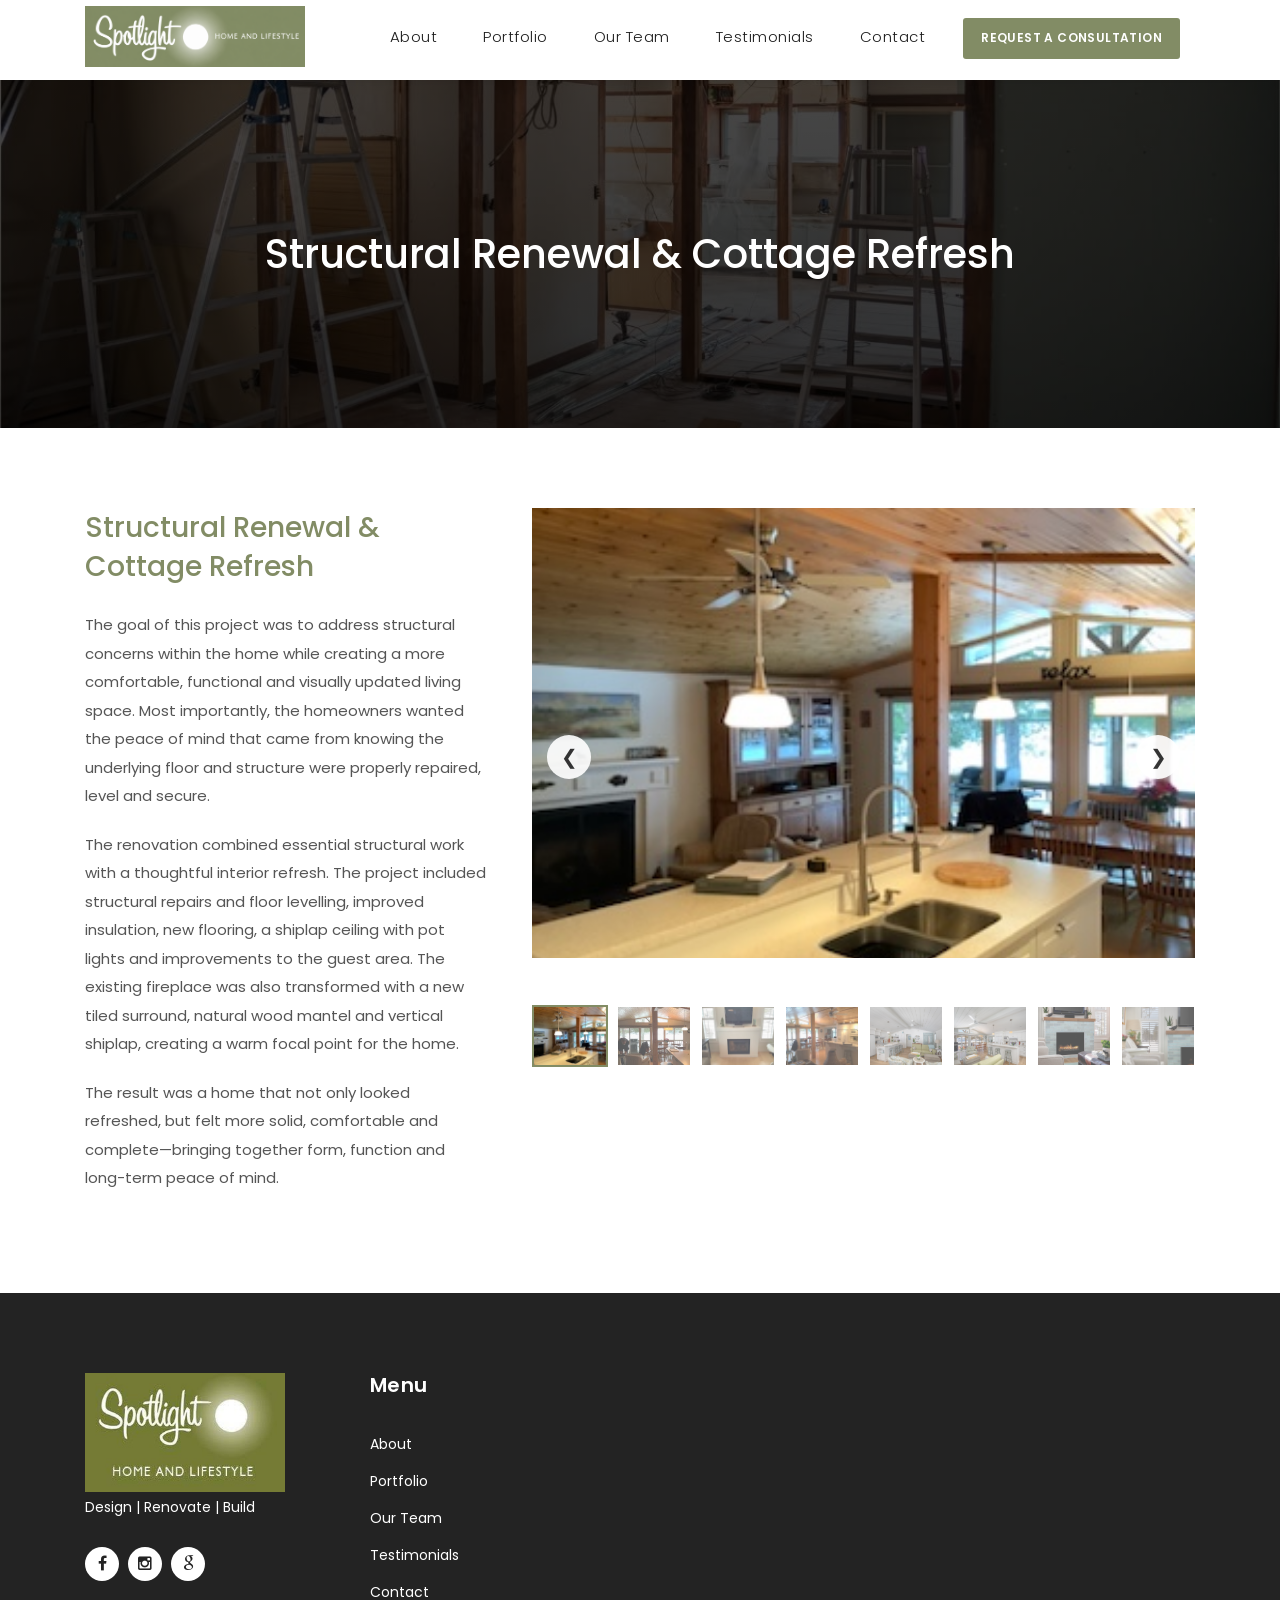
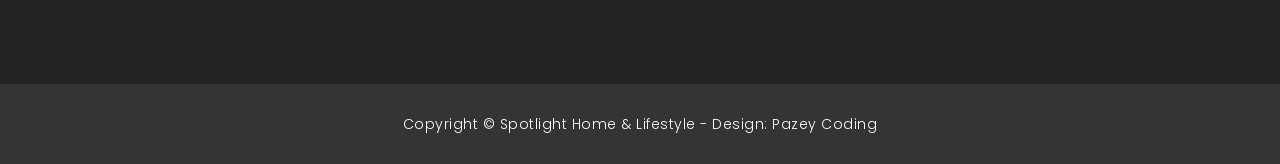
<file: structural-renewal.html>
<!DOCTYPE html>
<html lang="en">

<head>
  <meta charset="utf-8">
  <meta name="viewport" content="width=device-width, initial-scale=1, shrink-to-fit=no">

  <meta name="description" content="Explore a structural renewal and cottage refresh by Spotlight Home & Lifestyle in the Kawarthas, featuring structural repairs, levelled floors, updated flooring, a refreshed fireplace and thoughtful interior improvements.">

  <meta name="author" content="Spotlight Home & Lifestyle">

  <title>Structural Renewal & Cottage Refresh | Spotlight Home</title>

  <!-- Google Fonts -->
  <link href="https://fonts.googleapis.com/css?family=Poppins:100,200,300,400,500,600,700,800,900&display=swap" rel="stylesheet">

  <!-- Bootstrap CSS -->
  <link href="vendor/bootstrap/css/bootstrap.min.css" rel="stylesheet">

  <!-- Additional CSS -->
  <link rel="stylesheet" href="assets/css/fontawesome.css">
  <link rel="stylesheet" href="assets/css/spotlight.css">
  <link rel="stylesheet" href="assets/css/owl.css">

  <!-- Open Graph -->
  <meta property="og:title" content="Structural Renewal & Cottage Refresh | Spotlight Home">
  <meta property="og:description" content="Structural repairs and thoughtful interior updates come together in this cottage transformation by Spotlight Home & Lifestyle.">
  <meta property="og:type" content="website">
  <meta property="og:url" content="https://spotlighthomeandlifestyle.github.io/structural-renewal.html">

  <style>
    /* PROJECT LAYOUT */

    .portfolio-project {
      padding: 80px 0;
    }

    .project-layout {
      display: grid;
      grid-template-columns: 0.85fr 1.4fr;
      gap: 45px;
      align-items: start;
    }

    .project-description {
      min-width: 0;
    }

    .project-description h2 {
      color: #828C65;
      font-size: 28px;
      line-height: 1.4;
      margin-bottom: 25px;
    }

    .project-description p {
      font-size: 15px;
      line-height: 1.9;
      color: #555;
      margin-bottom: 20px;
    }

    .project-slideshow {
      min-width: 0;
      width: 100%;
    }

    .slideshow-wrapper {
      width: 100%;
      margin: 0 auto;
    }

    /* MAIN SLIDE */

    .main-slide {
      width: 100%;
      position: relative;
      overflow: hidden;
      background: #f4f4f1;
      aspect-ratio: 4 / 3;
    }

    .main-slide > img {
      display: block;
      width: 100%;
      height: 100%;
      object-fit: cover;
      object-position: center;
    }

    .slide-caption {
      position: absolute;
      left: 0;
      right: 0;
      bottom: 0;
      padding: 35px 20px 18px;
      background: linear-gradient(
        to top,
        rgba(0, 0, 0, 0.65),
        rgba(0, 0, 0, 0)
      );
      pointer-events: none;
    }

    .slide-caption h2 {
      color: #fff;
      font-size: 22px;
      font-weight: 600;
      letter-spacing: 3px;
      margin: 0;
      text-shadow: 0 2px 8px rgba(0, 0, 0, 0.35);
    }

    /* SLIDESHOW ARROWS */

    .slide-arrow {
      position: absolute;
      top: 50%;
      transform: translateY(-50%);
      width: 44px;
      height: 44px;
      border: none;
      border-radius: 50%;
      background: rgba(255, 255, 255, 0.9);
      color: #333;
      font-size: 20px;
      cursor: pointer;
      z-index: 2;
      display: flex;
      align-items: center;
      justify-content: center;
      transition: background 0.2s ease;
    }

    .slide-arrow:hover {
      background: #828C65;
      color: #fff;
    }

    .slide-arrow.prev {
      left: 15px;
    }

    .slide-arrow.next {
      right: 15px;
    }

    /* THUMBNAILS */

    .thumbnail-wrapper {
      display: grid;
      grid-template-columns: repeat(6, minmax(0, 1fr));
      gap: 10px;
      margin-top: 12px;
      width: 100%;
    }

    .thumbnail {
      width: 100%;
      min-width: 0;
      aspect-ratio: 4 / 3;
      overflow: hidden;
      cursor: pointer;
      border: 2px solid transparent;
      opacity: 0.72;
      transition: opacity 0.2s ease, border-color 0.2s ease;
    }

    .thumbnail img {
      display: block;
      width: 100%;
      height: 100%;
      object-fit: cover;
    }

    .thumbnail:hover {
      opacity: 1;
    }

    .thumbnail.active {
      border-color: #828C65;
      opacity: 1;
    }

    /* NAVIGATION CTA */

    .consultation-nav-item {
      display: flex;
      align-items: center;
      margin-left: 12px;
    }

    .consultation-nav-btn {
      display: inline-block;
      background: #828C65;
      color: #fff !important;
      padding: 12px 18px;
      border-radius: 3px;
      font-size: 12px;
      font-weight: 600;
      letter-spacing: 0.4px;
      text-decoration: none;
      transition: background 0.2s ease;
      white-space: nowrap;
    }

    .consultation-nav-btn:hover {
      background: #69734f;
      color: #fff !important;
    }

    /* RESPONSIVE LAYOUT */

    @media (max-width: 991px) {
      .consultation-nav-item {
        margin: 10px 0;
        align-items: flex-start;
      }

      .project-layout {
        grid-template-columns: 1fr 1.2fr;
        gap: 25px;
      }

      .project-description h2 {
        font-size: 24px;
      }

      .thumbnail-wrapper {
        grid-template-columns: repeat(5, minmax(0, 1fr));
        gap: 8px;
      }
    }

    @media (max-width: 767px) {
      .portfolio-project {
        padding: 40px 0 55px;
      }

      .project-layout {
        display: flex;
        flex-direction: column;
        gap: 30px;
      }

      .project-description {
        order: 1;
        width: 100%;
      }

      .project-slideshow {
        order: 2;
        width: 100%;
      }

      .project-description h2 {
        font-size: 25px;
        margin-bottom: 18px;
      }

      .project-description p {
        font-size: 14px;
        line-height: 1.8;
        margin-bottom: 16px;
      }

      .main-slide {
        aspect-ratio: 4 / 3;
      }

      .slide-arrow {
        width: 38px;
        height: 38px;
        font-size: 17px;
      }

      .slide-arrow.prev {
        left: 10px;
      }

      .slide-arrow.next {
        right: 10px;
      }

      .slide-caption h2 {
        font-size: 18px;
      }

      .thumbnail-wrapper {
        grid-template-columns: repeat(4, minmax(0, 1fr));
        gap: 8px;
      }
    }

    @media (max-width: 420px) {
      .thumbnail-wrapper {
        grid-template-columns: repeat(3, minmax(0, 1fr));
        gap: 7px;
      }
    }
  </style>
</head>

<body>

  <!-- PRELOADER -->
  <div id="preloader">
    <div class="jumper">
      <div></div>
      <div></div>
      <div></div>
    </div>
  </div>

  <!-- HEADER -->
  <header>
    <nav class="navbar navbar-expand-lg">
      <div class="container">

        <a class="navbar-brand" href="index.html">
          <img
            src="spotlight-logo-long.PNG"
            alt="Spotlight Home & Lifestyle"
            style="max-width: 250px; max-height: 400px;"
          >
        </a>

        <button
          class="navbar-toggler"
          type="button"
          data-toggle="collapse"
          data-target="#navbarResponsive"
          aria-controls="navbarResponsive"
          aria-expanded="false"
          aria-label="Toggle navigation"
        >
          <span class="navbar-toggler-icon"></span>
        </button>

        <div class="collapse navbar-collapse" id="navbarResponsive">
          <ul class="navbar-nav ml-auto">

            <li class="nav-item">
              <a class="nav-link" href="about-spotlight.html">About</a>
            </li>

            <li class="nav-item">
              <a class="nav-link" href="spotlight-projects.html">Portfolio</a>
            </li>

            <li class="nav-item">
              <a class="nav-link" href="spotlight-team.html">Our Team</a>
            </li>

            <li class="nav-item">
              <a class="nav-link" href="spotlight-testimonials.html">Testimonials</a>
            </li>

            <li class="nav-item">
              <a class="nav-link" href="contact-spotlight.html">Contact</a>
            </li>

            <li class="nav-item consultation-nav-item">
              <a class="consultation-nav-btn" href="contact-spotlight.html">
                Request a Consultation
              </a>
            </li>

          </ul>
        </div>
      </div>
    </nav>
  </header>

  <!-- PAGE HEADING -->
  <div class="page-heading3 header-text">
    <div class="container">
      <div class="row">
        <div class="col-md-12">
          <h1>Structural Renewal & Cottage Refresh</h1>
        </div>
      </div>
    </div>
  </div>

  <!-- PROJECT DESCRIPTION + SLIDESHOW -->
  <section class="portfolio-project">
    <div class="container">

      <div class="project-layout">

        <!-- DESCRIPTION: LEFT ON DESKTOP, TOP ON MOBILE -->
        <div class="project-description">

          <h2>Structural Renewal & Cottage Refresh</h2>

          <p>
            The goal of this project was to address structural concerns
            within the home while creating a more comfortable, functional
            and visually updated living space. Most importantly, the
            homeowners wanted the peace of mind that came from knowing
            the underlying floor and structure were properly repaired,
            level and secure.
          </p>

          <p>
            The renovation combined essential structural work with a
            thoughtful interior refresh. The project included structural
            repairs and floor levelling, improved insulation, new flooring,
            a shiplap ceiling with pot lights and improvements to the guest
            area. The existing fireplace was also transformed with a new
            tiled surround, natural wood mantel and vertical shiplap,
            creating a warm focal point for the home.
          </p>

          <p>
            The result was a home that not only looked refreshed, but felt
            more solid, comfortable and complete—bringing together form,
            function and long-term peace of mind.
          </p>

        </div>

        <!-- SLIDESHOW: RIGHT ON DESKTOP, BOTTOM ON MOBILE -->
        <div class="project-slideshow">

          <div class="slideshow-wrapper">

            <!-- MAIN IMAGE -->
            <div class="main-slide">

              <img
                id="mainImage"
                src="Pazey Pics/Pazey Pics/Giemer/before2.jpeg"
                alt="Home interior before structural renewal"
              >

              <div class="slide-caption">
                <h2 id="slideTitle">BEFORE</h2>
              </div>

              <button
                type="button"
                class="slide-arrow prev"
                onclick="changeSlide(-1)"
                aria-label="Previous image"
              >
                &#10094;
              </button>

              <button
                type="button"
                class="slide-arrow next"
                onclick="changeSlide(1)"
                aria-label="Next image"
              >
                &#10095;
              </button>

            </div>

            <!-- THUMBNAILS -->
            <div class="thumbnail-wrapper">

              <div class="thumbnail active" onclick="showSlide(0)">
                <img
                  src="Pazey Pics/Pazey Pics/Giemer/before2.jpeg"
                  alt="Before renovation, image 1"
                  loading="lazy"
                >
              </div>

              <div class="thumbnail" onclick="showSlide(1)">
                <img
                  src="Pazey Pics/Pazey Pics/Giemer/structural-renewal.jpg"
                  alt="Structural renewal before renovation"
                  loading="lazy"
                >
              </div>

              <div class="thumbnail" onclick="showSlide(2)">
                <img
                  src="Pazey Pics/Pazey Pics/Giemer/before3.jpg"
                  alt="Before renovation, image 3"
                  loading="lazy"
                >
              </div>

              <div class="thumbnail" onclick="showSlide(3)">
                <img
                  src="Pazey Pics/Pazey Pics/Giemer/before4.jpg"
                  alt="Before renovation, image 4"
                  loading="lazy"
                >
              </div>

              <div class="thumbnail" onclick="showSlide(4)">
                <img
                  src="Pazey Pics/Pazey Pics/Giemer/spotlight-cottage.jpg"
                  alt="Cottage after renovation, image 1"
                  loading="lazy"
                >
              </div>

              <div class="thumbnail" onclick="showSlide(5)">
                <img
                  src="Pazey Pics/Pazey Pics/Giemer/spotlight-transformation.jpg"
                  alt="Completed cottage transformation"
                  loading="lazy"
                >
              </div>

              <div class="thumbnail" onclick="showSlide(6)">
                <img
                  src="Pazey Pics/Pazey Pics/Giemer/After 2.jpg"
                  alt="Renovated interior, image 2"
                  loading="lazy"
                >
              </div>

              <div class="thumbnail" onclick="showSlide(7)">
                <img
                  src="Pazey Pics/Pazey Pics/Giemer/After 3.jpg"
                  alt="Renovated interior, image 3"
                  loading="lazy"
                >
              </div>

              <div class="thumbnail" onclick="showSlide(8)">
                <img
                  src="Pazey Pics/Pazey Pics/Giemer/After 4.jpg"
                  alt="Renovated interior, image 4"
                  loading="lazy"
                >
              </div>

              <div class="thumbnail" onclick="showSlide(9)">
                <img
                  src="Pazey Pics/Pazey Pics/Giemer/After 5.jpg"
                  alt="Renovated interior, image 5"
                  loading="lazy"
                >
              </div>

              <div class="thumbnail" onclick="showSlide(10)">
                <img
                  src="Pazey Pics/Pazey Pics/Giemer/After 6.jpg"
                  alt="Renovated interior, image 6"
                  loading="lazy"
                >
              </div>

            </div>
          </div>
        </div>

      </div>
    </div>
  </section>

  <!-- FOOTER -->
  <footer>
    <div class="container">
      <div class="row">

        <div class="col-md-3 footer-item">
       <img src="spotlight logo.jpg" alt="Spotlight Logo" style="max-width: 200px; max-height: 250px;">

          <p>Design | Renovate | Build</p>

          <ul class="social-icons">

            <li>
              <a
                rel="nofollow"
                href="https://www.facebook.com/spotlighthomeandlifestyle"
                target="_blank"
                rel="noopener noreferrer"
                aria-label="Facebook"
              >
                <i class="fa fa-facebook"></i>
              </a>
            </li>

            <li>
              <a
                href="https://www.instagram.com/spotlighthomeandlifestyle?stkn=MXFjdmdoZDBtM3pxMg=="
                target="_blank"
                rel="noopener noreferrer"
                aria-label="Instagram"
              >
                <i class="fa fa-instagram"></i>
              </a>
            </li>

            <li>
              <a
                href="https://share.google/CDrPjOCN7Ba2OfGo3"
                target="_blank"
                rel="noopener noreferrer"
                aria-label="Google"
              >
                <i class="fa fa-google"></i>
              </a>
            </li>

          </ul>
        </div>

        <div class="col-md-3 footer-item">
          <h4>Menu</h4>

          <ul class="menu-list">
            <li><a href="about-spotlight.html">About</a></li>
            <li><a href="spotlight-projects.html">Portfolio</a></li>
            <li><a href="spotlight-team.html">Our Team</a></li>
            <li><a href="spotlight-testimonials.html">Testimonials</a></li>
            <li><a href="contact-spotlight.html">Contact</a></li>
          </ul>
        </div>

      </div>
    </div>
  </footer>

  <!-- COPYRIGHT -->
  <div class="sub-footer">
    <div class="container">
      <div class="row">
        <div class="col-md-12">
          <p>
            Copyright &copy; Spotlight Home & Lifestyle
            - Design: Pazey Coding
          </p>
        </div>
      </div>
    </div>
  </div>

  <!-- JAVASCRIPT -->
  <script src="vendor/jquery/jquery.min.js"></script>
  <script src="vendor/bootstrap/js/bootstrap.bundle.min.js"></script>

  <script src="assets/js/custom.js"></script>
  <script src="assets/js/owl.js"></script>
  <script src="assets/js/slick.js"></script>
  <script src="assets/js/accordions.js"></script>

  <!-- SLIDESHOW SCRIPT -->
  <script>
    const slides = [
      {
        image: "Pazey Pics/Pazey Pics/Giemer/before2.jpeg",
        title: "BEFORE",
        alt: "Home interior before structural renewal"
      },
      {
        image: "Pazey Pics/Pazey Pics/Giemer/structural-renewal.jpg",
        title: "BEFORE",
        alt: "Structural renewal before renovation"
      },
      {
        image: "Pazey Pics/Pazey Pics/Giemer/before3.jpg",
        title: "BEFORE",
        alt: "Home before renovation, view 3"
      },
      {
        image: "Pazey Pics/Pazey Pics/Giemer/before4.jpg",
        title: "BEFORE",
        alt: "Home before renovation, view 4"
      },
      {
        image: "Pazey Pics/Pazey Pics/Giemer/spotlight-cottage.jpg",
        title: "AFTER",
        alt: "Cottage after structural renewal"
      },
      {
        image: "Pazey Pics/Pazey Pics/Giemer/spotlight-transformation.jpg",
        title: "AFTER",
        alt: "Completed cottage transformation"
      },
      {
        image: "Pazey Pics/Pazey Pics/Giemer/After 2.jpg",
        title: "AFTER",
        alt: "Renovated interior, view 2"
      },
      {
        image: "Pazey Pics/Pazey Pics/Giemer/After 3.jpg",
        title: "AFTER",
        alt: "Renovated interior, view 3"
      },
      {
        image: "Pazey Pics/Pazey Pics/Giemer/After 4.jpg",
        title: "AFTER",
        alt: "Renovated interior, view 4"
      },
      {
        image: "Pazey Pics/Pazey Pics/Giemer/After 5.jpg",
        title: "AFTER",
        alt: "Renovated interior, view 5"
      },
      {
        image: "Pazey Pics/Pazey Pics/Giemer/After 6.jpg",
        title: "AFTER",
        alt: "Renovated interior, view 6"
      }
    ];

    let currentSlide = 0;

    function showSlide(index) {
      if (index < 0) {
        index = slides.length - 1;
      }

      if (index >= slides.length) {
        index = 0;
      }

      currentSlide = index;

      const mainImage = document.getElementById("mainImage");
      const slideTitle = document.getElementById("slideTitle");
      const thumbnails = document.querySelectorAll(".thumbnail");

      mainImage.src = slides[index].image;
      mainImage.alt = slides[index].alt;
      slideTitle.textContent = slides[index].title;

      thumbnails.forEach(function(thumbnail, thumbnailIndex) {
        thumbnail.classList.toggle(
          "active",
          thumbnailIndex === index
        );
      });
    }

    function changeSlide(direction) {
      showSlide(currentSlide + direction);
    }

    document.addEventListener("DOMContentLoaded", function() {
      showSlide(0);
    });
  </script>

</body>
</html>
</file>
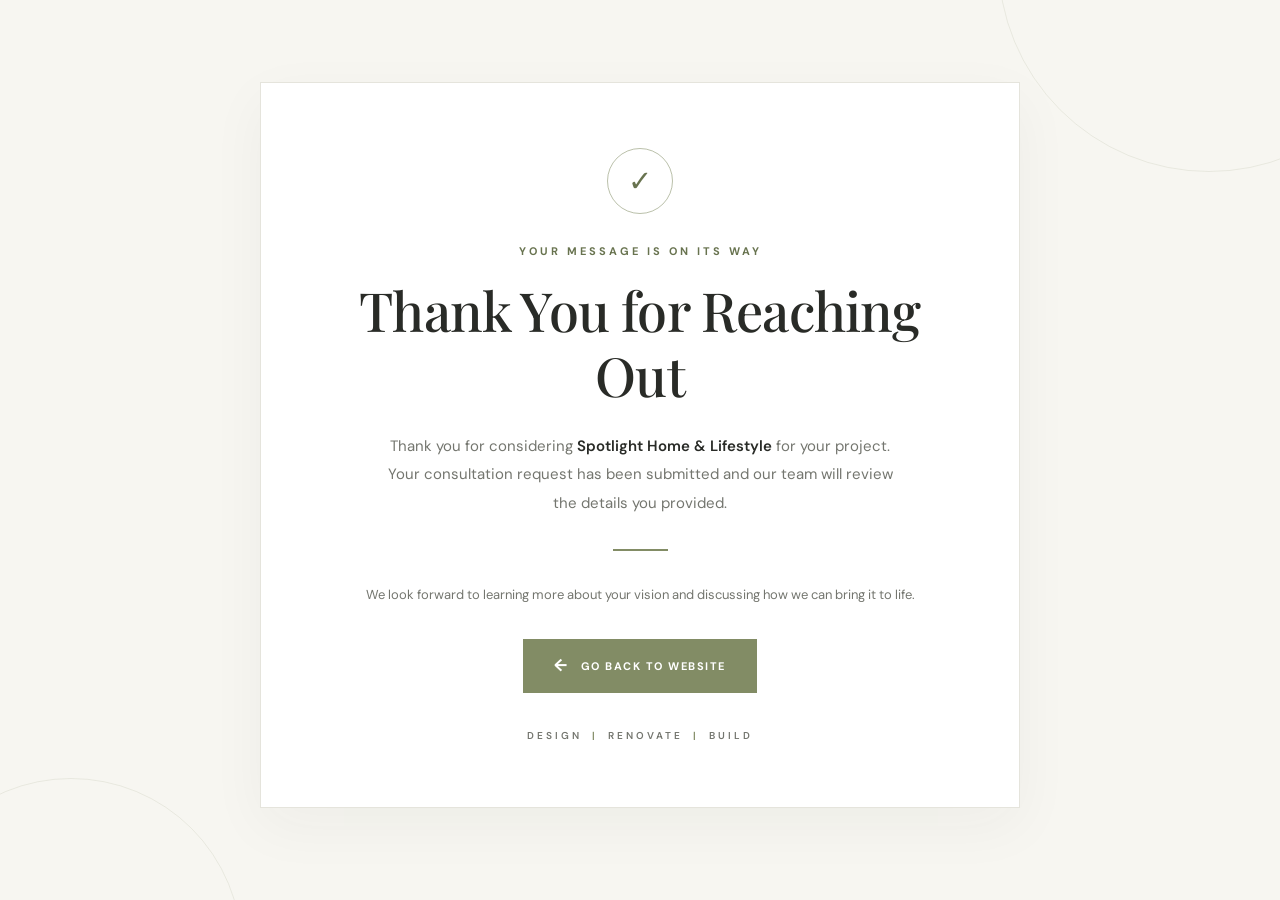
<file: thank-you.html>
<!DOCTYPE html>
<html lang="en">
<head>
  <meta charset="UTF-8">
  <meta name="viewport" content="width=device-width, initial-scale=1.0">

  <meta name="description" content="Thank you for contacting Spotlight Home & Lifestyle. We look forward to discussing your renovation or construction project.">

  <meta name="robots" content="noindex, follow">

  <title>Thank You | Spotlight Home & Lifestyle</title>

  <link rel="preconnect" href="https://fonts.googleapis.com">
  <link rel="preconnect" href="https://fonts.gstatic.com" crossorigin>

  <link href="https://fonts.googleapis.com/css2?family=DM+Sans:wght@400;500;600;700&family=Playfair+Display:wght@500;600&display=swap" rel="stylesheet">

  <style>
    * {
      box-sizing: border-box;
      margin: 0;
      padding: 0;
    }

    :root {
      --spotlight-green: #828C65;
      --spotlight-green-dark: #68734F;
      --spotlight-cream: #F7F6F1;
      --spotlight-white: #FFFFFF;
      --spotlight-charcoal: #292B27;
      --spotlight-muted: #74766F;
      --spotlight-border: #E5E4DC;
    }

    html {
      scroll-behavior: smooth;
    }

    body {
      min-height: 100vh;
      font-family: 'DM Sans', sans-serif;
      color: var(--spotlight-charcoal);
      background: var(--spotlight-cream);
      display: flex;
      flex-direction: column;
    }

    /* Header */

    .site-header {
      width: 100%;
      padding: 26px 7%;
      border-bottom: 1px solid var(--spotlight-border);
      background: var(--spotlight-cream);
    }

    .header-inner {
      max-width: 1200px;
      margin: 0 auto;
      display: flex;
      align-items: center;
      justify-content: center;
    }

    .brand {
      color: var(--spotlight-charcoal);
      text-decoration: none;
      text-align: center;
      display: inline-block;
    }

    .brand-name {
      display: block;
      font-size: 19px;
      font-weight: 700;
      letter-spacing: 3px;
    }

    .brand-subtitle {
      display: block;
      margin-top: 7px;
      font-size: 9px;
      letter-spacing: 4px;
      color: var(--spotlight-green-dark);
    }

    /* Main thank-you section */

    .thank-you-section {
      flex: 1;
      display: flex;
      align-items: center;
      justify-content: center;
      padding: 80px 24px 90px;
      position: relative;
      overflow: hidden;
    }

    .thank-you-section::before {
      content: "";
      position: absolute;
      width: 420px;
      height: 420px;
      border: 1px solid rgba(130, 140, 101, 0.13);
      border-radius: 50%;
      top: -250px;
      right: -140px;
      pointer-events: none;
    }

    .thank-you-section::after {
      content: "";
      position: absolute;
      width: 340px;
      height: 340px;
      border: 1px solid rgba(130, 140, 101, 0.13);
      border-radius: 50%;
      bottom: -220px;
      left: -100px;
      pointer-events: none;
    }

    .thank-you-card {
      position: relative;
      z-index: 1;
      width: 100%;
      max-width: 760px;
      padding: 65px 55px;
      text-align: center;
      background: var(--spotlight-white);
      border: 1px solid var(--spotlight-border);
      box-shadow: 0 18px 55px rgba(41, 43, 39, 0.045);
    }

    .success-icon {
      width: 66px;
      height: 66px;
      margin: 0 auto 30px;
      border: 1px solid rgba(130, 140, 101, 0.55);
      border-radius: 50%;
      display: flex;
      align-items: center;
      justify-content: center;
      color: var(--spotlight-green-dark);
      font-size: 29px;
      font-weight: 400;
    }

    .eyebrow {
      color: var(--spotlight-green-dark);
      font-size: 11px;
      font-weight: 700;
      letter-spacing: 3px;
      text-transform: uppercase;
      margin-bottom: 20px;
    }

    h1 {
      font-family: 'Playfair Display', Georgia, serif;
      font-size: clamp(36px, 5vw, 54px);
      font-weight: 500;
      line-height: 1.2;
      letter-spacing: -0.8px;
      margin-bottom: 24px;
    }

    .thank-you-message {
      max-width: 510px;
      margin: 0 auto;
      color: var(--spotlight-muted);
      font-size: 15px;
      line-height: 1.9;
    }

    .thank-you-message strong {
      color: var(--spotlight-charcoal);
      font-weight: 600;
    }

    .divider {
      width: 55px;
      height: 2px;
      background: var(--spotlight-green);
      margin: 32px auto;
    }

    .next-steps {
      color: var(--spotlight-muted);
      font-size: 13px;
      line-height: 1.8;
      margin-bottom: 32px;
    }

    /* Homepage button */

    .home-button {
      display: inline-flex;
      align-items: center;
      justify-content: center;
      gap: 12px;
      min-height: 54px;
      padding: 0 30px;
      background: var(--spotlight-green);
      border: 1px solid var(--spotlight-green);
      color: var(--spotlight-white);
      text-decoration: none;
      font-size: 11px;
      font-weight: 700;
      letter-spacing: 1.5px;
      text-transform: uppercase;
      transition: background 0.25s ease,
                  border-color 0.25s ease,
                  transform 0.25s ease;
    }

    .home-button:hover {
      background: var(--spotlight-green-dark);
      border-color: var(--spotlight-green-dark);
      transform: translateY(-2px);
    }

    .home-button:focus-visible {
      outline: 3px solid var(--spotlight-charcoal);
      outline-offset: 4px;
    }

    .button-arrow {
      font-size: 17px;
      line-height: 1;
      transition: transform 0.25s ease;
    }

    .home-button:hover .button-arrow {
      transform: translateX(-3px);
    }

    .brand-tagline {
      margin-top: 36px;
      color: var(--spotlight-muted);
      font-size: 10px;
      font-weight: 600;
      letter-spacing: 3px;
    }

    .brand-tagline span {
      color: var(--spotlight-green);
      padding: 0 5px;
    }

    /* Footer */

    .site-footer {
      padding: 22px 20px;
      border-top: 1px solid var(--spotlight-border);
      text-align: center;
      background: var(--spotlight-cream);
    }

    .site-footer p {
      color: var(--spotlight-muted);
      font-size: 11px;
      line-height: 1.8;
    }

    .site-footer a {
      color: var(--spotlight-green-dark);
      text-decoration: none;
    }

    .site-footer a:hover {
      text-decoration: underline;
    }

    /* Mobile */

    @media (max-width: 600px) {
      .site-header {
        padding: 22px 16px;
      }

      .brand-name {
        font-size: 16px;
        letter-spacing: 2px;
      }

      .brand-subtitle {
        font-size: 8px;
        letter-spacing: 3px;
      }

      .thank-you-section {
        padding: 45px 18px 55px;
      }

      .thank-you-card {
        padding: 45px 23px;
      }

      .success-icon {
        width: 58px;
        height: 58px;
        margin-bottom: 25px;
      }

      .eyebrow {
        font-size: 10px;
        letter-spacing: 2px;
      }

      h1 {
        font-size: 36px;
      }

      .thank-you-message {
        font-size: 14px;
      }

      .home-button {
        width: 100%;
        max-width: 300px;
        padding: 0 18px;
        font-size: 10px;
      }

      .brand-tagline {
        font-size: 9px;
        letter-spacing: 2px;
      }
    }

    @media (prefers-reduced-motion: reduce) {
      *,
      *::before,
      *::after {
        scroll-behavior: auto !important;
        transition: none !important;
      }
    }
  </style>
</head>

<body>



  <main class="thank-you-section">
    <section class="thank-you-card" aria-labelledby="thank-you-title">

      <div class="success-icon" aria-hidden="true">
        &#10003;
      </div>

      <p class="eyebrow">Your message is on its way</p>

      <h1 id="thank-you-title">Thank You for Reaching Out</h1>

      <p class="thank-you-message">
        Thank you for considering
        <strong>Spotlight Home &amp; Lifestyle</strong>
        for your project. Your consultation request has been submitted
        and our team will review the details you provided.
      </p>

      <div class="divider"></div>

      <p class="next-steps">
        We look forward to learning more about your vision
        and discussing how we can bring it to life.
      </p>

      <a class="home-button" href="index.html">
        <span class="button-arrow" aria-hidden="true">&#8592;</span>
        Go Back to Website
      </a>

      <p class="brand-tagline">
        DESIGN <span>|</span> RENOVATE <span>|</span> BUILD
      </p>

    </section>
  </main>



  <script>
    document.getElementById("current-year").textContent =
      new Date().getFullYear();
  </script>

</body>
</html>
</file>
<file: assets/css/spotlight.css>
/* Grid */

.portfolio-grid {
  display: grid;
  grid-template-columns: repeat(2, 1fr);
  gap: 25px;
}

/* Portfolio Image */

.portfolio-item {
  position: relative;
  overflow: hidden;
  height: 500px;
  background: #222;
}

.portfolio-item img {
  width: 100%;
  height: 100%;
  object-fit: cover;
  display: block;
  transition: transform 0.6s ease;
}

/* Dark overlay */

.portfolio-overlay {
  position: absolute;
  top: 0;
  left: 0;
  right: 0;
  bottom: 0;

  display: flex;
  align-items: flex-end;

  padding: 45px;

  background: linear-gradient(
    to top,
    rgba(0, 0, 0, 0.85) 0%,
    rgba(0, 0, 0, 0.45) 45%,
    rgba(0, 0, 0, 0.05) 100%
  );

  transition: background 0.4s ease;
}

/* Text */

.portfolio-content {
  max-width: 550px;
  color: #fff;
}

.portfolio-content span {
  display: block;
  font-size: 12px;
  letter-spacing: 2px;
  font-weight: 600;
  color: #d2b98b;
  margin-bottom: 10px;
}

.portfolio-content h3 {
  font-size: 30px;
  font-weight: 600;
  margin-bottom: 15px;
  color: #fff;
}

.portfolio-content p {
  color: #eee;
  font-size: 15px;
  line-height: 1.7;
  margin-bottom: 25px;
}

/* Button */

.portfolio-button {
  display: inline-block;
  padding: 12px 24px;
  border: 1px solid #fff;
  color: #fff;
  font-size: 12px;
  font-weight: 600;
  letter-spacing: 1px;
  text-decoration: none;
  transition: all 0.3s ease;
}

.portfolio-button:hover {
  background: #fff;
  color: #222;
  text-decoration: none;
}

/* Hover Image */

.portfolio-item:hover img {
  transform: scale(1.06);
}

.portfolio-item:hover .portfolio-overlay {
  background: linear-gradient(
    to top,
    rgba(0, 0, 0, 0.9) 0%,
    rgba(0, 0, 0, 0.55) 55%,
    rgba(0, 0, 0, 0.15) 100%
  );
}

/* Bottom Button */

.portfolio-footer {
  text-align: center;
  margin-top: 45px;
}

.portfolio-footer .filled-button {
  padding: 14px 30px;
}

/* Mobile */

@media (max-width: 767px) {

  .portfolio-section {
    padding: 70px 0;
  }

  .portfolio-grid {
    grid-template-columns: 1fr;
  }

  .portfolio-item {
    height: 450px;
  }

  .portfolio-overlay {
    padding: 30px;
  }

  .portfolio-content h3 {
    font-size: 24px;
  }

  .portfolio-content p {
    font-size: 14px;
  }
}

/* Dark overlay on slider images */
.Modern-Slider .item .img-fill::after {
    content: "";
    position: absolute;
    inset: 0;
    background: rgba(0, 0, 0, 0.6);
    z-index: 1;
}

/* Keep slider text and arrows above the overlay */
.Modern-Slider .item .text-content {
    z-index: 2;
}

.Modern-Slider .NextArrow,
.Modern-Slider .PrevArrow {
    z-index: 5;
}

body {
  font-family: 'Poppins', sans-serif;
  overflow-x: hidden;
  text-rendering: optimizeLegibility;
  -webkit-font-smoothing: antialiased;
  -moz-osx-font-smoothing: grayscale;
}
p {
	margin-bottom: 0px;
	font-size: 14px;
	color: #666666;
	line-height: 30px;
}
a {
	text-decoration: none!important;
}
ul {
	padding: 0;
	margin: 0;
	list-style: none;
}

h1,h2,h3,h4,h5,h6 {
	margin: 0px;
}

a.filled-button {
	background-color: #828C65;
	color: #fff;
	font-size: 16px;
	text-transform: uppercase;
	font-weight: 700;
	padding: 12px 30px;
	border-radius: 30px;
	display: inline-block;
	transition: all 0.3s;
}

a.filled-button:hover {
	background-color: #fff;
	color: #828C65;
}

a.border-button {
	background-color: transparent;
	color: #fff;
	border: 2px solid #fff;
	font-size: 20px;
	text-transform: uppercase;
	font-weight: 700;
	padding: 10px 28px;
	border-radius: 30px;
	display: inline-block;
	transition: all 0.3s;
}

a.border-button:hover {
	background-color: #fff;
	color: #828C65;
}

.section-heading {
	text-align: center;
	margin-bottom: 80px;
}

.section-heading h2 {
	font-size: 36px;
	font-weight: 600;
	color: #1e1e1e;
}

.section-heading em {
	font-style: normal;
	color: #828C65;
}

.section-heading span {
	display: block;
	margin-top: 15px;
	text-transform: uppercase;
	font-size: 15px;
	color: #666;
	letter-spacing: 1px;
}

#preloader {
  overflow: hidden;
  background: #828C65;
  left: 0;
  right: 0;
  top: 0;
  bottom: 0;
  position: fixed;
  z-index: 9999999;
  color: #fff;
}

#preloader .jumper {
  left: 0;
  top: 0;
  right: 0;
  bottom: 0;
  display: block;
  position: absolute;
  margin: auto;
  width: 50px;
  height: 50px;
}

#preloader .jumper > div {
  background-color: #fff;
  width: 10px;
  height: 10px;
  border-radius: 100%;
  -webkit-animation-fill-mode: both;
  animation-fill-mode: both;
  position: absolute;
  opacity: 0;
  width: 50px;
  height: 50px;
  -webkit-animation: jumper 1s 0s linear infinite;
  animation: jumper 1s 0s linear infinite;
}

#preloader .jumper > div:nth-child(2) {
  -webkit-animation-delay: 0.33333s;
  animation-delay: 0.33333s;
}

#preloader .jumper > div:nth-child(3) {
  -webkit-animation-delay: 0.66666s;
  animation-delay: 0.66666s;
}

@-webkit-keyframes jumper {
  0% {
    opacity: 0;
    -webkit-transform: scale(0);
    transform: scale(0);
  }
  5% {
    opacity: 1;
  }
  100% {
    -webkit-transform: scale(1);
    transform: scale(1);
    opacity: 0;
  }
}

@keyframes jumper {
  0% {
    opacity: 0;
    -webkit-transform: scale(0);
    transform: scale(0);
  }
  5% {
    opacity: 1;
  }
  100% {
    opacity: 0;
  }
}

/* Sub Header Style */

.sub-header {
	background-color: #828C65;
	height: 46px;
	line-height: 46px;
}

.sub-header ul li {
	display: inline-block;
}

.sub-header ul.left-info li {
	border-left: 1px solid rgba(250,250,250,0.3);
	padding: 0px 20px;
}

.sub-header ul.left-info li:last-child {
	border-right: 1px solid rgba(250,250,250,0.3);
}

.sub-header ul.left-info li i {
	margin-right: 10px;
	font-size: 18px;
}

.sub-header ul.left-info li a {
	color: #fff;
	font-size: 14px;
	font-weight: 600;
}

.sub-header ul.right-icons {
	float: right;
}

.sub-header ul.right-icons li {
	margin-right: -4px;
	width: 46px;
	display: inline-block;
	text-align: center;
	border-right: 1px solid rgba(250,250,250,0.3);
}

.sub-header ul.right-icons li:first-child {
	border-left: 1px solid rgba(250,250,250,0.3);
}

.sub-header ul.right-icons li a {
	color: #fff;
	transition: all 0.3s;
}

.sub-header ul.right-icons li a:hover {
	opacity: 0.75;
}



/* Header Style */

/* Adjust header elements when scrolling */
.background-header .navbar {
    padding-top: -2px;
    padding-bottom: -2px;
}

.background-header .navbar .navbar-brand {
    margin-top: -4px;
}

.background-header .navbar .navbar-nav a.nav-link {
    margin-top: -2px;
}

header {
	position: absolute;
	z-index: 99999;
	width: 100%;
	background-color: transparent!important;
	height: 80px;
	-webkit-transition: all 0.3s ease-in-out 0s;
    -moz-transition: all 0.3s ease-in-out 0s;
    -o-transition: all 0.3s ease-in-out 0s;
    transition: all 0.3s ease-in-out 0s;
}
header .navbar {
	padding: 10px 0px;
}
.background-header .navbar {
	padding: 10px 0px;
}
.background-header {
	top: 0;
	position: fixed;
	background-color: #fff!important;
	box-shadow: 0px 1px 10px rgba(0,0,0,0.1);
}
.background-header .navbar-brand h2 {
	color: #828C65!important;
}
.background-header .navbar-nav a.nav-link {
	color: #1e1e1e!important;
	
}
.background-header .navbar-nav .nav-link:hover,
.background-header .navbar-nav .active>.nav-link,
.background-header .navbar-nav .nav-link.current,
.background-header .navbar-nav .nav-link.show,
.background-header .navbar-nav .show>.nav-link {
	color: #757B35!important;
}
.navbar .navbar-brand {
	float: 	left;
	margin-top: 12px;
	outline: none;
}
.navbar .navbar-brand h2 {
	color: #fff;
	text-transform: uppercase;
	font-size: 24px;
	font-weight: 700;
	-webkit-transition: all .3s ease 0s;
    -moz-transition: all .3s ease 0s;
    -o-transition: all .3s ease 0s;
    transition: all .3s ease 0s;
}
.navbar .navbar-brand h2 em {
	font-style: normal;
	font-size: 16px;
}
#navbarResponsive {
	z-index: 999;
}
.navbar-collapse {
	text-align: center;
}
.navbar .navbar-nav .nav-item {
	margin: 0px 15px;
}
.navbar .navbar-nav a.nav-link {
	text-transform: capitalize;
	font-size: 15px;
	font-weight: 300;
	letter-spacing: 0.5px;
	color: #fff;
	transition: all 0.5s;
	margin-top: 5px;
}


.navbar .navbar-nav .nav-link:hover,
.navbar .navbar-nav .active>.nav-link,
.navbar .navbar-nav .nav-link.current,
.navbar .navbar-nav .nav-link.show,
.navbar .navbar-nav .show>.nav-link {
	color: #757B35;
	border-bottom: 3px solid #757B35;
}
.navbar .navbar-toggler-icon {
	background-image: none;
}
.navbar .navbar-toggler {
	border-color: transparent;
	background-color: transparent;	
	height: 36px;
	outline: none;
	border-radius: 0px;
	position: absolute;
	right: 30px;
	top: 35px;
}
.navbar .navbar-toggler-icon:after {
	content: '\f0c9';
	color: #828C65;
	font-size: 30px;
	line-height: 26px;
	font-family: 'FontAwesome';
}



/* Banner Style */

.img-fill{
  width: 100%;
  display: block;
  overflow: hidden;
  position: relative;
  text-align: center
}

.img-fill img {
  min-height: 100%;
  min-width: 100%;
  position: relative;
  display: inline-block;
  max-width: none;
}

*,
*:before,
*:after {
  -webkit-box-sizing: border-box;
  box-sizing: border-box;
  -webkit-font-smoothing: antialiased;
  -moz-osx-font-smoothing: grayscale;
}

.Grid1k {
  padding: 0 15px;
  max-width: 1200px;
  margin: auto;
}

.blocks-box,
.slick-slider {
  margin: 0;
  padding: 0!important;
}

.slick-slide {
  float: left;
  padding: 0;
}

.Modern-Slider .item .img-fill {
	background-size: cover;
	background-position: center center;
	background-repeat: no-repeat;
	height:95vh;
}

.Modern-Slider .item-1 .img-fill {
	background-image: url(../images/slide_01.jpg);
}

.Modern-Slider .item-2 .img-fill {
	background-image: url(../images/slide_02.jpg);
}

.Modern-Slider .item-3 .img-fill {
	background-image: url(../images/slide_03.jpg);
}

.Modern-Slider .NextArrow{
  position:absolute;
  top:50%;
  right:30px;
  border:0 none;
  background-color: transparent;
  text-align:center;
  font-size: 36px;
  font-family: 'FontAwesome';
  color:#FFF;
  z-index:5;
  outline: none;
  cursor: pointer;
}

.Modern-Slider .NextArrow:before{
  content:'\f105';
}

.Modern-Slider .PrevArrow {
  position:absolute;
  top:50%;
  left:30px;
  border:0 none;
  background-color: transparent;
  text-align:center;
  font-size: 36px;
  font-family: 'FontAwesome';
  color:#FFF;
  z-index:5;
  outline: none;
  cursor: pointer;
}

.Modern-Slider .PrevArrow:before{
  content:'\f104';
}

ul.slick-dots {
  display: none!important;
}

.Modern-Slider .text-content {
	text-align: left;
  	width: 75%;
  	position: absolute;
  	top: 50%;
  	left: 50%;
  	transform: translate(-50%, -50%);
}

.Modern-Slider .item h6 {
  margin-bottom: 15px;
  font-size: 22px;
  text-transform: uppercase;
  font-weight: 700;
  letter-spacing: 1px;
  color:#828C65;
  animation:fadeOutRight 1s both;
}

.Modern-Slider .item h4 {
  margin-bottom: 30px;
  text-transform: uppercase;
  font-size: 44px;
  font-weight: 700;
  letter-spacing: 2.5px;
  color:#FFF;
  overflow:hidden;
  animation:fadeOutLeft 1s both;
}

.Modern-Slider .item p {
	max-width: 570px;
	color: #fff;
	font-size: 15px;
	font-weight: 400;
	line-height: 30px;
	margin-bottom: 40px;
}

.Modern-Slider .item a {
  margin: 0 5px;
}

.Modern-Slider .item.slick-active h6{
  animation:fadeInDown 1s both 1s;
}

.Modern-Slider .item.slick-active h4{
  animation:fadeInLeft 1s both 1.5s;
}

.Modern-Slider .item.slick-active{
  animation:Slick-FastSwipeIn 1s both;
}

.Modern-Slider .buttons {
  position: relative;
}

.Modern-Slider {background:#000;}


/* ==== Slick Slider Css Ruls === */
.slick-slider{position:relative;display:block;-webkit-user-select:none;-moz-user-select:none;-ms-user-select:none;user-select:none;-webkit-touch-callout:none;-khtml-user-select:none;-ms-touch-action:pan-y;touch-action:pan-y;-webkit-tap-highlight-color:transparent}
.slick-list{position:relative;display:block;overflow:hidden;margin:0;padding:0}
.slick-list:focus{outline:none}.slick-list.dragging{cursor:hand}
.slick-slider .slick-track,.slick-slider .slick-list{-webkit-transform:translate3d(0,0,0);-ms-transform:translate3d(0,0,0);transform:translate3d(0,0,0)}
.slick-track{position:relative;top:0;left:0;display:block}
.slick-track:before,.slick-track:after{display:table;content:''}.slick-track:after{clear:both}
.slick-loading .slick-track{visibility:hidden}
.slick-slide{display:none;float:left /* If RTL Make This Right */ ;height:100%;min-height:1px}
.slick-slide.dragging img{pointer-events:none}
.slick-initialized .slick-slide{display:block}
.slick-loading .slick-slide{visibility:hidden}
.slick-vertical .slick-slide{display:block;height:auto;border:1px solid transparent}




/* Request Form */

.request-form {
	background-color: #828C65;
	padding: 40px 0px;
	color: #fff;
}

.request-form h4 {
	font-size: 30px;
	font-weight: 600;
}

.request-form span {
	font-size: 15px;
	font-weight: 400;
	display: inline-block;
	margin-top: 10px;
}

.request-form a.border-button {
	margin-top: 12px;
	float: right;
}




/* Services */

.services {
	margin-top: 140px;
}

.service-item img {
	width: 100%;
	overflow: hidden;
}

.service-item .down-content {
	background-color: #f7f7f7;
	padding: 30px;
}

.service-item .down-content h4 {
	font-size: 20px;
	font-weight: 700;
	letter-spacing: 0.25px;
	margin-bottom: 15px;
}

.service-item .down-content p {
	margin-bottom: 20px;
}



/* Fun Facts */

.fun-facts {
	margin-top: 140px;
	background-image: linear-gradient(rgba(0, 0, 0, 0.97), rgba(0, 0, 0, 0.8)),
	                  url(../images/spotlight-design-build-material.jpg);
	background-position: center center;
	background-repeat: no-repeat;
	background-size: cover;
	background-attachment: fixed;
	padding: 140px 0px;
	color: #fff;
}

.fun-facts span {
	text-transform: uppercase;
	font-size: 15px;
	color: #fff;
	letter-spacing: 1px;
	margin-bottom: 10px;
	display: block;
}

.fun-facts h2 {
	font-size: 36px;
	font-weight: 600;
	margin-bottom: 35px;
}

.fun-facts em {
	font-style: normal;
	color: #757B35;
}

.fun-facts p {
	color: #fff;
	margin-bottom: 40px;
}

.fun-facts .left-content {
	margin-right: 45px;
}

.count-area-content {
	text-align: center;
	background-color: rgba(250,250,250,0.1);
	padding: 25px 30px 35px 30px;
	margin: 15px 0px;
}


.count-title {
    font-size: 20px;
    font-weight: 600;
    color: #fff;
    letter-spacing: 0.5px;
}



/* More Info */

.more-info {
	margin-top: 140px;
}

.more-info .left-image img {
	width: 100%;
	overflow: hidden;
}

.more-info .more-info-content {
	background-color: #f7f7f7;
}

.about-info .more-info-content {
	background-color: transparent;
}

.about-info .right-content {
	padding: 0px!important;
	margin-right: 30px;
}

.more-info .right-content {
	padding: 45px 45px 45px 30px;
}

.more-info .right-content span {
	text-transform: uppercase;
	font-size: 15px;
	color: #666;
	letter-spacing: 1px;
	margin-bottom: 10px;
	display: block;
}

.more-info .right-content h2 {
	font-size: 36px;
	font-weight: 600;
	margin-bottom: 35px;
}

.more-info .right-content em {
	font-style: normal;
	color: #828C65;
}

.more-info .right-content p {
	margin-bottom: 30px;
}


/* Testimonials Style */

.about-testimonials {
	margin-top: 0px!important;
}

.testimonials {
	margin-top: 140px;
	background-color: #f7f7f7;
	padding: 140px 0px;
}
.testimonial-item .inner-content {
	text-align: center;
	background-color: #fff;	
	padding: 30px;
	border-radius: 5px;
}
.testimonial-item p {
	font-size: 14px;
	font-weight: 400;
}
.testimonial-item h4 {
	font-size: 19px;
	font-weight: 700;
	color: #1e1e1e;
	letter-spacing: 0.5px;
	margin-bottom: 0px;
}
.testimonial-item span {
	display: inline-block;
	margin-top: 8px;
	font-weight: 600;
	font-size: 14px;
	color: #828C65;
}
.testimonial-item img {
	max-width: 60px;
	border-radius: 50%;
	margin: 25px auto 0px auto;
}




/* Call Back Style */

.callback-services {
	border-top: 1px solid #eee;
	padding-top: 140px;
}

.contact-us {
	background-color: #f7f7f7;
	padding: 140px 0px;
}

.contact-us .contact-form {
	background-color: transparent!important;
	padding: 0!important;
}

.callback-form {
	margin-top: 140px;
}

.callback-form .contact-form {
	background-color: #828C65;
	padding: 60px;
	border-radius: 5px;
	text-align: center;
}

.callback-form .contact-form input {
	border-radius: 20px;
	height: 40px;
	line-height: 40px;
	display: inline-block;
	padding: 0px 15px;
	color: #6a6a6a;
	font-size: 13px;
	text-transform: none;
	box-shadow: none;
	border: none;
	margin-bottom: 35px;
}

.callback-form .contact-form input:focus {
	outline: none;
	box-shadow: none;
	border: none;
}

.callback-form .contact-form textarea {
	border-radius: 20px;
	height: 120px;
	max-height: 200px;
	min-height: 120px;
	display: inline-block;
	padding: 15px;
	color: #6a6a6a;
	font-size: 13px;
	text-transform: none;
	box-shadow: none;
	border: none;
	margin-bottom: 35px;
}

.callback-form .contact-form textarea:focus {
	outline: none;
	box-shadow: none;
	border: none;
}

.callback-form .contact-form ::-webkit-input-placeholder { /* Edge */
  color: #aaa;
}
.callback-form .contact-form :-ms-input-placeholder { /* Internet Explorer 10-11 */
  color: #aaa;
}
.callback-form .contact-form ::placeholder {
  color: #aaa;
}

.callback-form .contact-form button.border-button {
	background-color: transparent;
	color: #fff;
	border: 2px solid #fff;
	font-size: 13px;
	text-transform: uppercase;
	font-weight: 700;
	padding: 10px 28px;
	border-radius: 30px;
	display: inline-block;
	transition: all 0.3s;
	outline: none;
	box-shadow: none;
	text-shadow: none;
	cursor: pointer;
}

.callback-form .contact-form button.border-button:hover {
	background-color: #fff;
	color: #828C65;
}

.contact-us .contact-form button.filled-button {
	background-color: #828C65;
	color: #fff;
	border: none;
	font-size: 13px;
	text-transform: uppercase;
	font-weight: 700;
	padding: 12px 30px;
	border-radius: 30px;
	display: inline-block;
	transition: all 0.3s;
	outline: none;
	box-shadow: none;
	text-shadow: none;
	cursor: pointer;
}

.contact-us .contact-form button.filled-button:hover {
	background-color: #fff;
	color: #828C65;
}



/* Partners Style */

.contact-partners {
	margin-top: -8px!important;
}

.partners {
	margin-top: 140px;
	background-color: #f7f7f7;
	padding: 60px 0px;
}

.partners .owl-item {
	text-align: center;
	cursor: pointer;
}

.partners .partner-item img {
	max-width: 156px;
	margin: auto;
}



/* Footer Style */

footer {
	background-color: #232323;
	padding: 80px 0px;
	color: #fff;
}

footer h4 {
	color: #fff;
	font-size: 20px;
	font-weight: 600;
	letter-spacing: 0.25px;
	margin-bottom: 35px;
}
footer p {
	color: #fff;
}

footer ul.social-icons {
	margin-top: 25px;
}

footer ul.social-icons li {
	display: inline-block;
	margin-right: 5px;
}

footer ul.social-icons li:last-child {
	margin-right: 0px;
}

footer ul.social-icons li a {
	width: 34px;
	height: 34px;
	display: inline-block;
	line-height: 34px;
	text-align: center;
	background-color: #fff;
	color: #232323;
	border-radius: 50%;
	transition: all 0.3s;
}

footer ul.social-icons li a:hover {
	background-color: #828C65;
}

footer ul.menu-list li {
	margin-bottom: 13px;
}

footer ul.menu-list li:last-child {
	margin-bottom: 0px;
}

footer ul.menu-list li a {
	font-size: 14px;
	color: #fff;
	transition: all 0.3s;
}

footer ul.menu-list li a:hover {
	color: #828C65;
}

footer .contact-form input {
	border-radius: 20px;
	height: 40px;
	line-height: 40px;
	display: inline-block;
	padding: 0px 15px;
	color: #aaa!important;
	background-color: #343434;
	font-size: 13px;
	text-transform: none;
	box-shadow: none;
	border: none;
	margin-bottom: 15px;
}

footer .contact-form input:focus {
	outline: none;
	box-shadow: none;
	border: none;
	background-color: #343434;
}

footer .contact-form textarea {
	border-radius: 20px;
	height: 120px;
	max-height: 200px;
	min-height: 120px;
	display: inline-block;
	padding: 15px;
	color: #aaa!important;
	background-color: #343434;
	font-size: 13px;
	text-transform: none;
	box-shadow: none;
	border: none;
	margin-bottom: 15px;
}

footer .contact-form textarea:focus {
	outline: none;
	box-shadow: none;
	border: none;
	background-color: #343434;
}

footer .contact-form ::-webkit-input-placeholder { /* Edge */
  color: #aaa;
}
footer .contact-form :-ms-input-placeholder { /* Internet Explorer 10-11 */
  color: #aaa;
}
footer .contact-form ::placeholder {
  color: #aaa;
}

footer .contact-form button.filled-button {
	background-color: transparent;
	color: #fff;
	background-color: #828C65;
	border: none;
	font-size: 13px;
	text-transform: uppercase;
	font-weight: 700;
	padding: 12px 30px;
	border-radius: 30px;
	display: inline-block;
	transition: all 0.3s;
	outline: none;
	box-shadow: none;
	text-shadow: none;
	cursor: pointer;
}

footer .contact-form button.filled-button:hover {
	background-color: #fff;
	color: #828C65;
}



/* Sub-footer Style */

.sub-footer {
	background-color: #343434;
	text-align: center;
	padding: 25px 0px;
}

.sub-footer p {
	color: #fff;
	font-weight: 300;
	letter-spacing: 0.5px;
}

.sub-footer a {
	color: #fff;
}


.page-heading {
	text-align: center;
	background-image: linear-gradient(rgba(0, 0, 0, 0.7), rgba(0, 0, 0, 0.8)), url(../images/spotlight-custom-home.jpg);
	background-position: center center;
	background-repeat: no-repeat;
	background-size: cover;
	padding: 230px 0px 150px 0px;
	color: #fff;
}

.page-heading2 {
	text-align: center;
	background-image: linear-gradient(rgba(0, 0, 0, 0.7), rgba(0, 0, 0, 0.8)), url(../images/exterior-bg.jpg);
	background-position: center center;
	background-repeat: no-repeat;
	background-size: cover;
	padding: 230px 0px 150px 0px;
	color: #fff;
}

.page-heading3 {
	text-align: center;
	background-image: linear-gradient(rgba(0, 0, 0, 0.7), rgba(0, 0, 0, 0.8)), url(../images/cottage-after3.jpg);
	background-position: center center;
	background-repeat: no-repeat;
	background-size: cover;
	padding: 230px 0px 150px 0px;
	color: #fff;
}

.page-heading3 {
	text-align: center;
	background-image: linear-gradient(rgba(0, 0, 0, 0.7), rgba(0, 0, 0, 0.8)), url(../images/our-team-banner.jpg);
	background-position: center center;
	background-repeat: no-repeat;
	background-size: cover;
	padding: 230px 0px 150px 0px;
	color: #fff;
}

.page-heading4 {
	text-align: center;
	background-image: linear-gradient(rgba(0, 0, 0, 0.7), rgba(0, 0, 0, 0.8)), url(../images/spotlight-design3.jpg);
	background-position: center center;
	background-repeat: no-repeat;
	background-size: cover;
	padding: 230px 0px 150px 0px;
	color: #fff;
}

.page-heading5 {
	text-align: center;
	background-image: linear-gradient(rgba(0, 0, 0, 0.7), rgba(0, 0, 0, 0.8)), url(../images/spotlight-design.jpg);
	background-position: center center;
	background-repeat: no-repeat;
	background-size: cover;
	padding: 230px 0px 150px 0px;
	color: #fff;
}

.page-heading6 {
	text-align: center;
	background-image: linear-gradient(rgba(0, 0, 0, 0.7), rgba(0, 0, 0, 0.8)), url(../images/spotlight-design2.jpg);
	background-position: center center;
	background-repeat: no-repeat;
	background-size: cover;
	padding: 230px 0px 150px 0px;
	color: #fff;
}

.page-heading7 {
	text-align: center;
	background-image: linear-gradient(rgba(0, 0, 0, 0.7), rgba(0, 0, 0, 0.8)), url(../images/spotlight-suite.jpg);
	background-position: center center;
	background-repeat: no-repeat;
	background-size: cover;
	padding: 230px 0px 150px 0px;
	color: #fff;
}


.page-heading h1 {
	text-transform: capitalize;
	font-size: 36px;
	font-weight: 700;
	letter-spacing: 2px;
	margin-bottom: 18px;
}

.page-heading span {
	font-size: 15px;
	text-transform: uppercase;
	letter-spacing: 1px;
	color: #fff;
	display: block;
}


/* team */

.team {
	background-color: #f7f7f7;
	margin-top: 140px;
	margin-bottom: -140px;
	padding: 120px 0px;
}

.team-item img {
	width: 100%;
	overflow: hidden;
}

.team-item .down-content {
	background-color: #fff;
	padding: 30px;
}

.team-item .down-content h4 {
	font-size: 20px;
	font-weight: 700;
	letter-spacing: 0.25px;
	margin-bottom: 10px;
}

.team-item .down-content span {
	color: #828C65;
	font-weight: 600;
	font-size: 14px;
	display: block;
	margin-bottom: 15px;
}

.team-item .down-content p {
	margin-bottom: 20px;
}


/* Single Service */

.single-services {
	margin-top: 140px;
}

#tabs ul {
  margin: 0;
  padding: 0;
}
#tabs ul li {
  margin-bottom: 10px;
  display: inline-block;
  width: 100%;
}
#tabs ul li:last-child {
  margin-bottom: 0px;
}
#tabs ul li a {
	text-transform: capitalize;
	width: 100%;
	padding: 30px 30px;
	display: inline-block;
	background-color: #828C65;
  	font-size: 20px;
  	color: #121212;
  	letter-spacing: 0.5px;
  	font-weight: 700;
  	transition: all 0.3s;
}
#tabs ul li a i {
	float: right;
	margin-top: 5px;
}
#tabs ul .ui-tabs-active span {
  background: #faf5b2;
  border: #faf5b2;
  line-height: 90px;
  border-bottom: none;
}
#tabs ul .ui-tabs-active a {
  color: #fff;
}
#tabs ul .ui-tabs-active span {
  color: #1e1e1e;
}
.tabs-content {
	margin-left: 30px;
  text-align: left;
  display: inline-block;
  transition: all 0.3s;
}
.tabs-content img {
	max-width: 100%;
	overflow: hidden;
}
.tabs-content h4 {
	font-size: 20px;
	font-weight: 700;
	letter-spacing: 0.25px;
	margin-bottom: 15px;
	margin-top: 30px;
}
.tabs-content p {
  font-size: 14px;
  color: #7a7a7a;
  margin-bottom: 0px;
}



/* Contact Information */

.contact-information {
	margin-top: 140px;
}

.contact-information .contact-item {
	padding: 60px 30px;
	background-color: #f7f7f7;
	text-align: center;
}

.contact-information .contact-item i {
	color: #828C65;
	font-size: 48px;
	margin-bottom: 40px;
}

.contact-information .contact-item h4 {
	font-size: 20px;
	font-weight: 700;
	letter-spacing: 0.25px;
	margin-bottom: 15px;
}

.contact-information .contact-item p {
	margin-bottom: 20px;
}

.contact-information .contact-item a {
	font-weight: 600;
	color: #828C65;
	font-size: 15px;
}




/* Responsive Style */
@media (max-width: 768px) {
	.sub-header {
		display: none;
	}
	.Modern-Slider .item h6 {
	  margin-bottom: 15px;
	  font-size: 18px;
	}
	.Modern-Slider .item h4 {
	  margin-bottom: 25px;
	  font-size: 28px;
	  line-height: 36px;
	  letter-spacing: 1px;
	}
	.Modern-Slider .item p {
		max-width: 570px;
		line-height: 25px;
		margin-bottom: 30px;
	}
	.Modern-Slider .NextArrow{
	  right:5px;
	}
	.Modern-Slider .PrevArrow {
	  left:5px;
	}
	.request-form {
		text-align: center;
	}
	.request-form a.border-button {
		float: none;
		margin-top: 30px;
	}
	.services .service-item {
		margin-bottom: 30px;
	}
	.fun-facts .left-content {
		margin-right: 0px;
		margin-bottom: 30px;
	}
	.more-info .right-content  {
		padding: 30px;
	}
	footer {
		padding: 80px 0px 20px 0px;
	}
	footer .footer-item {
		border-bottom: 1px solid #343434;
		margin-bottom: 30px;
		padding-bottom: 30px;
	}
	footer .last-item {
		border-bottom: none;
	}
	.about-info .right-content {
		margin-right: 0px;
		margin-bottom: 30px;
	}
	.team .team-item {
		margin-bottom: 30px;
	}
	.tabs-content {
		margin-left: 0px;
		margin-top: 30px;
	}
	.contact-item {
		margin-bottom: 30px;
	}
}

@media (max-width: 992px) {
	.navbar .navbar-brand {
		position: absolute;
		left: 30px;
		top: 10px;
	}
	.navbar .navbar-brand {
		width: auto;
	}
	.navbar:after {
		display: none;
	}
	#navbarResponsive {
	    z-index: 99999;
	    position: absolute;
	    top: 80px;
	    left: 0;
	    width: 100%;
	    text-align: center;
	    background-color: #fff;
	    box-shadow: 0px 10px 10px rgba(0,0,0,0.1);
	}
	.navbar .navbar-nav .nav-item {
		border-bottom: 1px solid #eee;
	}
	.navbar .navbar-nav .nav-item:last-child {
		border-bottom: none;
	}
	.navbar .navbar-nav a.nav-link {
		padding: 15px 0px;
		color: #1e1e1e!important;
	}
	.navbar .navbar-nav .nav-link:hover,
	.navbar .navbar-nav .active>.nav-link,
	.navbar .navbar-nav .nav-link.current,
	.navbar .navbar-nav .nav-link.show,
	.navbar .navbar-nav .show>.nav-link {
		color: #828C65!important;
		border-bottom: none!important;
	}
}

/* =========================================
PROJECT GALLERY
========================================= */

.project-gallery {

display: grid;

grid-template-columns: 1.4fr 1fr 1fr;

grid-template-rows: 450px 450px;

}


.gallery-item {

position: relative;

background-position: center;

background-size: cover;

overflow: hidden;

}


.gallery-large {

grid-row: span 2;

background-image:

url("../images/spotlight-exterior-transformation.jpg");

}


.gallery-two {

background-image:

url("../images/spotlight-private-suite.jpg");

}


.gallery-three {

background-image:

url("../images/spotlight-transformation.jpg");


}


.gallery-four {

grid-column: 2 / 4;

background-image:

url("../images/spotlight-renovation.jpg");

}


.gallery-overlay {

position: absolute;

inset: 0;

display: flex;

flex-direction: column;

justify-content: flex-end;

padding: 35px;

color: white;

background:

linear-gradient(

transparent,

rgba(35,38,19,.78)

);

}


.gallery-overlay span {

font-size: 9px;

letter-spacing: 2px;

}


.gallery-overlay h3 {

font-size: 32px;

margin: 8px 0;

}


.gallery-overlay a {

font-size: 10px;

letter-spacing: 1.5px;

text-transform: uppercase;

}

/* =========================================
RESPONSIVE — MOBILE
========================================= */

@media (max-width: 650px) {


.section-padding {

padding: 80px 0;

}


.logo {

width: 150px;

}


.hero-content h1 {

font-size: 53px;

}


.hero-text {

font-size: 15px;

}


.hero-buttons {

flex-direction: column;

align-items: flex-start;

}


.large-text {

font-size: 18px;

}


.project-heading {

flex-direction: column;

align-items: flex-start;

gap: 25px;

}


.featured-project-info {

padding: 45px 25px;

}


.project-gallery {

display: block;

}


.gallery-item {

min-height: 400px;

}


.process-item {

grid-template-columns: 45px 1fr 25px;

gap: 15px;

}


.process-description {

display: none;

}


.difference-grid {

grid-template-columns: 1fr;

}


.testimonial-content {

padding: 60px 25px;

}


.form-row {

grid-template-columns: 1fr;

gap: 0;

}


.footer-grid {

grid-template-columns: 1fr;

gap: 40px;

}


.footer-bottom {

flex-direction: column;

gap: 10px;

}

}


/* =========================================
   SEAMLESS SECTION SPACING
========================================= */

/* Project Gallery */
.project-gallery {
  margin: 0 !important;
  padding-bottom: 0 !important;
}

/* Fun Facts */
.fun-facts {
  margin: 0 !important;
}

/* Testimonials */
.testimonials {
  margin: 0 !important;
}

/* Remove spacing specifically between sections */
.project-gallery + .fun-facts {
  margin-top: 0 !important;
}

.fun-facts + .testimonials {
  margin-top: 0 !important;
}

/* Keep comfortable internal spacing */
.fun-facts {
  padding-top: 80px;
  padding-bottom: 80px;
}

.testimonials {
  padding-top: 80px;
  padding-bottom: 80px;
}

/* =========================================
   DESIGN | RENOVATE | BUILD
   KEEP EXISTING TEMPLATE COLOURS
========================================= */

.design-build-cta {
  text-align: center;
  padding: 45px 0;
}

.design-build-content {
  max-width: 850px;
  margin: 0 auto;
}

.design-build-content h4 {
  margin: 0 0 15px;
  font-size: 24px;
  font-weight: 600;
  letter-spacing: 1px;
}

.design-build-content p {
  max-width: 650px;
  margin: 0 auto 25px;
  line-height: 1.7;
}

.design-build-content .border-button {
  display: inline-block;
  margin-top: 5px;
}


/* Desktop */
@media (min-width: 992px) {

  .design-build-cta {
    padding: 55px 0;
  }

  .design-build-content h4 {
    font-size: 28px;
  }

}


/* Mobile */
@media (max-width: 767px) {

  .design-build-cta {
    padding: 40px 20px;
  }

  .design-build-content h4 {
    font-size: 20px;
  }

}

/* =========================================
   DESIGN | RENOVATE | BUILD
   EXACT CENTER ALIGNMENT
========================================= */

.design-build-cta {
  padding: 50px 0;
  text-align: center !important;
}

.design-build-cta .container {
  width: 100%;
}

.design-build-cta .row {
  display: block;
  margin: 0;
}

.design-build-cta .col-md-12 {
  width: 100%;
  padding: 0;
  margin: 0;
}

.design-build-content {
  width: 100%;
  max-width: 850px;
  margin: 0 auto !important;
  padding: 0;
  text-align: center !important;
}

.design-build-content h4 {
  margin: 0 0 15px !important;
  text-align: center !important;
}

.design-build-content p {
  max-width: 650px;
  margin: 0 auto 25px !important;
  text-align: center !important;
}

/* FORCE BUTTON TO CENTER */
.design-build-content .border-button {
  display: table !important;
  margin: 0 auto !important;
  float: none !important;
  position: static !important;
}


/* Desktop */
@media (min-width: 992px) {

  .design-build-cta {
    padding: 55px 0;
  }

}


/* Mobile */
@media (max-width: 767px) {

  .design-build-cta {
    padding: 40px 20px;
  }

}

/* ================================
   SCROLLED NAVBAR
================================ */

.background-header {
    top: 0;
    position: fixed;
    background-color: #fff !important;
    box-shadow: 0px 1px 10px rgba(0,0,0,0.1);
}

/* Move navbar content higher when scrolling */
.background-header .navbar {
    padding: 5px 0px;
}

/* Move the logo up */
.background-header .navbar-brand {
    margin-top: 5px;
}

/* Move navigation links up */
.background-header .navbar-nav a.nav-link {
    color: #1e1e1e !important;
    margin-top: 0px;
}

/* Keep hover/active styles */
.background-header .navbar-nav .nav-link:hover,
.background-header .navbar-nav .active > .nav-link,
.background-header .navbar-nav .nav-link.current,
.background-header .navbar-nav .nav-link.show,
.background-header .navbar-nav .show > .nav-link {
    color: #757B35 !important;
}




/* =========================================
   PORTFOLIO SLIDESHOW
========================================= */

.portfolio-slideshow {
  padding: 80px 0;
  background: #fff;
}

.slideshow-wrapper {
  max-width: 1200px;
  margin: 0 auto;
}

/* Main image */

.main-slide {
  position: relative;
  width: 100%;
  height: 650px;
  overflow: hidden;
  background: #111;
}

.main-slide > img {
  width: 100%;
  height: 100%;
  object-fit: cover;
  display: block;
  transition: opacity 0.3s ease;
}

/* Caption */

.slide-caption {
  position: absolute;
  left: 0;
  right: 0;
  bottom: 0;
  padding: 35px 40px 30px;
  color: #fff;

  background: linear-gradient(
    to top,
    rgba(0, 0, 0, 0.85),
    rgba(0, 0, 0, 0.45),
    transparent
  );
}

.slide-caption h2 {
  margin: 0 0 8px;
  font-size: 30px;
  font-weight: 600;
  color: #fff;
}

.slide-caption p {
  margin: 0;
  max-width: 750px;
  font-size: 16px;
  line-height: 1.7;
  color: #fff;
}

/* Arrows */

.slide-arrow {
  position: absolute;
  top: 50%;
  transform: translateY(-50%);

  width: 50px;
  height: 50px;

  border: none;
  border-radius: 50%;

  background: rgba(0, 0, 0, 0.55);
  color: #fff;

  font-size: 25px;
  cursor: pointer;

  z-index: 5;
  transition: 0.3s ease;
}

.slide-arrow:hover {
  background: rgba(0, 0, 0, 0.85);
}

.slide-arrow.prev {
  left: 20px;
}

.slide-arrow.next {
  right: 20px;
}

/* Thumbnail area */

.thumbnail-wrapper {
  display: flex;
  gap: 12px;
  margin-top: 15px;
  overflow-x: auto;
  padding-bottom: 5px;
}

.thumbnail {
  flex: 0 0 150px;
  height: 100px;

  cursor: pointer;
  overflow: hidden;

  border: 3px solid transparent;
  transition: 0.3s ease;
}

.thumbnail img {
  width: 100%;
  height: 100%;
  object-fit: cover;
  display: block;
  transition: 0.3s ease;
}

.thumbnail:hover img {
  transform: scale(1.05);
}

.thumbnail.active {
  border-color: #222;
}

/* =========================================
   MOBILE
========================================= */

@media (max-width: 767px) {

  .portfolio-slideshow {
    padding: 50px 15px;
  }

  .main-slide {
    height: 450px;
  }

  .slide-caption {
    padding: 25px 20px 20px;
  }

  .slide-caption h2 {
    font-size: 22px;
  }

  .slide-caption p {
    font-size: 14px;
    line-height: 1.5;
  }

  .slide-arrow {
    width: 42px;
    height: 42px;
    font-size: 20px;
  }

  .slide-arrow.prev {
    left: 10px;
  }

  .slide-arrow.next {
    right: 10px;
  }

  .thumbnail {
    flex: 0 0 110px;
    height: 75px;
  }
}

/* Owner image - text wraps around image */
.owner-image {
  float: left;
  width: 45%;
  max-width: 500px;
  margin: 0 35px 20px 0;
  display: block;
}

/* Keep the heading above the image */
.more-info-content .right-content {
  overflow: hidden;
}

/* Mobile */
@media (max-width: 767px) {
  .owner-image {
    float: none;
    width: 100%;
    max-width: 100%;
    margin: 0 0 25px 0;
  }
}


/* =========================================
   ABOUT PAGE
========================================= */

.spotlight-about-intro {
  padding: 100px 0;
  background: #fff;
}

.about-image img {
  width: 100%;
  height: 500px;
  object-fit: cover;
}

.about-text {
  padding-left: 50px;
}

.about-text > span,
.about-section-heading > span,
.awards-content > span,
.cta-content > span {
  display: block;
  margin-bottom: 12px;
  font-size: 13px;
  font-weight: 600;
  letter-spacing: 2px;
  color: #999;
}

.about-text h2,
.about-section-heading h2,
.awards-content h2 {
  font-size: 38px;
  line-height: 1.2;
  margin-bottom: 25px;
  color: #222;
}

.about-text h2 em,
.about-section-heading h2 em,
.awards-content h2 em,
.cta-content h2 em {
  font-style: normal;
  color: #828C65;
}

.about-text p,
.about-large-text p,
.awards-content p {
  color: #666;
  font-size: 15px;
  line-height: 1.8;
  margin-bottom: 18px;
}


/* =========================================
   MISSION
========================================= */

.about-feature-section {
  padding: 100px 0;
  background: #f7f7f7;
}

.about-large-text {
  padding-left: 30px;
  border-left: 2px solid #828C65;
}


/* =========================================
   VALUES
========================================= */

.about-values {
  padding: 100px 0;
  background: #fff;
}

.about-values .section-heading {
  margin-bottom: 50px;
}

.value-card {
  padding: 35px 30px;
  margin-bottom: 30px;
  min-height: 230px;
  border: 1px solid #e8e8e8;
  background: #fff;
  transition: all .3s ease;
}

.value-card:hover {
  transform: translateY(-5px);
  box-shadow: 0 10px 30px rgba(0,0,0,.08);
}

.value-card i {
  display: block;
  margin-bottom: 20px;
  font-size: 30px;
  color: #828C65;
}

.value-card h4 {
  margin-bottom: 12px;
  font-size: 20px;
  color: #222;
}

.value-card p {
  margin: 0;
  color: #777;
  font-size: 14px;
  line-height: 1.7;
}


/* =========================================
   PROCESS
========================================= */

.about-process {
  padding: 100px 0;
  background: #f7f7f7;
}

.about-process .section-heading {
  text-align: center;
  max-width: 750px;
  margin: 0 auto 60px;
}

.about-process .section-heading span {
  display: block;
  margin-bottom: 10px;
  font-size: 13px;
  letter-spacing: 2px;
  color: #999;
}

.about-process .section-heading h2 {
  font-size: 38px;
  color: #222;
}

.about-process .section-heading h2 em {
  color: #828C65;
  font-style: normal;
}

.about-process .section-heading p {
  margin-top: 20px;
  color: #777;
  line-height: 1.8;
}

.process-card {
  background: #fff;
  padding: 35px 25px;
  min-height: 260px;
  border: 1px solid #e5e5e5;
}

.process-number {
  margin-bottom: 20px;
  font-size: 34px;
  font-weight: 600;
  color: #828C65;
}

.process-card h4 {
  margin-bottom: 15px;
  font-size: 20px;
  color: #222;
}

.process-card p {
  color: #777;
  font-size: 14px;
  line-height: 1.7;
}


/* =========================================
   AWARDS
========================================= */

.about-awards {
  padding: 100px 0;
  background: #fff;
}

.awards-content {
  padding-right: 40px;
}

.award-placeholder {
  min-height: 300px;
  padding: 50px;
  text-align: center;
  display: flex;
  flex-direction: column;
  align-items: center;
  justify-content: center;
  background: #f7f7f7;
}

.award-placeholder i {
  margin-bottom: 20px;
  font-size: 55px;
  color: #828C65;
}

.award-placeholder h4 {
  margin-bottom: 15px;
  color: #222;
}

.award-placeholder p {
  max-width: 400px;
  color: #777;
  line-height: 1.7;
}


/* =========================================
   CTA
========================================= */

.about-cta {
  padding: 100px 0;
  background: #222;
  text-align: center;
}

.cta-content {
  max-width: 750px;
  margin: auto;
}

.cta-content > span {
  color: #bbb;
}

.cta-content h2 {
  margin-bottom: 20px;
  font-size: 42px;
  color: #fff;
}

.cta-content p {
  margin-bottom: 30px;
  color: #ccc;
  line-height: 1.8;
}


/* =========================================
   MOBILE
========================================= */

@media (max-width: 991px) {

  .spotlight-about-intro,
  .about-feature-section,
  .about-values,
  .about-process,
  .about-awards {
    padding: 70px 0;
  }

  .about-text {
    padding-left: 0;
    padding-top: 40px;
  }

  .about-large-text {
    padding-left: 20px;
  }

  .awards-content {
    padding-right: 0;
    margin-bottom: 40px;
  }

  .process-card {
    margin-bottom: 20px;
  }

}


@media (max-width: 575px) {

  .about-image img {
    height: 350px;
  }

  .about-text h2,
  .about-section-heading h2,
  .awards-content h2 {
    font-size: 30px;
  }

  .about-values,
  .about-process,
  .about-awards {
    padding: 60px 0;
  }

  .value-card {
    min-height: auto;
  }

  .cta-content h2 {
    font-size: 32px;
  }

}

.map-container {
  width: 100%;
  height: 500px;
  overflow: hidden;
}

.map-container iframe {
  width: 100%;
  height: 100%;
  border: 0;
  display: block;
}

.about-values {
  position: relative;
  background-image:
    linear-gradient(rgba(0, 0, 0, 0.40), rgba(0, 0, 0, 0.40)),
    url("../../spotlight-values.png");
  background-size: cover;
  background-position: center;
  background-repeat: no-repeat;
  padding: 110px 0;
}

/* Keep the second row of process cards separated */
.about-process .row > .col-md-3:nth-child(n+5) {
  margin-top: 30px;
}

.count-area-content {
    position: relative;
}

.count-area-content .box-link {
    position: absolute;
    inset: 0;
    z-index: 10;
    display: block;
}
/* =========================================
   VALUES SECTION - DESKTOP BACKGROUND
========================================= */

.about-values {
  position: relative;
  background-image:
    linear-gradient(rgba(20, 45, 32, 0.48), rgba(20, 45, 32, 0.48)),
    url("../../spotlight-values.png");
  background-size: cover;
  background-position: center center;
  background-repeat: no-repeat;
  padding: 100px 0;
  overflow: hidden;
}

/* Keep content above the background */
.about-values .container {
  position: relative;
  z-index: 2;
}

/* Section heading */
.about-values .section-heading {
  text-align: center;
  margin-bottom: 45px;
}

.about-values .section-heading h2,
.about-values .section-heading span {
  color: #ffffff;
}

/* Value cards */
.about-values .value-card {
  background: rgba(255, 255, 255, 0.94);
  border-radius: 6px;
  padding: 35px 30px;
  margin-bottom: 30px;
  height: calc(100% - 30px);
  box-shadow: 0 5px 20px rgba(0, 0, 0, 0.08);
}

.about-values .value-card h4 {
  color: #244b35;
}

.about-values .value-card p {
  color: #555555;
  line-height: 1.8;
}

/* =========================================
   MOBILE BACKGROUND
========================================= */

@media (max-width: 767px) {
  .about-values {
    background-image:
      linear-gradient(rgba(20, 45, 32, 0.52), rgba(20, 45, 32, 0.52)),
      url("../../values-mobile.png");

    background-size: cover;
    background-position: center center;
    padding: 65px 0 40px;
  }

  .about-values .section-heading {
    margin-bottom: 30px;
  }

  .about-values .value-card {
    padding: 28px 22px;
    margin-bottom: 20px;
    height: auto;
  }
}
/* Request a Consultation Navigation Button */
.consultation-nav-item {
  display: flex;
  align-items: center;
  margin-left: 15px;
}



.consultation-nav-btn {
  display: inline-block;
  background-color: #828C65;
  color: #ffffff !important;
  padding: 25px 40px;
  border-radius: 6px;
  font-size: 20px;
  font-weight: 700;
  text-transform: uppercase;
  letter-spacing: 1px;
  text-decoration: none !important;
  white-space: nowrap;
  line-height: 1.4;
  transition: background-color 0.3s ease;
}




.consultation-nav-btn:hover {
  background-color: #828C65;
  color: #ffffff !important;
}

/* Mobile Navigation */
@media (max-width: 991px) {
  .consultation-nav-item {
    margin: 10px 0 12px;
    display: block;
  }

  .consultation-nav-btn {
    display: inline-block;
    text-align: center;
  }
}


/* Keep all navigation items on one line */
@media (min-width: 992px) {
  .navbar-nav {
    display: flex;
    flex-wrap: nowrap;
    align-items: center;
  }

  .navbar-nav .nav-link {
    white-space: nowrap;
    padding-left: 10px;
    padding-right: 10px;
  }

  .consultation-nav-item {
    margin-left: 8px;
    flex-shrink: 0;
  }

  .consultation-nav-btn {
    padding: 10px 12px;
    font-size: 11px;
  }

  .navbar-brand img {
    max-width: 220px !important;
  }
}

/* ========================================
   PROJECT DESCRIPTION + SLIDESHOW LAYOUT
======================================== */

.portfolio-project {
  padding: 70px 0;
}

.project-layout {
  display: grid;
  grid-template-columns: 0.85fr 1.15fr;
  gap: 50px;
  align-items: center;
}

/* Description */
.project-description {
  min-width: 0;
}

.project-eyebrow {
  display: inline-block;
  margin-bottom: 14px;
  font-size: 12px;
  font-weight: 600;
  letter-spacing: 3px;
  text-transform: uppercase;
  color: #828C65;
}

.project-description h2 {
  font-size: 30px;
  line-height: 1.3;
  margin-bottom: 24px;
}

.project-description p {
  font-size: 14px;
  line-height: 1.9;
  margin-bottom: 18px;
  color: #555;
}

/* Slideshow */
.project-slideshow {
  min-width: 0;
  width: 100%;
  background: transparent;
}

.project-slideshow .slideshow-wrapper {
  width: 100%;
  background: transparent;
  padding: 0;
  margin: 0;
}

.project-slideshow .main-slide {
  position: relative;
  width: 100%;
  overflow: hidden;
  background: transparent;
  padding: 0;
  margin: 0;
  line-height: 0;
}

.project-slideshow .main-slide > img {
  display: block;
  width: 100%;
  height: 450px;
  object-fit: cover;
  margin: 0;
}

/* Keep caption and arrows positioned correctly */
.project-slideshow .slide-caption {
  line-height: normal;
}

/* Thumbnail row */
.project-slideshow .thumbnail-wrapper {
  display: flex;
  gap: 8px;
  overflow-x: auto;
  margin: 0;
  padding: 0 0 6px;
  background: transparent;
  line-height: normal;
}

.project-slideshow .thumbnail {
  flex: 0 0 76px;
  height: 62px;
  overflow: hidden;
  cursor: pointer;
  opacity: 0.65;
  border: 2px solid transparent;
  box-sizing: border-box;
}

.project-slideshow .thumbnail.active {
  opacity: 1;
  border-color: #828C65;
}

.project-slideshow .thumbnail img {
  display: block;
  width: 100%;
  height: 100%;
  object-fit: cover;
}

/* Mobile */
@media (max-width: 767px) {
  .portfolio-project {
    padding: 35px 0;
  }

  .project-layout {
    grid-template-columns: 1fr;
    gap: 28px;
  }

  .project-description h2 {
    font-size: 25px;
    margin-bottom: 18px;
  }

  .project-description p {
    font-size: 14px;
    line-height: 1.8;
  }

  .project-slideshow .main-slide > img {
    height: auto;
    aspect-ratio: 4 / 3;
    object-fit: cover;
  }

  .project-slideshow .thumbnail {
    flex-basis: 64px;
    height: 54px;
  }
}

/* FIX: Remove black gap between slideshow image and thumbnails */
.project-slideshow .main-slide {
  height: auto !important;
  min-height: 0 !important;
  padding-bottom: 0 !important;
  margin-bottom: 0 !important;
  background: transparent !important;
  line-height: 0 !important;
}

.project-slideshow .main-slide > img {
  display: block !important;
  margin: 0 !important;
  vertical-align: bottom;
}

.project-slideshow .thumbnail-wrapper {
  position: relative;
  margin-top: 0 !important;
  padding-top: 0 !important;
  background: transparent !important;
}

/* Prevent caption styles from creating extra space */
.project-slideshow .slide-caption {
  margin: 0;
}

/* Remove pseudo-elements that may create a dark bar */
.project-slideshow .main-slide::before,
.project-slideshow .main-slide::after,
.project-slideshow .thumbnail-wrapper::before,
.project-slideshow .thumbnail-wrapper::after {
  content: none !important;
  display: none !important;
}

/* Remove the dark bar between slideshow and thumbnails */
.slideshow-wrapper {
  background: transparent !important;
  padding-bottom: 0 !important;
  margin-bottom: 0 !important;
  border: none !important;
  box-shadow: none !important;
}

.main-slide {
  display: block;
  margin-bottom: 0 !important;
  border: none !important;
  box-shadow: none !important;
}

.slide-caption {
  display: none !important;
}

.thumbnail-wrapper {
  background: transparent !important;
  margin-top: 10px !important;
  padding-top: 0 !important;
  border: none !important;
  box-shadow: none !important;
}
</file>
